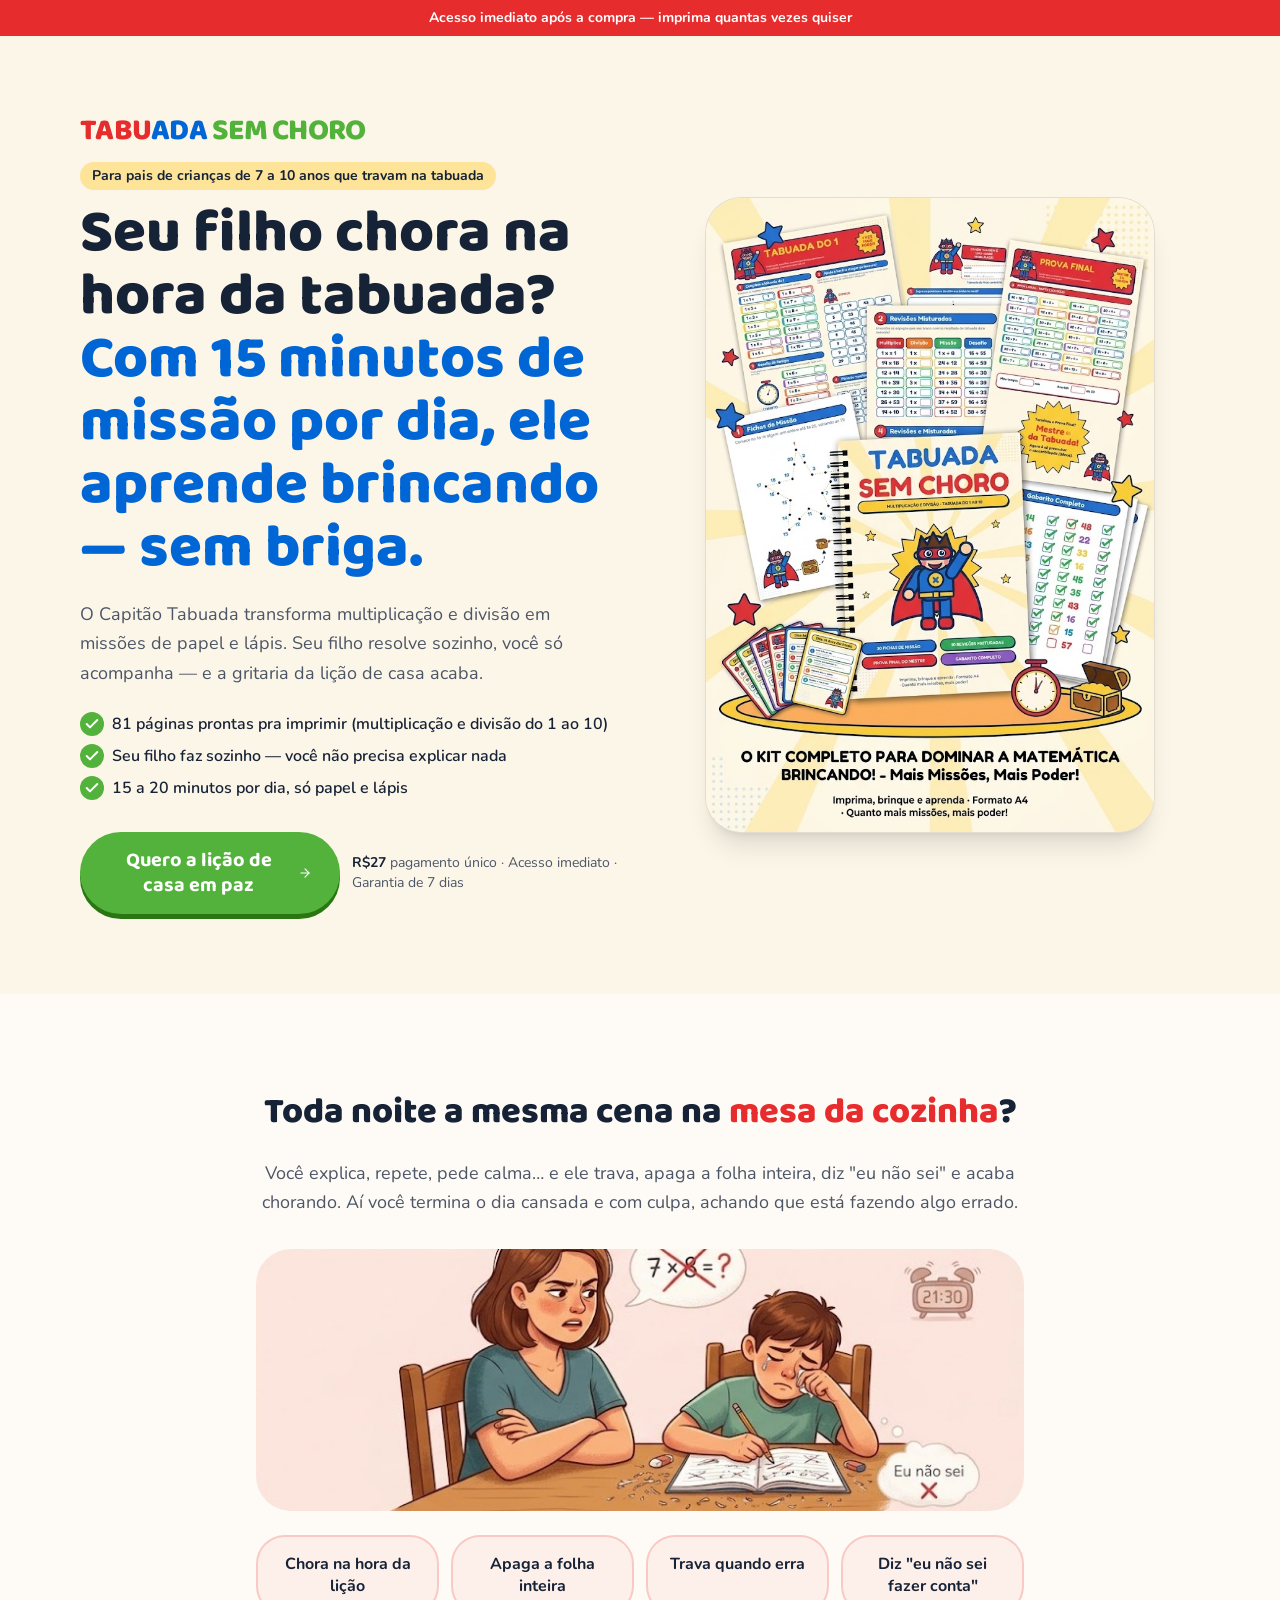
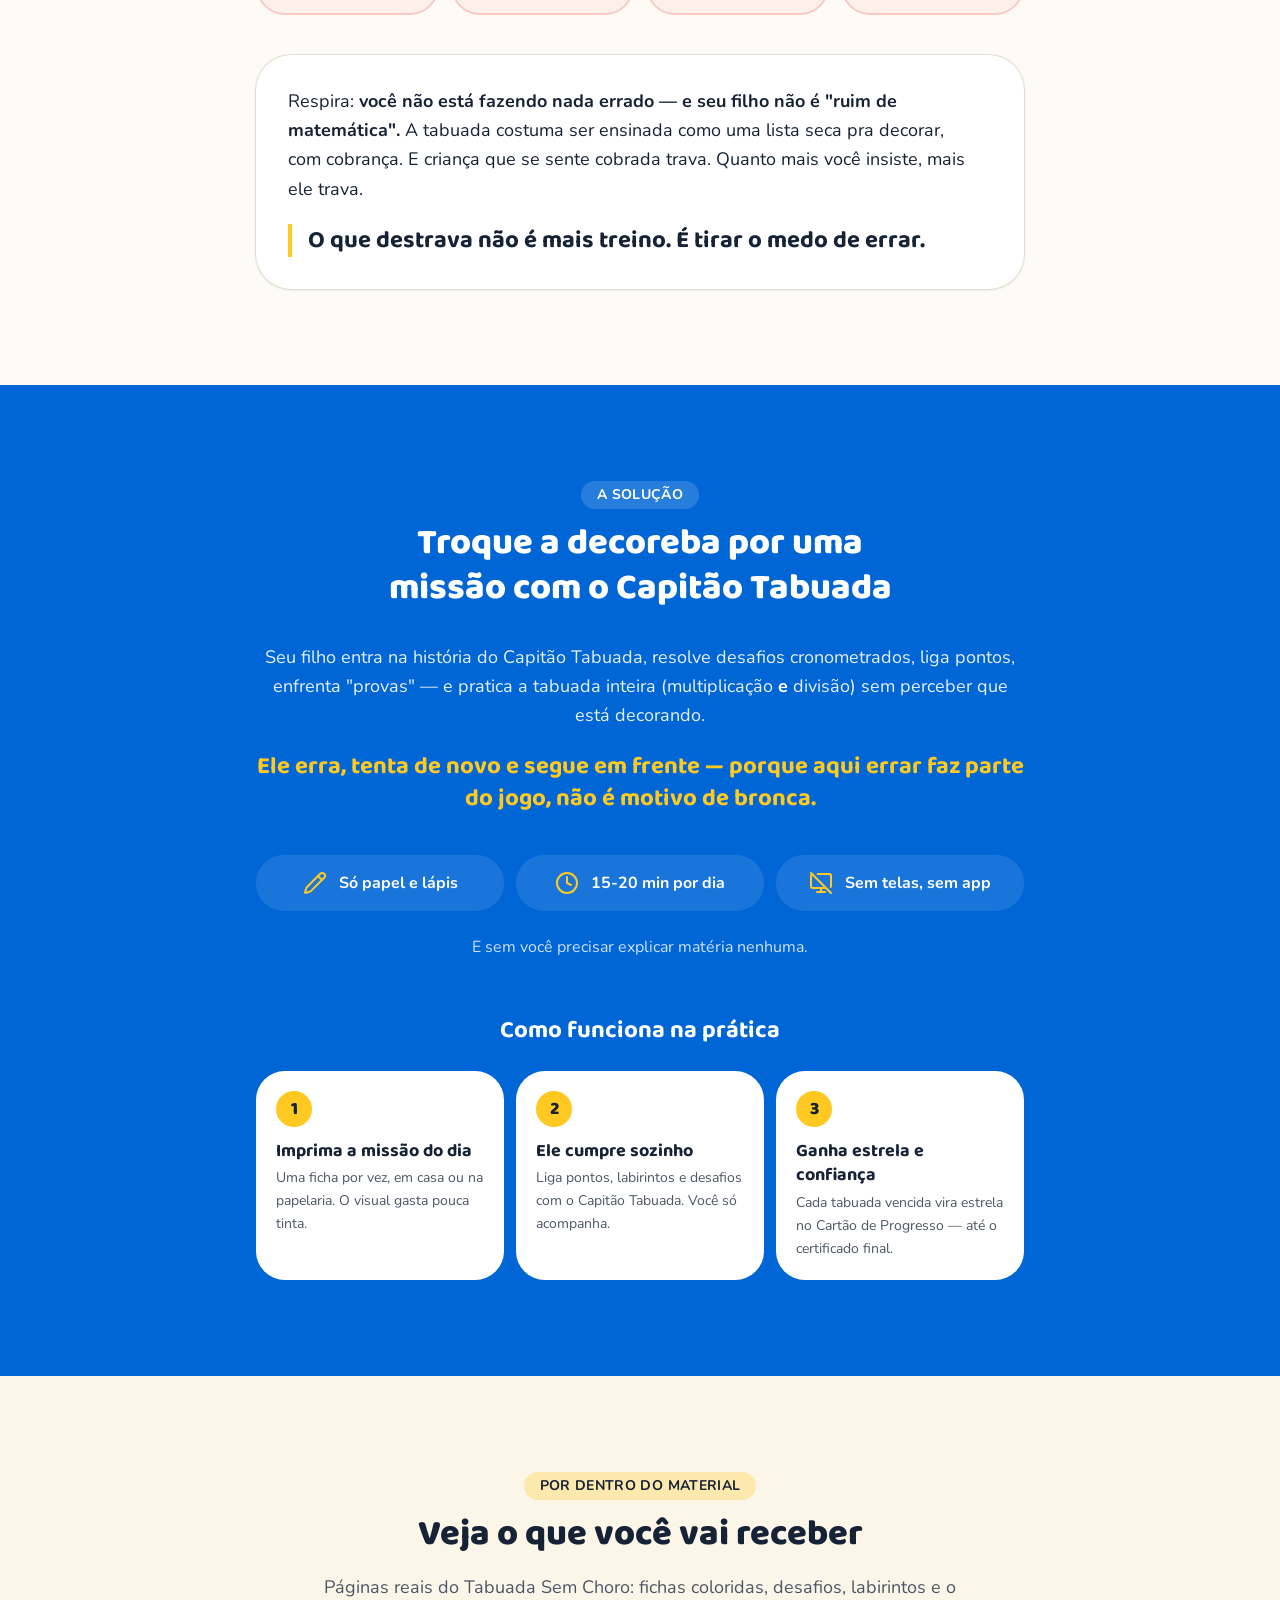
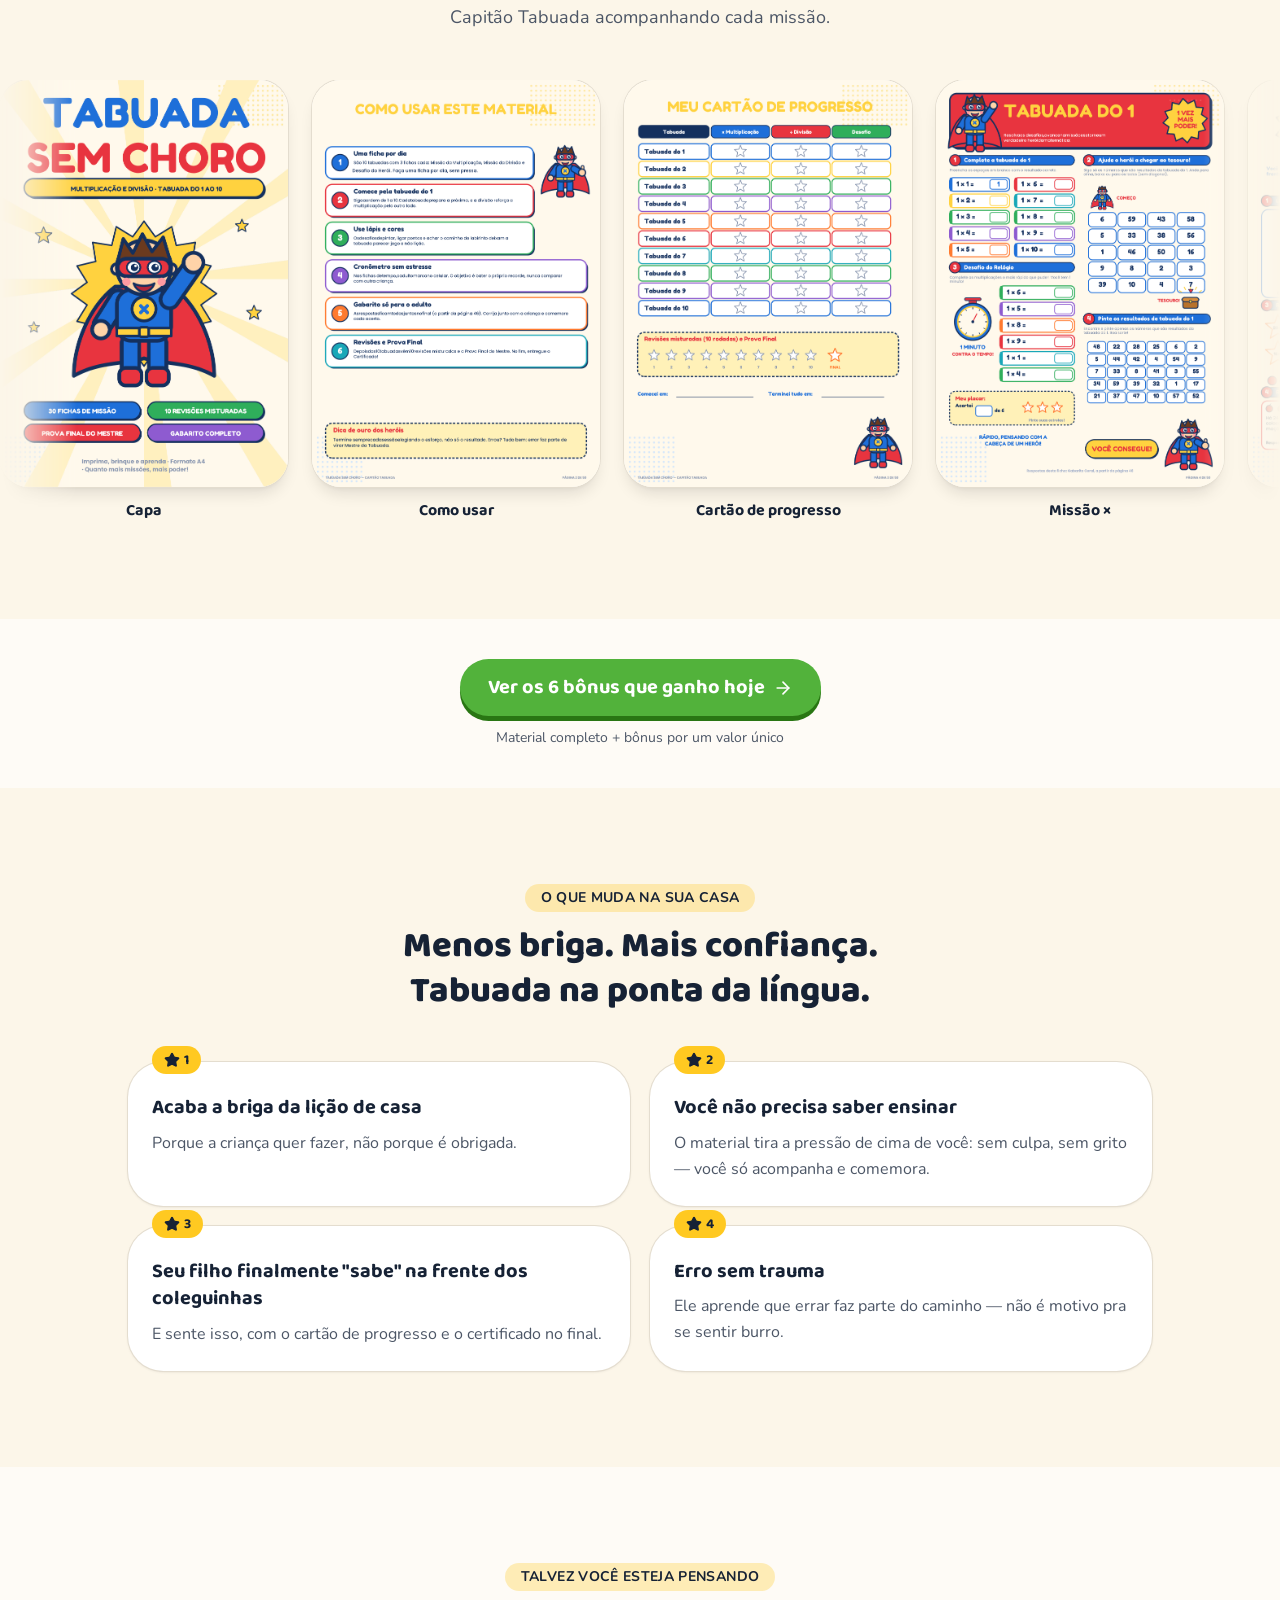
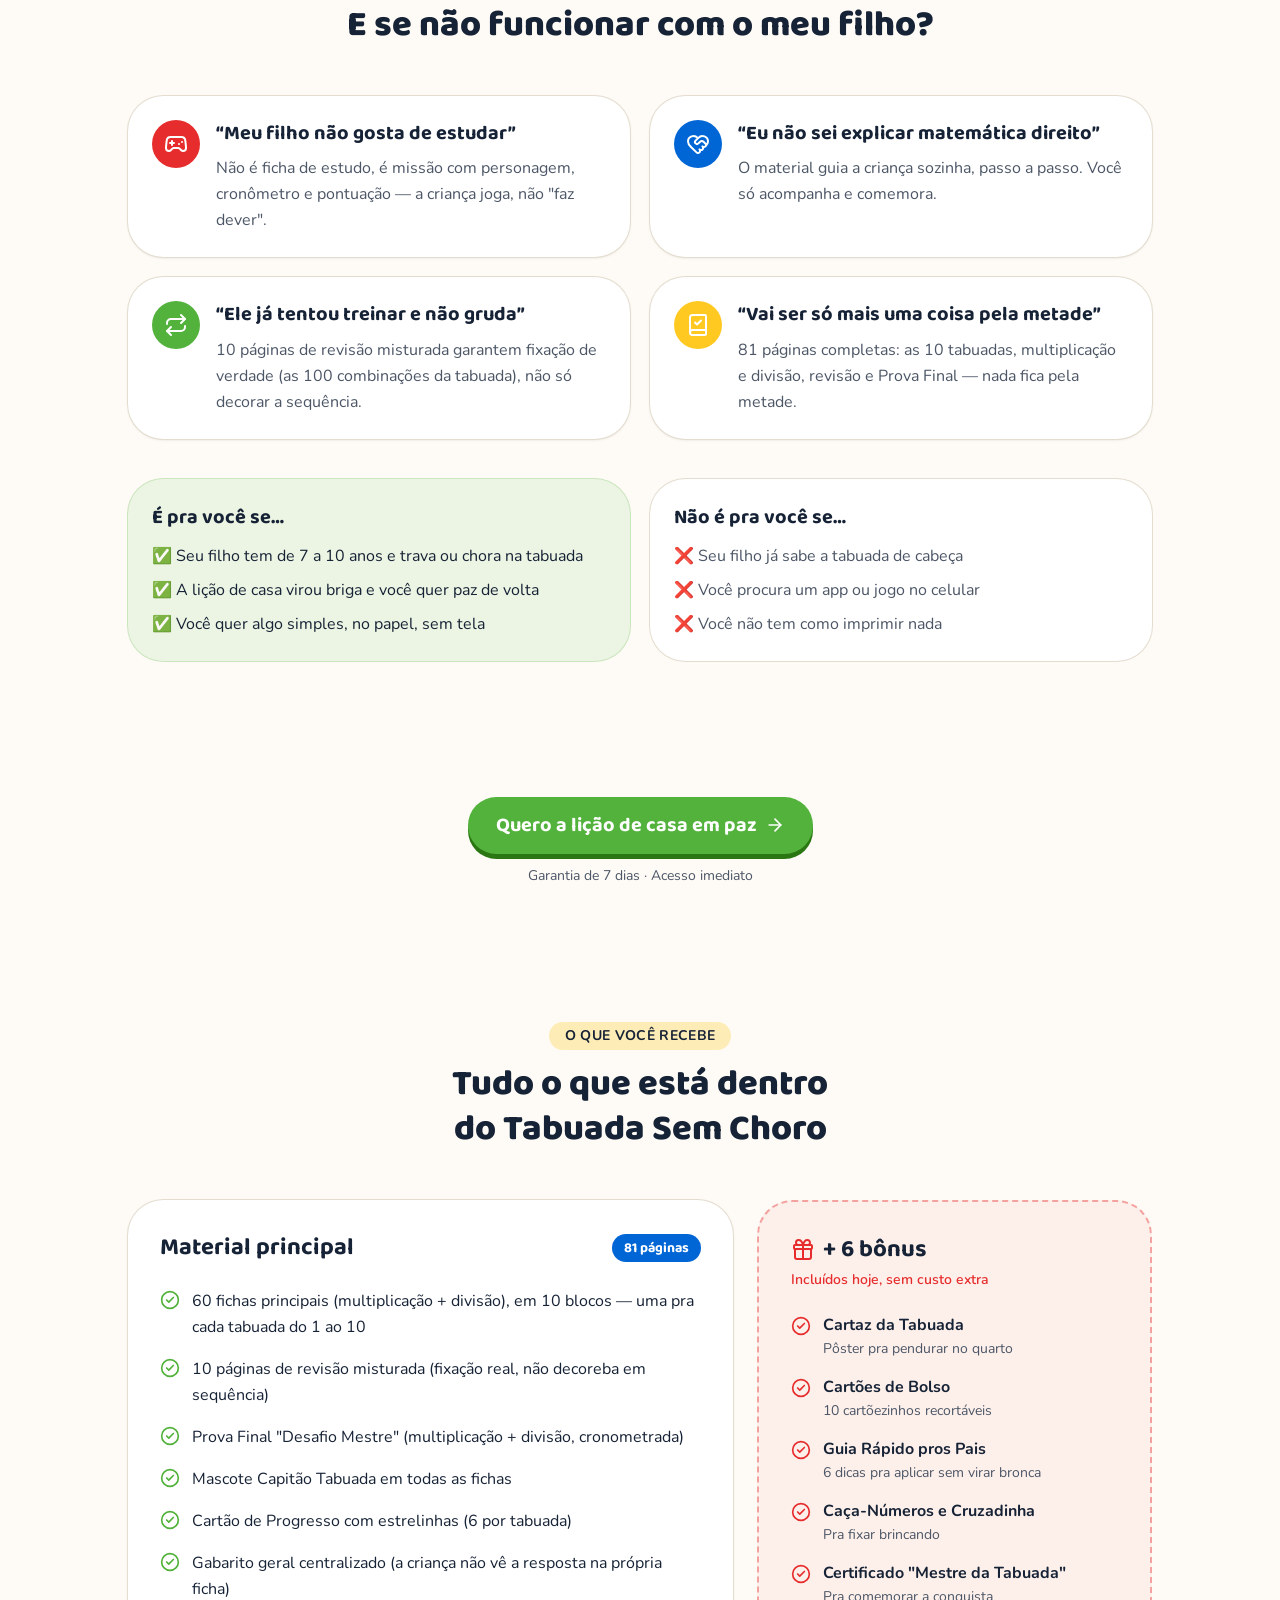
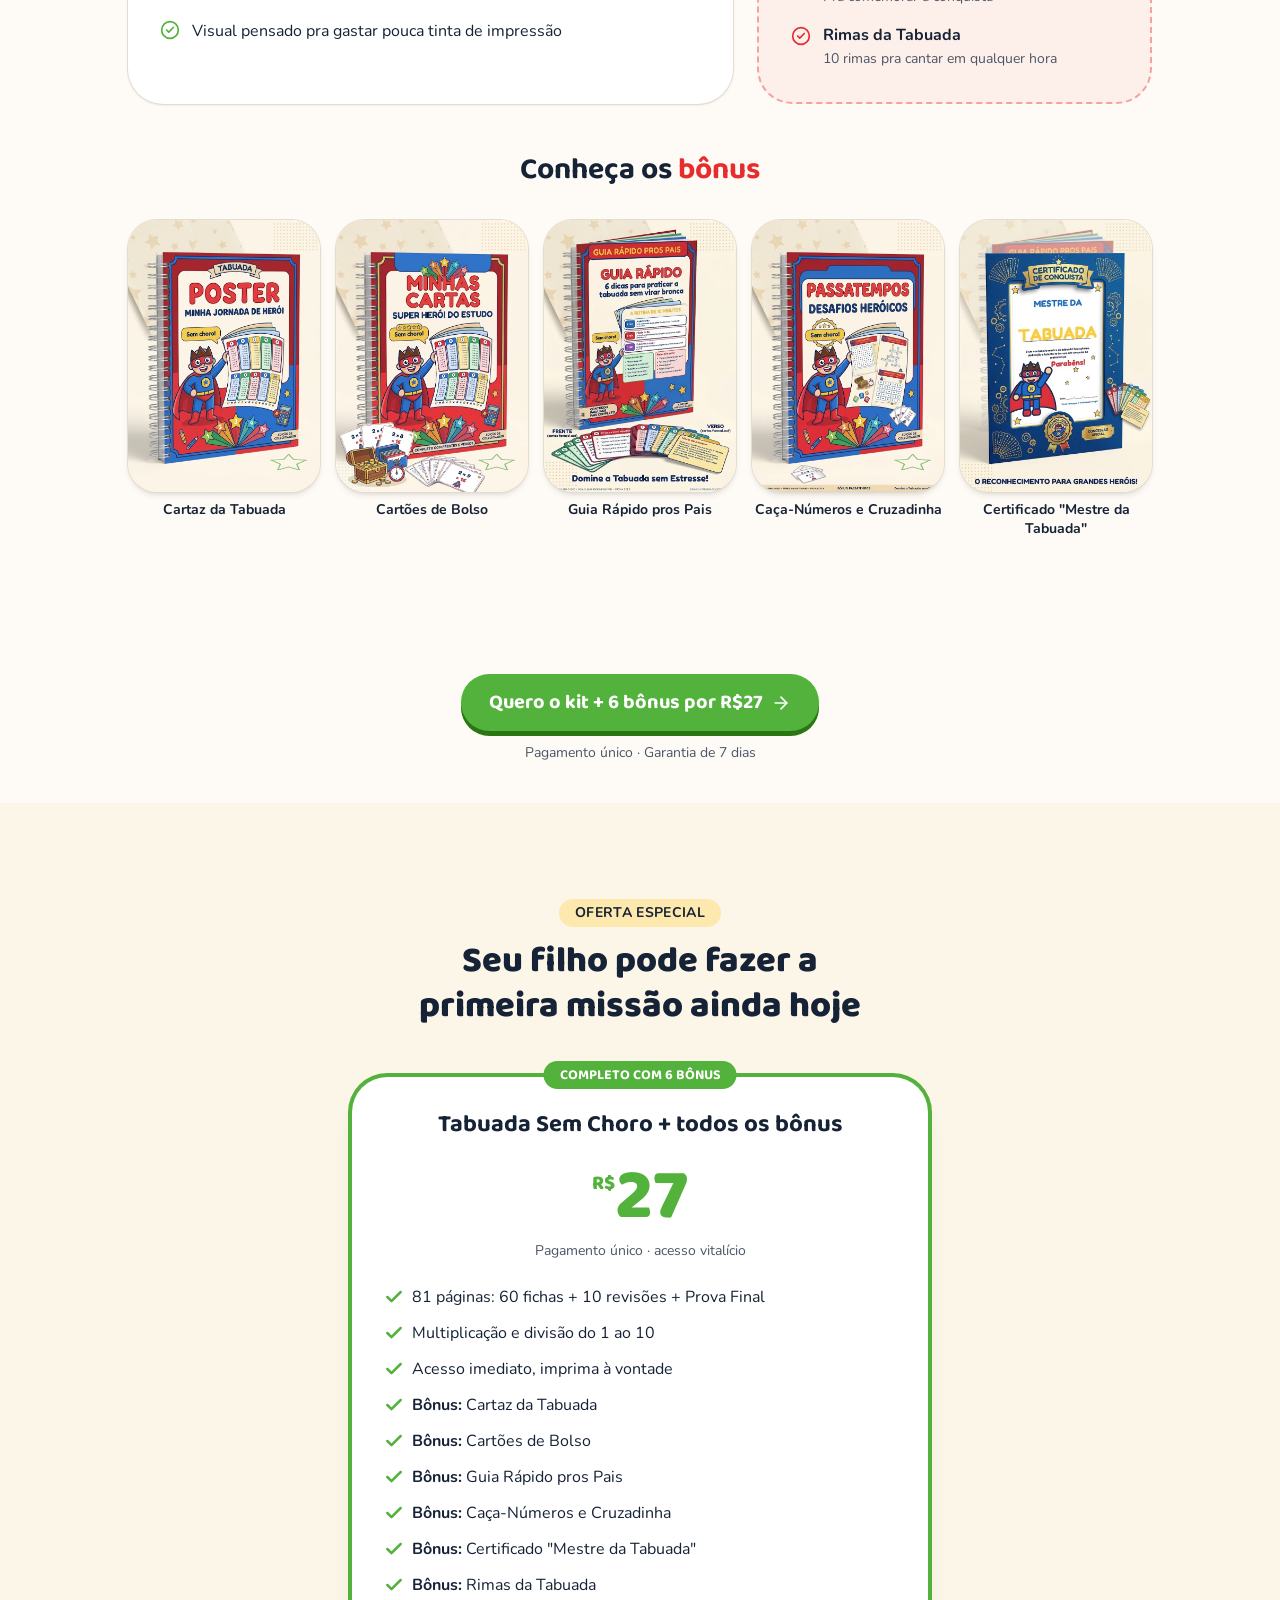
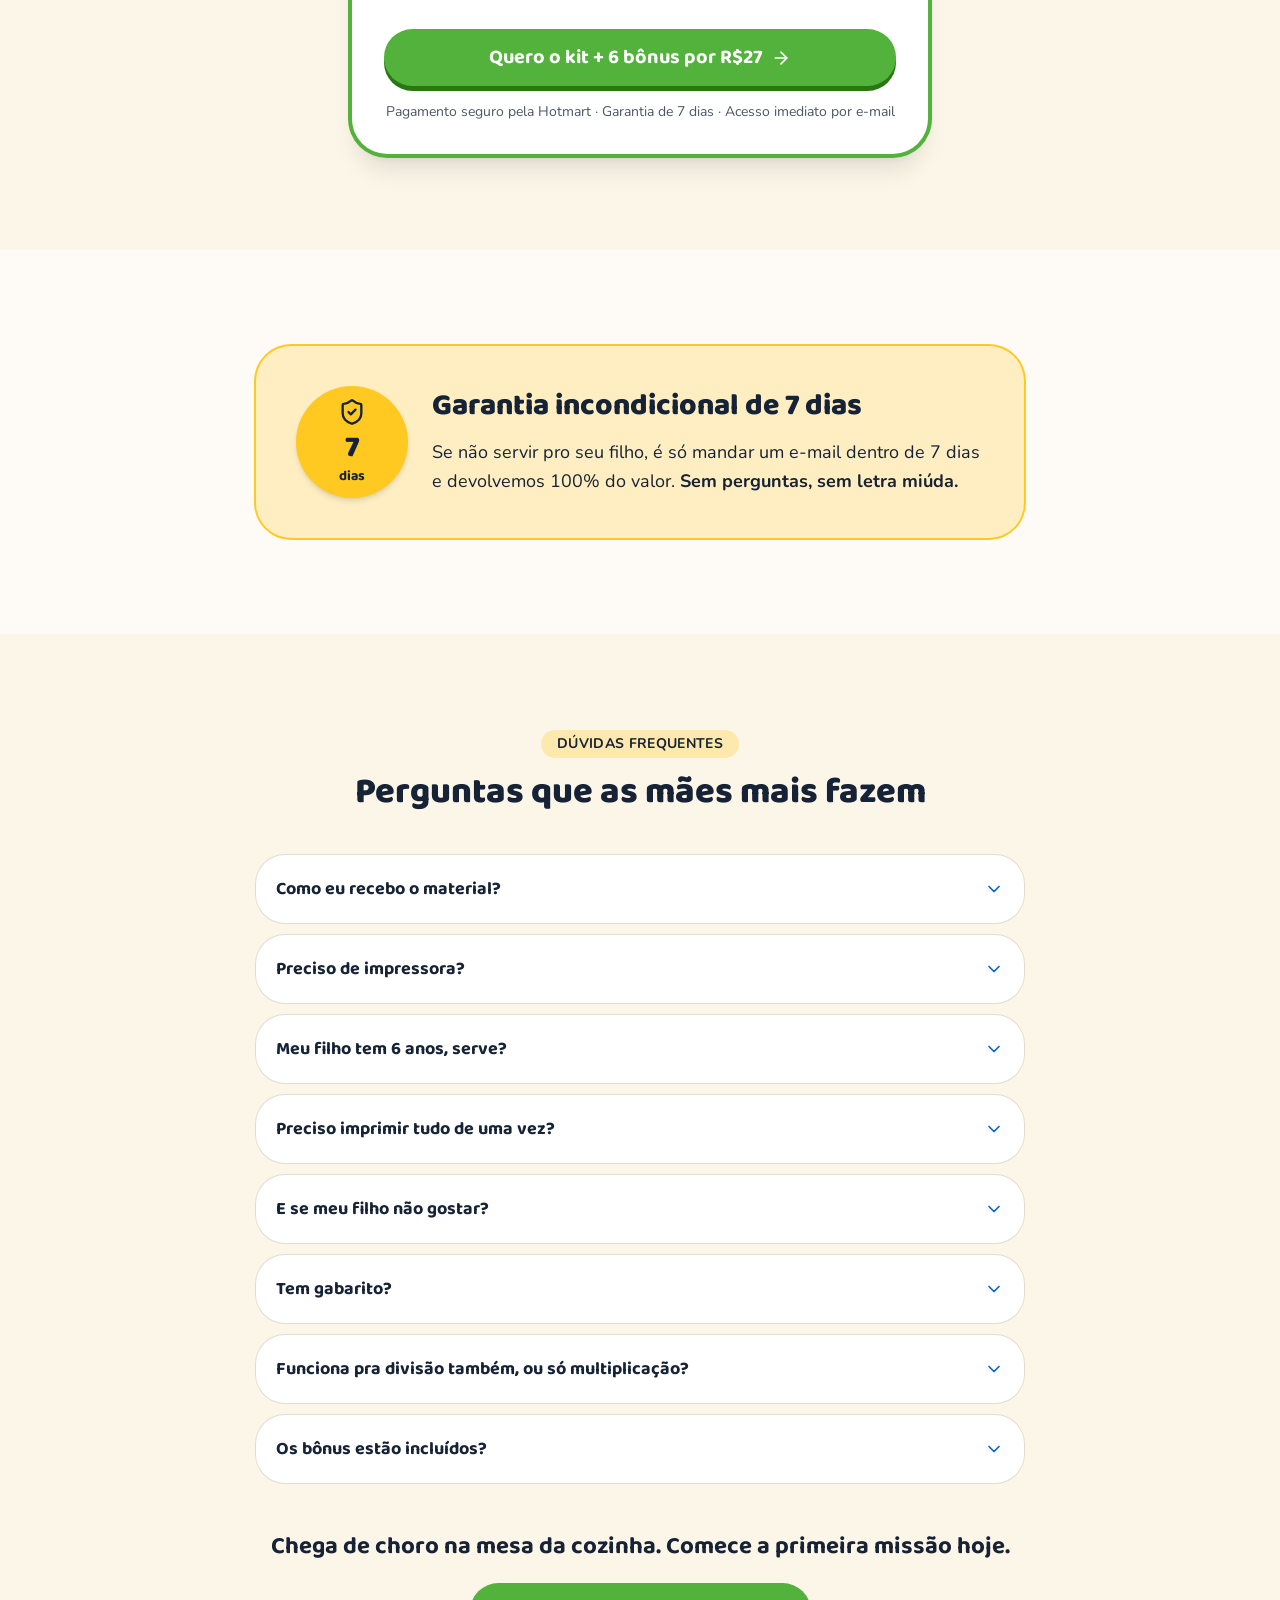
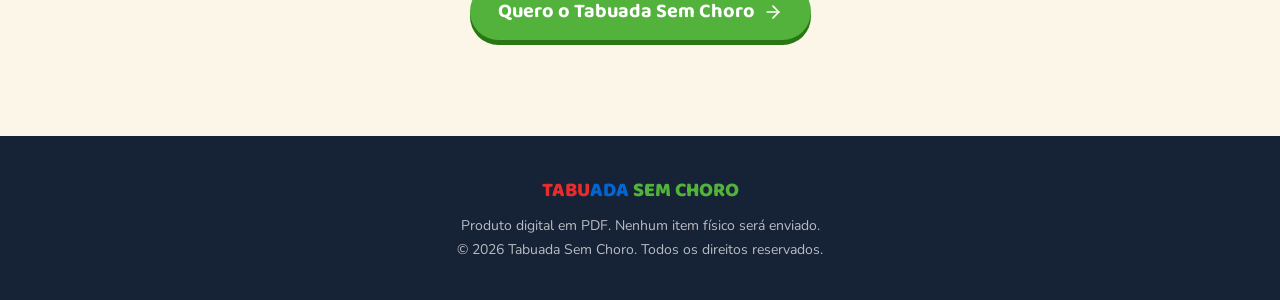
<file: index.html>
<!DOCTYPE html><html lang="pt-BR"><head><meta charSet="utf-8"/><meta name="viewport" content="width=device-width, initial-scale=1"/><link rel="preload" as="image" href="/images/kit-completo.jpg"/><link rel="preload" href="/images/problema-cena.jpg" as="image"/><link rel="stylesheet" href="/_next/static/chunks/0vvbtt8kzqej7.css" data-precedence="next"/><link rel="preload" as="script" fetchPriority="low" href="/_next/static/chunks/31qp8jfkw0x2h.js"/><script src="/_next/static/chunks/18pabp52bbmeb.js" async=""></script><script src="/_next/static/chunks/216iyidhmrh3u.js" async=""></script><script src="/_next/static/chunks/turbopack-3-ry682tkyiqk.js" async=""></script><script src="/_next/static/chunks/0umf92h1sb77c.js" async=""></script><script src="/_next/static/chunks/21-smbb9ty_z-.js" async=""></script><link rel="preload" href="https://fonts.googleapis.com/css2?family=Baloo+2:wght@600;700;800&amp;family=Nunito:wght@400;600;700;800&amp;display=swap" as="style"/><meta name="theme-color" content="#2f6fd6"/><meta name="color-scheme" content="light"/><title>Tabuada Sem Choro — Acabe com o choro na lição de tabuada</title><meta name="description" content="81 páginas ilustradas com o Capitão Tabuada: multiplicação e divisão do 1 ao 10 em formato de missão, para crianças de 7 a 10 anos. Sem choro, sem grito, sem decoreba."/><meta property="og:title" content="Tabuada Sem Choro"/><meta property="og:description" content="Seu filho aprende a tabuada brincando — sem choro, sem grito, sem decoreba."/><meta property="og:locale" content="pt_BR"/><meta property="og:image" content="http://localhost:3000/images/tabuada-mockup.jpeg"/><meta name="twitter:card" content="summary_large_image"/><meta name="twitter:title" content="Tabuada Sem Choro"/><meta name="twitter:description" content="Seu filho aprende a tabuada brincando — sem choro, sem grito, sem decoreba."/><meta name="twitter:image" content="http://localhost:3000/images/tabuada-mockup.jpeg"/><link rel="icon" href="/icon-light-32x32.png" media="(prefers-color-scheme: light)"/><link rel="icon" href="/icon-dark-32x32.png" media="(prefers-color-scheme: dark)"/><link rel="icon" href="/icon.svg" type="image/svg+xml"/><link rel="apple-touch-icon" href="/apple-icon.png"/><link rel="preconnect" href="https://fonts.googleapis.com"/><link rel="preconnect" href="https://fonts.gstatic.com" crossorigin=""/><link href="https://fonts.googleapis.com/css2?family=Baloo+2:wght@600;700;800&amp;family=Nunito:wght@400;600;700;800&amp;display=swap" rel="stylesheet"/><script>!function(f,b,e,v,n,t,s){if(f.fbq)return;n=f.fbq=function(){n.callMethod?n.callMethod.apply(n,arguments):n.queue.push(arguments)};if(!f._fbq)f._fbq=n;n.push=n;n.loaded=!0;n.version='2.0';n.queue=[];t=b.createElement(e);t.async=!0;t.src=v;s=b.getElementsByTagName(e)[0];s.parentNode.insertBefore(t,s)}(window,document,'script','https://connect.facebook.net/en_US/fbevents.js');fbq('init','1109818678482541');fbq('track','PageView');</script><noscript><img height="1" width="1" style="display:none" src="https://www.facebook.com/tr?id=1109818678482541&amp;ev=PageView&amp;noscript=1" alt=""/></noscript><script src="/_next/static/chunks/0cz1d0mv5g_q7.js" noModule=""></script></head><body class="antialiased"><div hidden=""><!--$--><!--/$--></div><main><section class="relative overflow-hidden bg-cream" aria-labelledby="hero-title"><div class="bg-brand-red px-4 py-2 text-center text-sm font-bold text-white">Acesso imediato após a compra — imprima quantas vezes quiser</div><div class="mx-auto grid max-w-6xl items-center gap-10 px-4 py-12 md:grid-cols-2 md:py-20"><div class="order-2 md:order-1"><p class="mb-4 font-display text-2xl font-extrabold leading-none tracking-tight md:text-3xl"><span class="text-brand-red">TABU</span><span class="text-brand-blue">ADA</span> <span class="text-brand-green">SEM CHORO</span></p><p class="mb-3 inline-block rounded-full bg-brand-yellow/40 px-3 py-1 text-sm font-bold">Para pais de crianças de 7 a 10 anos que travam na tabuada</p><h1 id="hero-title" class="text-balance font-display text-4xl font-extrabold leading-[1.05] text-foreground md:text-5xl lg:text-6xl">Seu filho chora na hora da tabuada?<!-- --> <span class="text-brand-blue">Com 15 minutos de missão por dia, ele aprende brincando — sem briga.</span></h1><p class="mt-5 text-pretty text-lg leading-relaxed text-muted-foreground">O Capitão Tabuada transforma multiplicação e divisão em missões de papel e lápis. Seu filho resolve sozinho, você só acompanha — e a gritaria da lição de casa acaba.</p><ul class="mt-6 flex flex-col gap-2"><li class="flex items-center gap-2 font-semibold"><span class="flex size-6 shrink-0 items-center justify-center rounded-full bg-brand-green text-white"><svg xmlns="http://www.w3.org/2000/svg" width="24" height="24" viewBox="0 0 24 24" fill="none" stroke="currentColor" stroke-width="3" stroke-linecap="round" stroke-linejoin="round" class="lucide lucide-check size-4" aria-hidden="true"><path d="M20 6 9 17l-5-5"></path></svg></span>81 páginas prontas pra imprimir (multiplicação e divisão do 1 ao 10)</li><li class="flex items-center gap-2 font-semibold"><span class="flex size-6 shrink-0 items-center justify-center rounded-full bg-brand-green text-white"><svg xmlns="http://www.w3.org/2000/svg" width="24" height="24" viewBox="0 0 24 24" fill="none" stroke="currentColor" stroke-width="3" stroke-linecap="round" stroke-linejoin="round" class="lucide lucide-check size-4" aria-hidden="true"><path d="M20 6 9 17l-5-5"></path></svg></span>Seu filho faz sozinho — você não precisa explicar nada</li><li class="flex items-center gap-2 font-semibold"><span class="flex size-6 shrink-0 items-center justify-center rounded-full bg-brand-green text-white"><svg xmlns="http://www.w3.org/2000/svg" width="24" height="24" viewBox="0 0 24 24" fill="none" stroke="currentColor" stroke-width="3" stroke-linecap="round" stroke-linejoin="round" class="lucide lucide-check size-4" aria-hidden="true"><path d="M20 6 9 17l-5-5"></path></svg></span>15 a 20 minutos por dia, só papel e lápis</li></ul><div class="mt-8 flex flex-col gap-3 sm:flex-row sm:items-center"><a href="https://pay.hotmart.com/U108233030L?checkoutMode=10" class="group inline-flex items-center justify-center gap-2 rounded-full px-7 py-4 text-center font-display text-lg font-bold leading-tight transition-transform focus-visible:outline-none focus-visible:ring-4 focus-visible:ring-ring/40 active:translate-y-0.5 md:text-xl bg-brand-green text-white shadow-[0_5px_0_0_oklch(0.5_0.15_140)] hover:-translate-y-0.5">Quero a lição de casa em paz<svg xmlns="http://www.w3.org/2000/svg" width="24" height="24" viewBox="0 0 24 24" fill="none" stroke="currentColor" stroke-width="2" stroke-linecap="round" stroke-linejoin="round" class="lucide lucide-arrow-right size-5 transition-transform group-hover:translate-x-1" aria-hidden="true"><path d="M5 12h14"></path><path d="m12 5 7 7-7 7"></path></svg></a><p class="text-sm text-muted-foreground"><strong class="text-foreground">R$27</strong> pagamento único · Acesso imediato · Garantia de 7 dias</p></div></div><div class="order-1 md:order-2"><div class="relative mx-auto aspect-[723/1024] w-full max-w-md overflow-hidden rounded-3xl shadow-xl ring-1 ring-border"><img alt="Kit completo Tabuada Sem Choro: caderno com o Capitão Tabuada, fichas de missão, prova final, gabarito e cartões" decoding="async" data-nimg="fill" class="object-cover" style="position:absolute;height:100%;width:100%;left:0;top:0;right:0;bottom:0;color:transparent" src="/images/kit-completo.jpg"/></div></div></div></section><section class="px-4 py-16 md:py-24" aria-labelledby="problem-title"><div class="mx-auto max-w-3xl"><h2 id="problem-title" class="text-balance text-center font-display text-3xl font-extrabold leading-tight md:text-4xl">Toda noite a mesma cena na <span class="text-brand-red">mesa da cozinha</span>?</h2><p class="mt-6 text-pretty text-center text-lg leading-relaxed text-muted-foreground">Você explica, repete, pede calma… e ele trava, apaga a folha inteira, diz &quot;eu não sei&quot; e acaba chorando. Aí você termina o dia cansada e com culpa, achando que está fazendo algo errado.</p><img src="/images/problema-cena.jpg" alt="Mãe de braços cruzados ao lado do filho chorando sobre o caderno de tabuada" class="mt-8 w-full rounded-3xl"/><ul class="mt-6 grid grid-cols-2 gap-3 md:grid-cols-4"><li class="rounded-2xl border-2 border-brand-red/20 bg-brand-red/5 p-4 text-center font-bold leading-snug">Chora na hora da lição</li><li class="rounded-2xl border-2 border-brand-red/20 bg-brand-red/5 p-4 text-center font-bold leading-snug">Apaga a folha inteira</li><li class="rounded-2xl border-2 border-brand-red/20 bg-brand-red/5 p-4 text-center font-bold leading-snug">Trava quando erra</li><li class="rounded-2xl border-2 border-brand-red/20 bg-brand-red/5 p-4 text-center font-bold leading-snug">Diz &quot;eu não sei fazer conta&quot;</li></ul><div class="mt-10 rounded-3xl bg-card p-6 shadow-sm ring-1 ring-border md:p-8"><p class="text-pretty text-lg leading-relaxed">Respira: <strong>você não está fazendo nada errado — e seu filho não é &quot;ruim de matemática&quot;.</strong> A tabuada costuma ser ensinada como uma lista seca pra decorar, com cobrança. E criança que se sente cobrada trava. Quanto mais você insiste, mais ele trava.</p><p class="mt-5 border-l-4 border-brand-yellow pl-4 font-display text-2xl font-bold leading-snug">O que destrava não é mais treino. É tirar o medo de errar.</p></div></div></section><section class="bg-brand-blue px-4 py-16 text-white md:py-24" aria-labelledby="solution-title"><div class="mx-auto max-w-3xl"><div class="mx-auto max-w-2xl text-center"><p class="mb-3 inline-block rounded-full px-4 py-1 text-sm font-bold uppercase tracking-wide bg-white/15 text-white">A solução</p><h2 id="solution-title" class="text-balance font-display text-3xl font-extrabold leading-tight md:text-4xl text-white">Troque a decoreba por uma missão com o Capitão Tabuada</h2></div><div class="mt-8 flex flex-col gap-5 text-pretty text-center text-lg leading-relaxed text-white/90"><p>Seu filho entra na história do Capitão Tabuada, resolve desafios cronometrados, liga pontos, enfrenta &quot;provas&quot; — e pratica a tabuada inteira (multiplicação <strong class="text-white">e</strong> <!-- -->divisão) sem perceber que está decorando.</p><p class="font-display text-xl font-bold text-brand-yellow md:text-2xl">Ele erra, tenta de novo e segue em frente — porque aqui errar faz parte do jogo, não é motivo de bronca.</p></div><ul class="mt-10 grid gap-3 sm:grid-cols-3"><li class="flex items-center justify-center gap-3 rounded-2xl bg-white/10 px-4 py-4 font-bold"><svg xmlns="http://www.w3.org/2000/svg" width="24" height="24" viewBox="0 0 24 24" fill="none" stroke="currentColor" stroke-width="2" stroke-linecap="round" stroke-linejoin="round" class="lucide lucide-pencil size-6 text-brand-yellow" aria-hidden="true"><path d="M21.174 6.812a1 1 0 0 0-3.986-3.987L3.842 16.174a2 2 0 0 0-.5.83l-1.321 4.352a.5.5 0 0 0 .623.622l4.353-1.32a2 2 0 0 0 .83-.497z"></path><path d="m15 5 4 4"></path></svg>Só papel e lápis</li><li class="flex items-center justify-center gap-3 rounded-2xl bg-white/10 px-4 py-4 font-bold"><svg xmlns="http://www.w3.org/2000/svg" width="24" height="24" viewBox="0 0 24 24" fill="none" stroke="currentColor" stroke-width="2" stroke-linecap="round" stroke-linejoin="round" class="lucide lucide-clock size-6 text-brand-yellow" aria-hidden="true"><circle cx="12" cy="12" r="10"></circle><path d="M12 6v6l4 2"></path></svg>15-20 min por dia</li><li class="flex items-center justify-center gap-3 rounded-2xl bg-white/10 px-4 py-4 font-bold"><svg xmlns="http://www.w3.org/2000/svg" width="24" height="24" viewBox="0 0 24 24" fill="none" stroke="currentColor" stroke-width="2" stroke-linecap="round" stroke-linejoin="round" class="lucide lucide-monitor-off size-6 text-brand-yellow" aria-hidden="true"><path d="M12 17v4"></path><path d="M17 17H4a2 2 0 0 1-2-2V5a2 2 0 0 1 1.184-1.826"></path><path d="m2 2 20 20"></path><path d="M8 21h8"></path><path d="M8.656 3H20a2 2 0 0 1 2 2v10a2 2 0 0 1-.293 1.042"></path></svg>Sem telas, sem app</li></ul><p class="mt-6 text-center text-white/80">E sem você precisar explicar matéria nenhuma.</p><h3 class="mt-14 text-center font-display text-2xl font-bold">Como funciona na prática</h3><ol class="mt-6 grid gap-3 sm:grid-cols-3"><li class="rounded-2xl bg-white p-5 text-foreground"><span class="flex size-9 items-center justify-center rounded-full bg-brand-yellow font-display text-lg font-extrabold">1</span><p class="mt-3 font-display text-lg font-bold leading-snug">Imprima a missão do dia</p><p class="mt-1 text-sm leading-relaxed text-muted-foreground">Uma ficha por vez, em casa ou na papelaria. O visual gasta pouca tinta.</p></li><li class="rounded-2xl bg-white p-5 text-foreground"><span class="flex size-9 items-center justify-center rounded-full bg-brand-yellow font-display text-lg font-extrabold">2</span><p class="mt-3 font-display text-lg font-bold leading-snug">Ele cumpre sozinho</p><p class="mt-1 text-sm leading-relaxed text-muted-foreground">Liga pontos, labirintos e desafios com o Capitão Tabuada. Você só acompanha.</p></li><li class="rounded-2xl bg-white p-5 text-foreground"><span class="flex size-9 items-center justify-center rounded-full bg-brand-yellow font-display text-lg font-extrabold">3</span><p class="mt-3 font-display text-lg font-bold leading-snug">Ganha estrela e confiança</p><p class="mt-1 text-sm leading-relaxed text-muted-foreground">Cada tabuada vencida vira estrela no Cartão de Progresso — até o certificado final.</p></li></ol></div></section><section class="overflow-hidden bg-cream py-16 md:py-24" aria-labelledby="preview-title"><div class="mx-auto max-w-5xl px-4"><div class="mx-auto max-w-2xl text-center"><p class="mb-3 inline-block rounded-full px-4 py-1 text-sm font-bold uppercase tracking-wide bg-brand-yellow/30 text-foreground">Por dentro do material</p><h2 id="preview-title" class="text-balance font-display text-3xl font-extrabold leading-tight md:text-4xl text-foreground">Veja o que você vai receber</h2></div><p class="mx-auto mt-4 max-w-2xl text-pretty text-center text-lg leading-relaxed text-muted-foreground">Páginas reais do Tabuada Sem Choro: fichas coloridas, desafios, labirintos e o Capitão Tabuada acompanhando cada missão.</p></div><div class="group relative mt-12 [mask-image:linear-gradient(to_right,transparent,black_6%,black_94%,transparent)]"><ul class="flex w-max animate-marquee gap-6 group-hover:[animation-play-state:paused] motion-reduce:animate-none"><li class="w-56 shrink-0 md:w-72"><figure class="flex flex-col gap-3"><div class="relative aspect-[1414/2000] overflow-hidden rounded-2xl bg-card shadow-lg ring-1 ring-border transition-transform duration-300 hover:-translate-y-1 hover:rotate-1"><img alt="Capa do material Tabuada Sem Choro" loading="lazy" decoding="async" data-nimg="fill" class="object-cover" style="position:absolute;height:100%;width:100%;left:0;top:0;right:0;bottom:0;color:transparent" src="/images/pagina-capa.png"/></div><figcaption class="text-center font-display text-base font-bold text-foreground">Capa</figcaption></figure></li><li class="w-56 shrink-0 md:w-72"><figure class="flex flex-col gap-3"><div class="relative aspect-[1414/2000] overflow-hidden rounded-2xl bg-card shadow-lg ring-1 ring-border transition-transform duration-300 hover:-translate-y-1 hover:rotate-1"><img alt="Página Como usar este material" loading="lazy" decoding="async" data-nimg="fill" class="object-cover" style="position:absolute;height:100%;width:100%;left:0;top:0;right:0;bottom:0;color:transparent" src="/images/pagina-como-usar.png"/></div><figcaption class="text-center font-display text-base font-bold text-foreground">Como usar</figcaption></figure></li><li class="w-56 shrink-0 md:w-72"><figure class="flex flex-col gap-3"><div class="relative aspect-[1414/2000] overflow-hidden rounded-2xl bg-card shadow-lg ring-1 ring-border transition-transform duration-300 hover:-translate-y-1 hover:rotate-1"><img alt="Cartão de progresso com estrelinhas" loading="lazy" decoding="async" data-nimg="fill" class="object-cover" style="position:absolute;height:100%;width:100%;left:0;top:0;right:0;bottom:0;color:transparent" src="/images/pagina-progresso.png"/></div><figcaption class="text-center font-display text-base font-bold text-foreground">Cartão de progresso</figcaption></figure></li><li class="w-56 shrink-0 md:w-72"><figure class="flex flex-col gap-3"><div class="relative aspect-[1414/2000] overflow-hidden rounded-2xl bg-card shadow-lg ring-1 ring-border transition-transform duration-300 hover:-translate-y-1 hover:rotate-1"><img alt="Ficha Missão Multiplicação da tabuada do 1" loading="lazy" decoding="async" data-nimg="fill" class="object-cover" style="position:absolute;height:100%;width:100%;left:0;top:0;right:0;bottom:0;color:transparent" src="/images/pagina-tabuada-1.png"/></div><figcaption class="text-center font-display text-base font-bold text-foreground">Missão ×</figcaption></figure></li><li class="w-56 shrink-0 md:w-72"><figure class="flex flex-col gap-3"><div class="relative aspect-[1414/2000] overflow-hidden rounded-2xl bg-card shadow-lg ring-1 ring-border transition-transform duration-300 hover:-translate-y-1 hover:rotate-1"><img alt="Ficha Missão Divisão com ligue os pontos" loading="lazy" decoding="async" data-nimg="fill" class="object-cover" style="position:absolute;height:100%;width:100%;left:0;top:0;right:0;bottom:0;color:transparent" src="/images/pagina-divisao.png"/></div><figcaption class="text-center font-display text-base font-bold text-foreground">Missão ÷</figcaption></figure></li><li class="w-56 shrink-0 md:w-72"><figure class="flex flex-col gap-3"><div class="relative aspect-[1414/2000] overflow-hidden rounded-2xl bg-card shadow-lg ring-1 ring-border transition-transform duration-300 hover:-translate-y-1 hover:rotate-1"><img alt="Ficha Desafio do Herói da tabuada do 1" loading="lazy" decoding="async" data-nimg="fill" class="object-cover" style="position:absolute;height:100%;width:100%;left:0;top:0;right:0;bottom:0;color:transparent" src="/images/pagina-desafio-1.png"/></div><figcaption class="text-center font-display text-base font-bold text-foreground">Desafio do Herói</figcaption></figure></li><li class="w-56 shrink-0 md:w-72"><figure class="flex flex-col gap-3"><div class="relative aspect-[1414/2000] overflow-hidden rounded-2xl bg-card shadow-lg ring-1 ring-border transition-transform duration-300 hover:-translate-y-1 hover:rotate-1"><img alt="Ficha da tabuada do 5 com problemas do dia a dia" loading="lazy" decoding="async" data-nimg="fill" class="object-cover" style="position:absolute;height:100%;width:100%;left:0;top:0;right:0;bottom:0;color:transparent" src="/images/pagina-tabuada-5.png"/></div><figcaption class="text-center font-display text-base font-bold text-foreground">Tabuada do 5</figcaption></figure></li><li class="w-56 shrink-0 md:w-72"><figure class="flex flex-col gap-3"><div class="relative aspect-[1414/2000] overflow-hidden rounded-2xl bg-card shadow-lg ring-1 ring-border transition-transform duration-300 hover:-translate-y-1 hover:rotate-1"><img alt="Prova Final do Mestre da Tabuada" loading="lazy" decoding="async" data-nimg="fill" class="object-cover" style="position:absolute;height:100%;width:100%;left:0;top:0;right:0;bottom:0;color:transparent" src="/images/pagina-prova-final.png"/></div><figcaption class="text-center font-display text-base font-bold text-foreground">Prova Final</figcaption></figure></li><li class="w-56 shrink-0 md:w-72"><figure class="flex flex-col gap-3"><div class="relative aspect-[1414/2000] overflow-hidden rounded-2xl bg-card shadow-lg ring-1 ring-border transition-transform duration-300 hover:-translate-y-1 hover:rotate-1"><img alt="Gabarito geral para o adulto" loading="lazy" decoding="async" data-nimg="fill" class="object-cover" style="position:absolute;height:100%;width:100%;left:0;top:0;right:0;bottom:0;color:transparent" src="/images/pagina-gabarito.png"/></div><figcaption class="text-center font-display text-base font-bold text-foreground">Gabarito</figcaption></figure></li><li class="w-56 shrink-0 md:w-72"><figure class="flex flex-col gap-3"><div class="relative aspect-[1414/2000] overflow-hidden rounded-2xl bg-card shadow-lg ring-1 ring-border transition-transform duration-300 hover:-translate-y-1 hover:rotate-1"><img alt="Pôster da tabuada do 1 ao 10" loading="lazy" decoding="async" data-nimg="fill" class="object-cover" style="position:absolute;height:100%;width:100%;left:0;top:0;right:0;bottom:0;color:transparent" src="/images/pagina-poster.png"/></div><figcaption class="text-center font-display text-base font-bold text-foreground">Pôster bônus</figcaption></figure></li><li class="w-56 shrink-0 md:w-72" aria-hidden="true"><figure class="flex flex-col gap-3"><div class="relative aspect-[1414/2000] overflow-hidden rounded-2xl bg-card shadow-lg ring-1 ring-border transition-transform duration-300 hover:-translate-y-1 hover:rotate-1"><img alt="Capa do material Tabuada Sem Choro" loading="lazy" decoding="async" data-nimg="fill" class="object-cover" style="position:absolute;height:100%;width:100%;left:0;top:0;right:0;bottom:0;color:transparent" src="/images/pagina-capa.png"/></div><figcaption class="text-center font-display text-base font-bold text-foreground">Capa</figcaption></figure></li><li class="w-56 shrink-0 md:w-72" aria-hidden="true"><figure class="flex flex-col gap-3"><div class="relative aspect-[1414/2000] overflow-hidden rounded-2xl bg-card shadow-lg ring-1 ring-border transition-transform duration-300 hover:-translate-y-1 hover:rotate-1"><img alt="Página Como usar este material" loading="lazy" decoding="async" data-nimg="fill" class="object-cover" style="position:absolute;height:100%;width:100%;left:0;top:0;right:0;bottom:0;color:transparent" src="/images/pagina-como-usar.png"/></div><figcaption class="text-center font-display text-base font-bold text-foreground">Como usar</figcaption></figure></li><li class="w-56 shrink-0 md:w-72" aria-hidden="true"><figure class="flex flex-col gap-3"><div class="relative aspect-[1414/2000] overflow-hidden rounded-2xl bg-card shadow-lg ring-1 ring-border transition-transform duration-300 hover:-translate-y-1 hover:rotate-1"><img alt="Cartão de progresso com estrelinhas" loading="lazy" decoding="async" data-nimg="fill" class="object-cover" style="position:absolute;height:100%;width:100%;left:0;top:0;right:0;bottom:0;color:transparent" src="/images/pagina-progresso.png"/></div><figcaption class="text-center font-display text-base font-bold text-foreground">Cartão de progresso</figcaption></figure></li><li class="w-56 shrink-0 md:w-72" aria-hidden="true"><figure class="flex flex-col gap-3"><div class="relative aspect-[1414/2000] overflow-hidden rounded-2xl bg-card shadow-lg ring-1 ring-border transition-transform duration-300 hover:-translate-y-1 hover:rotate-1"><img alt="Ficha Missão Multiplicação da tabuada do 1" loading="lazy" decoding="async" data-nimg="fill" class="object-cover" style="position:absolute;height:100%;width:100%;left:0;top:0;right:0;bottom:0;color:transparent" src="/images/pagina-tabuada-1.png"/></div><figcaption class="text-center font-display text-base font-bold text-foreground">Missão ×</figcaption></figure></li><li class="w-56 shrink-0 md:w-72" aria-hidden="true"><figure class="flex flex-col gap-3"><div class="relative aspect-[1414/2000] overflow-hidden rounded-2xl bg-card shadow-lg ring-1 ring-border transition-transform duration-300 hover:-translate-y-1 hover:rotate-1"><img alt="Ficha Missão Divisão com ligue os pontos" loading="lazy" decoding="async" data-nimg="fill" class="object-cover" style="position:absolute;height:100%;width:100%;left:0;top:0;right:0;bottom:0;color:transparent" src="/images/pagina-divisao.png"/></div><figcaption class="text-center font-display text-base font-bold text-foreground">Missão ÷</figcaption></figure></li><li class="w-56 shrink-0 md:w-72" aria-hidden="true"><figure class="flex flex-col gap-3"><div class="relative aspect-[1414/2000] overflow-hidden rounded-2xl bg-card shadow-lg ring-1 ring-border transition-transform duration-300 hover:-translate-y-1 hover:rotate-1"><img alt="Ficha Desafio do Herói da tabuada do 1" loading="lazy" decoding="async" data-nimg="fill" class="object-cover" style="position:absolute;height:100%;width:100%;left:0;top:0;right:0;bottom:0;color:transparent" src="/images/pagina-desafio-1.png"/></div><figcaption class="text-center font-display text-base font-bold text-foreground">Desafio do Herói</figcaption></figure></li><li class="w-56 shrink-0 md:w-72" aria-hidden="true"><figure class="flex flex-col gap-3"><div class="relative aspect-[1414/2000] overflow-hidden rounded-2xl bg-card shadow-lg ring-1 ring-border transition-transform duration-300 hover:-translate-y-1 hover:rotate-1"><img alt="Ficha da tabuada do 5 com problemas do dia a dia" loading="lazy" decoding="async" data-nimg="fill" class="object-cover" style="position:absolute;height:100%;width:100%;left:0;top:0;right:0;bottom:0;color:transparent" src="/images/pagina-tabuada-5.png"/></div><figcaption class="text-center font-display text-base font-bold text-foreground">Tabuada do 5</figcaption></figure></li><li class="w-56 shrink-0 md:w-72" aria-hidden="true"><figure class="flex flex-col gap-3"><div class="relative aspect-[1414/2000] overflow-hidden rounded-2xl bg-card shadow-lg ring-1 ring-border transition-transform duration-300 hover:-translate-y-1 hover:rotate-1"><img alt="Prova Final do Mestre da Tabuada" loading="lazy" decoding="async" data-nimg="fill" class="object-cover" style="position:absolute;height:100%;width:100%;left:0;top:0;right:0;bottom:0;color:transparent" src="/images/pagina-prova-final.png"/></div><figcaption class="text-center font-display text-base font-bold text-foreground">Prova Final</figcaption></figure></li><li class="w-56 shrink-0 md:w-72" aria-hidden="true"><figure class="flex flex-col gap-3"><div class="relative aspect-[1414/2000] overflow-hidden rounded-2xl bg-card shadow-lg ring-1 ring-border transition-transform duration-300 hover:-translate-y-1 hover:rotate-1"><img alt="Gabarito geral para o adulto" loading="lazy" decoding="async" data-nimg="fill" class="object-cover" style="position:absolute;height:100%;width:100%;left:0;top:0;right:0;bottom:0;color:transparent" src="/images/pagina-gabarito.png"/></div><figcaption class="text-center font-display text-base font-bold text-foreground">Gabarito</figcaption></figure></li><li class="w-56 shrink-0 md:w-72" aria-hidden="true"><figure class="flex flex-col gap-3"><div class="relative aspect-[1414/2000] overflow-hidden rounded-2xl bg-card shadow-lg ring-1 ring-border transition-transform duration-300 hover:-translate-y-1 hover:rotate-1"><img alt="Pôster da tabuada do 1 ao 10" loading="lazy" decoding="async" data-nimg="fill" class="object-cover" style="position:absolute;height:100%;width:100%;left:0;top:0;right:0;bottom:0;color:transparent" src="/images/pagina-poster.png"/></div><figcaption class="text-center font-display text-base font-bold text-foreground">Pôster bônus</figcaption></figure></li></ul></div></section><div class="px-4 py-10 text-center"><a href="#incluso" class="group inline-flex items-center justify-center gap-2 rounded-full px-7 py-4 text-center font-display text-lg font-bold leading-tight transition-transform focus-visible:outline-none focus-visible:ring-4 focus-visible:ring-ring/40 active:translate-y-0.5 md:text-xl bg-brand-green text-white shadow-[0_5px_0_0_oklch(0.5_0.15_140)] hover:-translate-y-0.5">Ver os 6 bônus que ganho hoje<svg xmlns="http://www.w3.org/2000/svg" width="24" height="24" viewBox="0 0 24 24" fill="none" stroke="currentColor" stroke-width="2" stroke-linecap="round" stroke-linejoin="round" class="lucide lucide-arrow-right size-5 transition-transform group-hover:translate-x-1" aria-hidden="true"><path d="M5 12h14"></path><path d="m12 5 7 7-7 7"></path></svg></a><p class="mt-3 text-sm text-muted-foreground">Material completo + bônus por um valor único</p></div><section class="bg-cream px-4 py-16 md:py-24" aria-labelledby="benefits-title"><div class="mx-auto max-w-5xl"><div class="mx-auto max-w-2xl text-center"><p class="mb-3 inline-block rounded-full px-4 py-1 text-sm font-bold uppercase tracking-wide bg-brand-yellow/30 text-foreground">O que muda na sua casa</p><h2 id="benefits-title" class="text-balance font-display text-3xl font-extrabold leading-tight md:text-4xl text-foreground">Menos briga. Mais confiança. Tabuada na ponta da língua.</h2></div><ol class="mt-12 grid gap-5 sm:grid-cols-2"><li class="relative rounded-3xl bg-card p-6 pt-8 shadow-sm ring-1 ring-border"><span class="absolute -top-4 left-6 flex items-center gap-1 rounded-full bg-brand-yellow px-3 py-1 font-display text-sm font-bold"><svg xmlns="http://www.w3.org/2000/svg" width="24" height="24" viewBox="0 0 24 24" fill="none" stroke="currentColor" stroke-width="2" stroke-linecap="round" stroke-linejoin="round" class="lucide lucide-star size-4 fill-current" aria-hidden="true"><path d="M11.525 2.295a.53.53 0 0 1 .95 0l2.31 4.679a2.123 2.123 0 0 0 1.595 1.16l5.166.756a.53.53 0 0 1 .294.904l-3.736 3.638a2.123 2.123 0 0 0-.611 1.878l.882 5.14a.53.53 0 0 1-.771.56l-4.618-2.428a2.122 2.122 0 0 0-1.973 0L6.396 21.01a.53.53 0 0 1-.77-.56l.881-5.139a2.122 2.122 0 0 0-.611-1.879L2.16 9.795a.53.53 0 0 1 .294-.906l5.165-.755a2.122 2.122 0 0 0 1.597-1.16z"></path></svg>1</span><h3 class="font-display text-xl font-bold leading-snug">Acaba a briga da lição de casa</h3><p class="mt-2 leading-relaxed text-muted-foreground">Porque a criança quer fazer, não porque é obrigada.</p></li><li class="relative rounded-3xl bg-card p-6 pt-8 shadow-sm ring-1 ring-border"><span class="absolute -top-4 left-6 flex items-center gap-1 rounded-full bg-brand-yellow px-3 py-1 font-display text-sm font-bold"><svg xmlns="http://www.w3.org/2000/svg" width="24" height="24" viewBox="0 0 24 24" fill="none" stroke="currentColor" stroke-width="2" stroke-linecap="round" stroke-linejoin="round" class="lucide lucide-star size-4 fill-current" aria-hidden="true"><path d="M11.525 2.295a.53.53 0 0 1 .95 0l2.31 4.679a2.123 2.123 0 0 0 1.595 1.16l5.166.756a.53.53 0 0 1 .294.904l-3.736 3.638a2.123 2.123 0 0 0-.611 1.878l.882 5.14a.53.53 0 0 1-.771.56l-4.618-2.428a2.122 2.122 0 0 0-1.973 0L6.396 21.01a.53.53 0 0 1-.77-.56l.881-5.139a2.122 2.122 0 0 0-.611-1.879L2.16 9.795a.53.53 0 0 1 .294-.906l5.165-.755a2.122 2.122 0 0 0 1.597-1.16z"></path></svg>2</span><h3 class="font-display text-xl font-bold leading-snug">Você não precisa saber ensinar</h3><p class="mt-2 leading-relaxed text-muted-foreground">O material tira a pressão de cima de você: sem culpa, sem grito — você só acompanha e comemora.</p></li><li class="relative rounded-3xl bg-card p-6 pt-8 shadow-sm ring-1 ring-border"><span class="absolute -top-4 left-6 flex items-center gap-1 rounded-full bg-brand-yellow px-3 py-1 font-display text-sm font-bold"><svg xmlns="http://www.w3.org/2000/svg" width="24" height="24" viewBox="0 0 24 24" fill="none" stroke="currentColor" stroke-width="2" stroke-linecap="round" stroke-linejoin="round" class="lucide lucide-star size-4 fill-current" aria-hidden="true"><path d="M11.525 2.295a.53.53 0 0 1 .95 0l2.31 4.679a2.123 2.123 0 0 0 1.595 1.16l5.166.756a.53.53 0 0 1 .294.904l-3.736 3.638a2.123 2.123 0 0 0-.611 1.878l.882 5.14a.53.53 0 0 1-.771.56l-4.618-2.428a2.122 2.122 0 0 0-1.973 0L6.396 21.01a.53.53 0 0 1-.77-.56l.881-5.139a2.122 2.122 0 0 0-.611-1.879L2.16 9.795a.53.53 0 0 1 .294-.906l5.165-.755a2.122 2.122 0 0 0 1.597-1.16z"></path></svg>3</span><h3 class="font-display text-xl font-bold leading-snug">Seu filho finalmente &quot;sabe&quot; na frente dos coleguinhas</h3><p class="mt-2 leading-relaxed text-muted-foreground">E sente isso, com o cartão de progresso e o certificado no final.</p></li><li class="relative rounded-3xl bg-card p-6 pt-8 shadow-sm ring-1 ring-border"><span class="absolute -top-4 left-6 flex items-center gap-1 rounded-full bg-brand-yellow px-3 py-1 font-display text-sm font-bold"><svg xmlns="http://www.w3.org/2000/svg" width="24" height="24" viewBox="0 0 24 24" fill="none" stroke="currentColor" stroke-width="2" stroke-linecap="round" stroke-linejoin="round" class="lucide lucide-star size-4 fill-current" aria-hidden="true"><path d="M11.525 2.295a.53.53 0 0 1 .95 0l2.31 4.679a2.123 2.123 0 0 0 1.595 1.16l5.166.756a.53.53 0 0 1 .294.904l-3.736 3.638a2.123 2.123 0 0 0-.611 1.878l.882 5.14a.53.53 0 0 1-.771.56l-4.618-2.428a2.122 2.122 0 0 0-1.973 0L6.396 21.01a.53.53 0 0 1-.77-.56l.881-5.139a2.122 2.122 0 0 0-.611-1.879L2.16 9.795a.53.53 0 0 1 .294-.906l5.165-.755a2.122 2.122 0 0 0 1.597-1.16z"></path></svg>4</span><h3 class="font-display text-xl font-bold leading-snug">Erro sem trauma</h3><p class="mt-2 leading-relaxed text-muted-foreground">Ele aprende que errar faz parte do caminho — não é motivo pra se sentir burro.</p></li></ol></div></section><section class="px-4 py-16 md:py-24" aria-labelledby="objections-title"><div class="mx-auto max-w-5xl"><div class="mx-auto max-w-2xl text-center"><p class="mb-3 inline-block rounded-full px-4 py-1 text-sm font-bold uppercase tracking-wide bg-brand-yellow/30 text-foreground">Talvez você esteja pensando</p><h2 id="objections-title" class="text-balance font-display text-3xl font-extrabold leading-tight md:text-4xl text-foreground">E se não funcionar com o meu filho?</h2></div><ul class="mt-12 grid gap-5 md:grid-cols-2"><li class="flex gap-4 rounded-3xl bg-card p-6 shadow-sm ring-1 ring-border"><span class="flex size-12 shrink-0 items-center justify-center rounded-2xl bg-brand-red text-white"><svg xmlns="http://www.w3.org/2000/svg" width="24" height="24" viewBox="0 0 24 24" fill="none" stroke="currentColor" stroke-width="2" stroke-linecap="round" stroke-linejoin="round" class="lucide lucide-gamepad-2 size-6" aria-hidden="true"><line x1="6" x2="10" y1="11" y2="11"></line><line x1="8" x2="8" y1="9" y2="13"></line><line x1="15" x2="15.01" y1="12" y2="12"></line><line x1="18" x2="18.01" y1="10" y2="10"></line><path d="M17.32 5H6.68a4 4 0 0 0-3.978 3.59c-.006.052-.01.101-.017.152C2.604 9.416 2 14.456 2 16a3 3 0 0 0 3 3c1 0 1.5-.5 2-1l1.414-1.414A2 2 0 0 1 9.828 16h4.344a2 2 0 0 1 1.414.586L17 18c.5.5 1 1 2 1a3 3 0 0 0 3-3c0-1.545-.604-6.584-.685-7.258-.007-.05-.011-.1-.017-.151A4 4 0 0 0 17.32 5z"></path></svg></span><div><h3 class="font-display text-xl font-bold leading-snug">“<!-- -->Meu filho não gosta de estudar<!-- -->”</h3><p class="mt-2 leading-relaxed text-muted-foreground">Não é ficha de estudo, é missão com personagem, cronômetro e pontuação — a criança joga, não &quot;faz dever&quot;.</p></div></li><li class="flex gap-4 rounded-3xl bg-card p-6 shadow-sm ring-1 ring-border"><span class="flex size-12 shrink-0 items-center justify-center rounded-2xl bg-brand-blue text-white"><svg xmlns="http://www.w3.org/2000/svg" width="24" height="24" viewBox="0 0 24 24" fill="none" stroke="currentColor" stroke-width="2" stroke-linecap="round" stroke-linejoin="round" class="lucide lucide-heart-handshake size-6" aria-hidden="true"><path d="M19.414 14.414C21 12.828 22 11.5 22 9.5a5.5 5.5 0 0 0-9.591-3.676.6.6 0 0 1-.818.001A5.5 5.5 0 0 0 2 9.5c0 2.3 1.5 4 3 5.5l5.535 5.362a2 2 0 0 0 2.879.052 2.12 2.12 0 0 0-.004-3 2.124 2.124 0 1 0 3-3 2.124 2.124 0 0 0 3.004 0 2 2 0 0 0 0-2.828l-1.881-1.882a2.41 2.41 0 0 0-3.409 0l-1.71 1.71a2 2 0 0 1-2.828 0 2 2 0 0 1 0-2.828l2.823-2.762"></path></svg></span><div><h3 class="font-display text-xl font-bold leading-snug">“<!-- -->Eu não sei explicar matemática direito<!-- -->”</h3><p class="mt-2 leading-relaxed text-muted-foreground">O material guia a criança sozinha, passo a passo. Você só acompanha e comemora.</p></div></li><li class="flex gap-4 rounded-3xl bg-card p-6 shadow-sm ring-1 ring-border"><span class="flex size-12 shrink-0 items-center justify-center rounded-2xl bg-brand-green text-white"><svg xmlns="http://www.w3.org/2000/svg" width="24" height="24" viewBox="0 0 24 24" fill="none" stroke="currentColor" stroke-width="2" stroke-linecap="round" stroke-linejoin="round" class="lucide lucide-repeat size-6" aria-hidden="true"><path d="m17 2 4 4-4 4"></path><path d="M3 11v-1a4 4 0 0 1 4-4h14"></path><path d="m7 22-4-4 4-4"></path><path d="M21 13v1a4 4 0 0 1-4 4H3"></path></svg></span><div><h3 class="font-display text-xl font-bold leading-snug">“<!-- -->Ele já tentou treinar e não gruda<!-- -->”</h3><p class="mt-2 leading-relaxed text-muted-foreground">10 páginas de revisão misturada garantem fixação de verdade (as 100 combinações da tabuada), não só decorar a sequência.</p></div></li><li class="flex gap-4 rounded-3xl bg-card p-6 shadow-sm ring-1 ring-border"><span class="flex size-12 shrink-0 items-center justify-center rounded-2xl bg-brand-yellow text-white"><svg xmlns="http://www.w3.org/2000/svg" width="24" height="24" viewBox="0 0 24 24" fill="none" stroke="currentColor" stroke-width="2" stroke-linecap="round" stroke-linejoin="round" class="lucide lucide-book-check size-6" aria-hidden="true"><path d="M4 19.5v-15A2.5 2.5 0 0 1 6.5 2H19a1 1 0 0 1 1 1v18a1 1 0 0 1-1 1H6.5a1 1 0 0 1 0-5H20"></path><path d="m9 9.5 2 2 4-4"></path></svg></span><div><h3 class="font-display text-xl font-bold leading-snug">“<!-- -->Vai ser só mais uma coisa pela metade<!-- -->”</h3><p class="mt-2 leading-relaxed text-muted-foreground">81 páginas completas: as 10 tabuadas, multiplicação e divisão, revisão e Prova Final — nada fica pela metade.</p></div></li></ul><div class="mt-10 grid gap-5 md:grid-cols-2"><div class="rounded-3xl bg-brand-green/10 p-6 ring-1 ring-brand-green/30"><h3 class="font-display text-xl font-bold">É pra você se…</h3><ul class="mt-3 flex flex-col gap-2 leading-relaxed"><li>✅ Seu filho tem de 7 a 10 anos e trava ou chora na tabuada</li><li>✅ A lição de casa virou briga e você quer paz de volta</li><li>✅ Você quer algo simples, no papel, sem tela</li></ul></div><div class="rounded-3xl bg-card p-6 ring-1 ring-border"><h3 class="font-display text-xl font-bold">Não é pra você se…</h3><ul class="mt-3 flex flex-col gap-2 leading-relaxed text-muted-foreground"><li>❌ Seu filho já sabe a tabuada de cabeça</li><li>❌ Você procura um app ou jogo no celular</li><li>❌ Você não tem como imprimir nada</li></ul></div></div></div></section><div class="px-4 py-10 text-center"><a href="#oferta" class="group inline-flex items-center justify-center gap-2 rounded-full px-7 py-4 text-center font-display text-lg font-bold leading-tight transition-transform focus-visible:outline-none focus-visible:ring-4 focus-visible:ring-ring/40 active:translate-y-0.5 md:text-xl bg-brand-green text-white shadow-[0_5px_0_0_oklch(0.5_0.15_140)] hover:-translate-y-0.5">Quero a lição de casa em paz<svg xmlns="http://www.w3.org/2000/svg" width="24" height="24" viewBox="0 0 24 24" fill="none" stroke="currentColor" stroke-width="2" stroke-linecap="round" stroke-linejoin="round" class="lucide lucide-arrow-right size-5 transition-transform group-hover:translate-x-1" aria-hidden="true"><path d="M5 12h14"></path><path d="m12 5 7 7-7 7"></path></svg></a><p class="mt-3 text-sm text-muted-foreground">Garantia de 7 dias · Acesso imediato</p></div><section id="incluso" class="scroll-mt-4 px-4 py-16 md:py-24" aria-labelledby="included-title"><div class="mx-auto max-w-5xl"><div class="mx-auto max-w-2xl text-center"><p class="mb-3 inline-block rounded-full px-4 py-1 text-sm font-bold uppercase tracking-wide bg-brand-yellow/30 text-foreground">O que você recebe</p><h2 id="included-title" class="text-balance font-display text-3xl font-extrabold leading-tight md:text-4xl text-foreground">Tudo o que está dentro do Tabuada Sem Choro</h2></div><div class="mt-12 grid gap-6 lg:grid-cols-5"><div class="rounded-3xl bg-card p-6 shadow-sm ring-1 ring-border md:p-8 lg:col-span-3"><div class="flex items-center justify-between gap-4"><h3 class="font-display text-2xl font-bold">Material principal</h3><span class="rounded-full bg-brand-blue px-3 py-1 font-display text-sm font-bold text-white">81 páginas</span></div><ul class="mt-6 flex flex-col gap-4"><li class="flex gap-3 leading-relaxed"><svg xmlns="http://www.w3.org/2000/svg" width="24" height="24" viewBox="0 0 24 24" fill="none" stroke="currentColor" stroke-width="2" stroke-linecap="round" stroke-linejoin="round" class="lucide lucide-circle-check lucide-check-circle-2 mt-0.5 size-5 shrink-0 text-brand-green" aria-hidden="true"><circle cx="12" cy="12" r="10"></circle><path d="m16 9-5.5 5.5L8 12"></path></svg>60 fichas principais (multiplicação + divisão), em 10 blocos — uma pra cada tabuada do 1 ao 10</li><li class="flex gap-3 leading-relaxed"><svg xmlns="http://www.w3.org/2000/svg" width="24" height="24" viewBox="0 0 24 24" fill="none" stroke="currentColor" stroke-width="2" stroke-linecap="round" stroke-linejoin="round" class="lucide lucide-circle-check lucide-check-circle-2 mt-0.5 size-5 shrink-0 text-brand-green" aria-hidden="true"><circle cx="12" cy="12" r="10"></circle><path d="m16 9-5.5 5.5L8 12"></path></svg>10 páginas de revisão misturada (fixação real, não decoreba em sequência)</li><li class="flex gap-3 leading-relaxed"><svg xmlns="http://www.w3.org/2000/svg" width="24" height="24" viewBox="0 0 24 24" fill="none" stroke="currentColor" stroke-width="2" stroke-linecap="round" stroke-linejoin="round" class="lucide lucide-circle-check lucide-check-circle-2 mt-0.5 size-5 shrink-0 text-brand-green" aria-hidden="true"><circle cx="12" cy="12" r="10"></circle><path d="m16 9-5.5 5.5L8 12"></path></svg>Prova Final &quot;Desafio Mestre&quot; (multiplicação + divisão, cronometrada)</li><li class="flex gap-3 leading-relaxed"><svg xmlns="http://www.w3.org/2000/svg" width="24" height="24" viewBox="0 0 24 24" fill="none" stroke="currentColor" stroke-width="2" stroke-linecap="round" stroke-linejoin="round" class="lucide lucide-circle-check lucide-check-circle-2 mt-0.5 size-5 shrink-0 text-brand-green" aria-hidden="true"><circle cx="12" cy="12" r="10"></circle><path d="m16 9-5.5 5.5L8 12"></path></svg>Mascote Capitão Tabuada em todas as fichas</li><li class="flex gap-3 leading-relaxed"><svg xmlns="http://www.w3.org/2000/svg" width="24" height="24" viewBox="0 0 24 24" fill="none" stroke="currentColor" stroke-width="2" stroke-linecap="round" stroke-linejoin="round" class="lucide lucide-circle-check lucide-check-circle-2 mt-0.5 size-5 shrink-0 text-brand-green" aria-hidden="true"><circle cx="12" cy="12" r="10"></circle><path d="m16 9-5.5 5.5L8 12"></path></svg>Cartão de Progresso com estrelinhas (6 por tabuada)</li><li class="flex gap-3 leading-relaxed"><svg xmlns="http://www.w3.org/2000/svg" width="24" height="24" viewBox="0 0 24 24" fill="none" stroke="currentColor" stroke-width="2" stroke-linecap="round" stroke-linejoin="round" class="lucide lucide-circle-check lucide-check-circle-2 mt-0.5 size-5 shrink-0 text-brand-green" aria-hidden="true"><circle cx="12" cy="12" r="10"></circle><path d="m16 9-5.5 5.5L8 12"></path></svg>Gabarito geral centralizado (a criança não vê a resposta na própria ficha)</li><li class="flex gap-3 leading-relaxed"><svg xmlns="http://www.w3.org/2000/svg" width="24" height="24" viewBox="0 0 24 24" fill="none" stroke="currentColor" stroke-width="2" stroke-linecap="round" stroke-linejoin="round" class="lucide lucide-circle-check lucide-check-circle-2 mt-0.5 size-5 shrink-0 text-brand-green" aria-hidden="true"><circle cx="12" cy="12" r="10"></circle><path d="m16 9-5.5 5.5L8 12"></path></svg>Visual pensado pra gastar pouca tinta de impressão</li></ul></div><div class="rounded-3xl border-2 border-dashed border-brand-red/40 bg-brand-red/5 p-6 md:p-8 lg:col-span-2"><div class="flex items-center gap-2"><svg xmlns="http://www.w3.org/2000/svg" width="24" height="24" viewBox="0 0 24 24" fill="none" stroke="currentColor" stroke-width="2" stroke-linecap="round" stroke-linejoin="round" class="lucide lucide-gift size-6 text-brand-red" aria-hidden="true"><path d="M12 7v14"></path><path d="M20 11v8a2 2 0 0 1-2 2H6a2 2 0 0 1-2-2v-8"></path><path d="M7.5 7a1 1 0 0 1 0-5A4.8 8 0 0 1 12 7a4.8 8 0 0 1 4.5-5 1 1 0 0 1 0 5"></path><rect x="3" y="7" width="18" height="4" rx="1"></rect></svg><h3 class="font-display text-2xl font-bold">+ 6 bônus</h3></div><p class="mt-1 text-sm font-semibold text-brand-red">Incluídos hoje, sem custo extra</p><ul class="mt-6 flex flex-col gap-4"><li class="flex gap-3"><svg xmlns="http://www.w3.org/2000/svg" width="24" height="24" viewBox="0 0 24 24" fill="none" stroke="currentColor" stroke-width="2" stroke-linecap="round" stroke-linejoin="round" class="lucide lucide-circle-check lucide-check-circle-2 mt-0.5 size-5 shrink-0 text-brand-red" aria-hidden="true"><circle cx="12" cy="12" r="10"></circle><path d="m16 9-5.5 5.5L8 12"></path></svg><span><strong class="block leading-snug">Cartaz da Tabuada</strong><span class="text-sm text-muted-foreground">Pôster pra pendurar no quarto</span></span></li><li class="flex gap-3"><svg xmlns="http://www.w3.org/2000/svg" width="24" height="24" viewBox="0 0 24 24" fill="none" stroke="currentColor" stroke-width="2" stroke-linecap="round" stroke-linejoin="round" class="lucide lucide-circle-check lucide-check-circle-2 mt-0.5 size-5 shrink-0 text-brand-red" aria-hidden="true"><circle cx="12" cy="12" r="10"></circle><path d="m16 9-5.5 5.5L8 12"></path></svg><span><strong class="block leading-snug">Cartões de Bolso</strong><span class="text-sm text-muted-foreground">10 cartõezinhos recortáveis</span></span></li><li class="flex gap-3"><svg xmlns="http://www.w3.org/2000/svg" width="24" height="24" viewBox="0 0 24 24" fill="none" stroke="currentColor" stroke-width="2" stroke-linecap="round" stroke-linejoin="round" class="lucide lucide-circle-check lucide-check-circle-2 mt-0.5 size-5 shrink-0 text-brand-red" aria-hidden="true"><circle cx="12" cy="12" r="10"></circle><path d="m16 9-5.5 5.5L8 12"></path></svg><span><strong class="block leading-snug">Guia Rápido pros Pais</strong><span class="text-sm text-muted-foreground">6 dicas pra aplicar sem virar bronca</span></span></li><li class="flex gap-3"><svg xmlns="http://www.w3.org/2000/svg" width="24" height="24" viewBox="0 0 24 24" fill="none" stroke="currentColor" stroke-width="2" stroke-linecap="round" stroke-linejoin="round" class="lucide lucide-circle-check lucide-check-circle-2 mt-0.5 size-5 shrink-0 text-brand-red" aria-hidden="true"><circle cx="12" cy="12" r="10"></circle><path d="m16 9-5.5 5.5L8 12"></path></svg><span><strong class="block leading-snug">Caça-Números e Cruzadinha</strong><span class="text-sm text-muted-foreground">Pra fixar brincando</span></span></li><li class="flex gap-3"><svg xmlns="http://www.w3.org/2000/svg" width="24" height="24" viewBox="0 0 24 24" fill="none" stroke="currentColor" stroke-width="2" stroke-linecap="round" stroke-linejoin="round" class="lucide lucide-circle-check lucide-check-circle-2 mt-0.5 size-5 shrink-0 text-brand-red" aria-hidden="true"><circle cx="12" cy="12" r="10"></circle><path d="m16 9-5.5 5.5L8 12"></path></svg><span><strong class="block leading-snug">Certificado &quot;Mestre da Tabuada&quot;</strong><span class="text-sm text-muted-foreground">Pra comemorar a conquista</span></span></li><li class="flex gap-3"><svg xmlns="http://www.w3.org/2000/svg" width="24" height="24" viewBox="0 0 24 24" fill="none" stroke="currentColor" stroke-width="2" stroke-linecap="round" stroke-linejoin="round" class="lucide lucide-circle-check lucide-check-circle-2 mt-0.5 size-5 shrink-0 text-brand-red" aria-hidden="true"><circle cx="12" cy="12" r="10"></circle><path d="m16 9-5.5 5.5L8 12"></path></svg><span><strong class="block leading-snug">Rimas da Tabuada</strong><span class="text-sm text-muted-foreground">10 rimas pra cantar em qualquer hora</span></span></li></ul></div></div><div class="mt-12"><h3 class="text-center font-display text-2xl font-bold md:text-3xl">Conheça os <span class="text-brand-red">bônus</span></h3><ul class="mt-8 grid grid-cols-2 gap-4 md:grid-cols-3 lg:grid-cols-5"><li class="flex flex-col gap-2"><div class="relative aspect-[723/1024] overflow-hidden rounded-2xl shadow-md ring-1 ring-border"><img alt="Bônus: Cartaz da Tabuada" loading="lazy" decoding="async" data-nimg="fill" class="object-cover" style="position:absolute;height:100%;width:100%;left:0;top:0;right:0;bottom:0;color:transparent" src="/images/bonus-poster.jpg"/></div><p class="text-center text-sm font-bold leading-snug">Cartaz da Tabuada</p></li><li class="flex flex-col gap-2"><div class="relative aspect-[723/1024] overflow-hidden rounded-2xl shadow-md ring-1 ring-border"><img alt="Bônus: Cartões de Bolso" loading="lazy" decoding="async" data-nimg="fill" class="object-cover" style="position:absolute;height:100%;width:100%;left:0;top:0;right:0;bottom:0;color:transparent" src="/images/bonus-cartas.jpg"/></div><p class="text-center text-sm font-bold leading-snug">Cartões de Bolso</p></li><li class="flex flex-col gap-2"><div class="relative aspect-[723/1024] overflow-hidden rounded-2xl shadow-md ring-1 ring-border"><img alt="Bônus: Guia Rápido pros Pais" loading="lazy" decoding="async" data-nimg="fill" class="object-cover" style="position:absolute;height:100%;width:100%;left:0;top:0;right:0;bottom:0;color:transparent" src="/images/bonus-guia-pais.jpg"/></div><p class="text-center text-sm font-bold leading-snug">Guia Rápido pros Pais</p></li><li class="flex flex-col gap-2"><div class="relative aspect-[723/1024] overflow-hidden rounded-2xl shadow-md ring-1 ring-border"><img alt="Bônus: Caça-Números e Cruzadinha" loading="lazy" decoding="async" data-nimg="fill" class="object-cover" style="position:absolute;height:100%;width:100%;left:0;top:0;right:0;bottom:0;color:transparent" src="/images/bonus-passatempos.jpg"/></div><p class="text-center text-sm font-bold leading-snug">Caça-Números e Cruzadinha</p></li><li class="flex flex-col gap-2"><div class="relative aspect-[723/1024] overflow-hidden rounded-2xl shadow-md ring-1 ring-border"><img alt="Bônus: Certificado &quot;Mestre da Tabuada&quot;" loading="lazy" decoding="async" data-nimg="fill" class="object-cover" style="position:absolute;height:100%;width:100%;left:0;top:0;right:0;bottom:0;color:transparent" src="/images/bonus-certificado.jpg"/></div><p class="text-center text-sm font-bold leading-snug">Certificado &quot;Mestre da Tabuada&quot;</p></li></ul></div></div></section><div class="px-4 py-10 text-center"><a href="#oferta" class="group inline-flex items-center justify-center gap-2 rounded-full px-7 py-4 text-center font-display text-lg font-bold leading-tight transition-transform focus-visible:outline-none focus-visible:ring-4 focus-visible:ring-ring/40 active:translate-y-0.5 md:text-xl bg-brand-green text-white shadow-[0_5px_0_0_oklch(0.5_0.15_140)] hover:-translate-y-0.5">Quero o kit + 6 bônus por R$27<svg xmlns="http://www.w3.org/2000/svg" width="24" height="24" viewBox="0 0 24 24" fill="none" stroke="currentColor" stroke-width="2" stroke-linecap="round" stroke-linejoin="round" class="lucide lucide-arrow-right size-5 transition-transform group-hover:translate-x-1" aria-hidden="true"><path d="M5 12h14"></path><path d="m12 5 7 7-7 7"></path></svg></a><p class="mt-3 text-sm text-muted-foreground">Pagamento único · Garantia de 7 dias</p></div><section id="oferta" class="scroll-mt-4 bg-cream px-4 py-16 md:py-24" aria-labelledby="offer-title"><div class="mx-auto max-w-xl"><div class="mx-auto max-w-2xl text-center"><p class="mb-3 inline-block rounded-full px-4 py-1 text-sm font-bold uppercase tracking-wide bg-brand-yellow/30 text-foreground">Oferta especial</p><h2 id="offer-title" class="text-balance font-display text-3xl font-extrabold leading-tight md:text-4xl text-foreground">Seu filho pode fazer a primeira missão ainda hoje</h2></div><article class="relative mt-12 flex flex-col rounded-3xl bg-card p-6 shadow-xl ring-4 ring-brand-green md:p-8"><span class="absolute -top-4 left-1/2 -translate-x-1/2 whitespace-nowrap rounded-full bg-brand-green px-4 py-1 font-display text-sm font-bold uppercase text-white">Completo com 6 bônus</span><h3 class="text-center font-display text-2xl font-bold">Tabuada Sem Choro + todos os bônus</h3><div class="mt-5 flex flex-col items-center"><p class="flex items-start font-display font-extrabold leading-none text-brand-green"><span class="mt-2 text-xl">R$</span><span class="text-7xl">27</span></p><p class="mt-2 text-sm text-muted-foreground">Pagamento único · acesso vitalício</p></div><ul class="mt-6 flex flex-col gap-3"><li class="flex gap-2"><svg xmlns="http://www.w3.org/2000/svg" width="24" height="24" viewBox="0 0 24 24" fill="none" stroke="currentColor" stroke-width="3" stroke-linecap="round" stroke-linejoin="round" class="lucide lucide-check mt-0.5 size-5 shrink-0 text-brand-green" aria-hidden="true"><path d="M20 6 9 17l-5-5"></path></svg>81 páginas: 60 fichas + 10 revisões + Prova Final</li><li class="flex gap-2"><svg xmlns="http://www.w3.org/2000/svg" width="24" height="24" viewBox="0 0 24 24" fill="none" stroke="currentColor" stroke-width="3" stroke-linecap="round" stroke-linejoin="round" class="lucide lucide-check mt-0.5 size-5 shrink-0 text-brand-green" aria-hidden="true"><path d="M20 6 9 17l-5-5"></path></svg>Multiplicação e divisão do 1 ao 10</li><li class="flex gap-2"><svg xmlns="http://www.w3.org/2000/svg" width="24" height="24" viewBox="0 0 24 24" fill="none" stroke="currentColor" stroke-width="3" stroke-linecap="round" stroke-linejoin="round" class="lucide lucide-check mt-0.5 size-5 shrink-0 text-brand-green" aria-hidden="true"><path d="M20 6 9 17l-5-5"></path></svg>Acesso imediato, imprima à vontade</li><li class="flex gap-2"><svg xmlns="http://www.w3.org/2000/svg" width="24" height="24" viewBox="0 0 24 24" fill="none" stroke="currentColor" stroke-width="3" stroke-linecap="round" stroke-linejoin="round" class="lucide lucide-check mt-0.5 size-5 shrink-0 text-brand-green" aria-hidden="true"><path d="M20 6 9 17l-5-5"></path></svg><span><strong>Bônus:</strong> <!-- -->Cartaz da Tabuada</span></li><li class="flex gap-2"><svg xmlns="http://www.w3.org/2000/svg" width="24" height="24" viewBox="0 0 24 24" fill="none" stroke="currentColor" stroke-width="3" stroke-linecap="round" stroke-linejoin="round" class="lucide lucide-check mt-0.5 size-5 shrink-0 text-brand-green" aria-hidden="true"><path d="M20 6 9 17l-5-5"></path></svg><span><strong>Bônus:</strong> <!-- -->Cartões de Bolso</span></li><li class="flex gap-2"><svg xmlns="http://www.w3.org/2000/svg" width="24" height="24" viewBox="0 0 24 24" fill="none" stroke="currentColor" stroke-width="3" stroke-linecap="round" stroke-linejoin="round" class="lucide lucide-check mt-0.5 size-5 shrink-0 text-brand-green" aria-hidden="true"><path d="M20 6 9 17l-5-5"></path></svg><span><strong>Bônus:</strong> <!-- -->Guia Rápido pros Pais</span></li><li class="flex gap-2"><svg xmlns="http://www.w3.org/2000/svg" width="24" height="24" viewBox="0 0 24 24" fill="none" stroke="currentColor" stroke-width="3" stroke-linecap="round" stroke-linejoin="round" class="lucide lucide-check mt-0.5 size-5 shrink-0 text-brand-green" aria-hidden="true"><path d="M20 6 9 17l-5-5"></path></svg><span><strong>Bônus:</strong> <!-- -->Caça-Números e Cruzadinha</span></li><li class="flex gap-2"><svg xmlns="http://www.w3.org/2000/svg" width="24" height="24" viewBox="0 0 24 24" fill="none" stroke="currentColor" stroke-width="3" stroke-linecap="round" stroke-linejoin="round" class="lucide lucide-check mt-0.5 size-5 shrink-0 text-brand-green" aria-hidden="true"><path d="M20 6 9 17l-5-5"></path></svg><span><strong>Bônus:</strong> <!-- -->Certificado &quot;Mestre da Tabuada&quot;</span></li><li class="flex gap-2"><svg xmlns="http://www.w3.org/2000/svg" width="24" height="24" viewBox="0 0 24 24" fill="none" stroke="currentColor" stroke-width="3" stroke-linecap="round" stroke-linejoin="round" class="lucide lucide-check mt-0.5 size-5 shrink-0 text-brand-green" aria-hidden="true"><path d="M20 6 9 17l-5-5"></path></svg><span><strong>Bônus:</strong> <!-- -->Rimas da Tabuada</span></li></ul><a href="https://pay.hotmart.com/U108233030L?checkoutMode=10" class="group inline-flex items-center justify-center gap-2 rounded-full px-7 py-4 text-center font-display text-lg font-bold leading-tight transition-transform focus-visible:outline-none focus-visible:ring-4 focus-visible:ring-ring/40 active:translate-y-0.5 md:text-xl bg-brand-green text-white shadow-[0_5px_0_0_oklch(0.5_0.15_140)] hover:-translate-y-0.5 mt-8 w-full animate-cta-blink motion-reduce:animate-none">Quero o kit + 6 bônus por R$27<svg xmlns="http://www.w3.org/2000/svg" width="24" height="24" viewBox="0 0 24 24" fill="none" stroke="currentColor" stroke-width="2" stroke-linecap="round" stroke-linejoin="round" class="lucide lucide-arrow-right size-5 transition-transform group-hover:translate-x-1" aria-hidden="true"><path d="M5 12h14"></path><path d="m12 5 7 7-7 7"></path></svg></a><p class="mt-4 text-center text-sm text-muted-foreground">Pagamento seguro pela Hotmart · Garantia de 7 dias · Acesso imediato por e-mail</p></article></div></section><section class="px-4 py-16 md:py-24" aria-labelledby="guarantee-title"><div class="mx-auto flex max-w-3xl flex-col items-center gap-6 rounded-3xl bg-brand-yellow/25 p-8 text-center ring-2 ring-brand-yellow md:flex-row md:p-10 md:text-left"><div class="flex size-28 shrink-0 flex-col items-center justify-center rounded-full bg-brand-yellow font-display leading-none shadow-md"><svg xmlns="http://www.w3.org/2000/svg" width="24" height="24" viewBox="0 0 24 24" fill="none" stroke="currentColor" stroke-width="2" stroke-linecap="round" stroke-linejoin="round" class="lucide lucide-shield-check mb-1 size-7" aria-hidden="true"><path d="M20 13c0 5-3.5 7.5-7.66 8.95a1 1 0 0 1-.67-.01C7.5 20.5 4 18 4 13V6a1 1 0 0 1 1-1c2 0 4.5-1.2 6.24-2.72a1.17 1.17 0 0 1 1.52 0C14.51 3.81 17 5 19 5a1 1 0 0 1 1 1z"></path><path d="m9 12 2 2 4-4"></path></svg><span class="text-3xl font-extrabold">7</span><span class="text-sm font-bold">dias</span></div><div><h2 id="guarantee-title" class="font-display text-3xl font-extrabold leading-tight">Garantia incondicional de 7 dias</h2><p class="mt-3 text-pretty text-lg leading-relaxed">Se não servir pro seu filho, é só mandar um e-mail dentro de 7 dias e devolvemos 100% do valor.<!-- --> <strong>Sem perguntas, sem letra miúda.</strong></p></div></div></section><section class="bg-cream px-4 py-16 md:py-24" aria-labelledby="faq-title"><div class="mx-auto max-w-3xl"><div class="mx-auto max-w-2xl text-center"><p class="mb-3 inline-block rounded-full px-4 py-1 text-sm font-bold uppercase tracking-wide bg-brand-yellow/30 text-foreground">Dúvidas frequentes</p><h2 id="faq-title" class="text-balance font-display text-3xl font-extrabold leading-tight md:text-4xl text-foreground">Perguntas que as mães mais fazem</h2></div><div class="mt-10 flex flex-col gap-3"><details class="group rounded-2xl bg-card ring-1 ring-border open:ring-2 open:ring-brand-blue"><summary class="flex cursor-pointer list-none items-center justify-between gap-4 p-5 font-display text-lg font-bold [&amp;::-webkit-details-marker]:hidden">Como eu recebo o material?<svg xmlns="http://www.w3.org/2000/svg" width="24" height="24" viewBox="0 0 24 24" fill="none" stroke="currentColor" stroke-width="2" stroke-linecap="round" stroke-linejoin="round" class="lucide lucide-chevron-down size-5 shrink-0 text-brand-blue transition-transform group-open:rotate-180" aria-hidden="true"><path d="m6 9 6 6 6-6"></path></svg></summary><p class="px-5 pb-5 leading-relaxed text-muted-foreground">Assim que o pagamento é confirmado, você recebe o acesso por e-mail e baixa os PDFs na hora. Dá pra começar hoje.</p></details><details class="group rounded-2xl bg-card ring-1 ring-border open:ring-2 open:ring-brand-blue"><summary class="flex cursor-pointer list-none items-center justify-between gap-4 p-5 font-display text-lg font-bold [&amp;::-webkit-details-marker]:hidden">Preciso de impressora?<svg xmlns="http://www.w3.org/2000/svg" width="24" height="24" viewBox="0 0 24 24" fill="none" stroke="currentColor" stroke-width="2" stroke-linecap="round" stroke-linejoin="round" class="lucide lucide-chevron-down size-5 shrink-0 text-brand-blue transition-transform group-open:rotate-180" aria-hidden="true"><path d="m6 9 6 6 6-6"></path></svg></summary><p class="px-5 pb-5 leading-relaxed text-muted-foreground">Ideal que sim, mas você também pode levar o PDF numa papelaria ou gráfica rápida. O visual foi pensado pra gastar pouca tinta.</p></details><details class="group rounded-2xl bg-card ring-1 ring-border open:ring-2 open:ring-brand-blue"><summary class="flex cursor-pointer list-none items-center justify-between gap-4 p-5 font-display text-lg font-bold [&amp;::-webkit-details-marker]:hidden">Meu filho tem 6 anos, serve?<svg xmlns="http://www.w3.org/2000/svg" width="24" height="24" viewBox="0 0 24 24" fill="none" stroke="currentColor" stroke-width="2" stroke-linecap="round" stroke-linejoin="round" class="lucide lucide-chevron-down size-5 shrink-0 text-brand-blue transition-transform group-open:rotate-180" aria-hidden="true"><path d="m6 9 6 6 6-6"></path></svg></summary><p class="px-5 pb-5 leading-relaxed text-muted-foreground">O material é pensado pra 7 a 10 anos, fase em que a tabuada costuma travar. Pra 6 anos pode ser cedo — depende se a criança já lida bem com contas simples.</p></details><details class="group rounded-2xl bg-card ring-1 ring-border open:ring-2 open:ring-brand-blue"><summary class="flex cursor-pointer list-none items-center justify-between gap-4 p-5 font-display text-lg font-bold [&amp;::-webkit-details-marker]:hidden">Preciso imprimir tudo de uma vez?<svg xmlns="http://www.w3.org/2000/svg" width="24" height="24" viewBox="0 0 24 24" fill="none" stroke="currentColor" stroke-width="2" stroke-linecap="round" stroke-linejoin="round" class="lucide lucide-chevron-down size-5 shrink-0 text-brand-blue transition-transform group-open:rotate-180" aria-hidden="true"><path d="m6 9 6 6 6-6"></path></svg></summary><p class="px-5 pb-5 leading-relaxed text-muted-foreground">Não. É PDF, você imprime bloco por bloco, na hora que for usar.</p></details><details class="group rounded-2xl bg-card ring-1 ring-border open:ring-2 open:ring-brand-blue"><summary class="flex cursor-pointer list-none items-center justify-between gap-4 p-5 font-display text-lg font-bold [&amp;::-webkit-details-marker]:hidden">E se meu filho não gostar?<svg xmlns="http://www.w3.org/2000/svg" width="24" height="24" viewBox="0 0 24 24" fill="none" stroke="currentColor" stroke-width="2" stroke-linecap="round" stroke-linejoin="round" class="lucide lucide-chevron-down size-5 shrink-0 text-brand-blue transition-transform group-open:rotate-180" aria-hidden="true"><path d="m6 9 6 6 6-6"></path></svg></summary><p class="px-5 pb-5 leading-relaxed text-muted-foreground">Você tem 7 dias de garantia incondicional. Não gostou, não serviu, manda um e-mail e devolvemos o valor todo — sem complicação.</p></details><details class="group rounded-2xl bg-card ring-1 ring-border open:ring-2 open:ring-brand-blue"><summary class="flex cursor-pointer list-none items-center justify-between gap-4 p-5 font-display text-lg font-bold [&amp;::-webkit-details-marker]:hidden">Tem gabarito?<svg xmlns="http://www.w3.org/2000/svg" width="24" height="24" viewBox="0 0 24 24" fill="none" stroke="currentColor" stroke-width="2" stroke-linecap="round" stroke-linejoin="round" class="lucide lucide-chevron-down size-5 shrink-0 text-brand-blue transition-transform group-open:rotate-180" aria-hidden="true"><path d="m6 9 6 6 6-6"></path></svg></summary><p class="px-5 pb-5 leading-relaxed text-muted-foreground">Sim, mas separado das fichas — fica num bloco geral no final, pra criança não ver a resposta antes de tentar.</p></details><details class="group rounded-2xl bg-card ring-1 ring-border open:ring-2 open:ring-brand-blue"><summary class="flex cursor-pointer list-none items-center justify-between gap-4 p-5 font-display text-lg font-bold [&amp;::-webkit-details-marker]:hidden">Funciona pra divisão também, ou só multiplicação?<svg xmlns="http://www.w3.org/2000/svg" width="24" height="24" viewBox="0 0 24 24" fill="none" stroke="currentColor" stroke-width="2" stroke-linecap="round" stroke-linejoin="round" class="lucide lucide-chevron-down size-5 shrink-0 text-brand-blue transition-transform group-open:rotate-180" aria-hidden="true"><path d="m6 9 6 6 6-6"></path></svg></summary><p class="px-5 pb-5 leading-relaxed text-muted-foreground">Os dois. Metade das fichas de cada bloco é multiplicação, metade é divisão — e a Prova Final cobra as duas.</p></details><details class="group rounded-2xl bg-card ring-1 ring-border open:ring-2 open:ring-brand-blue"><summary class="flex cursor-pointer list-none items-center justify-between gap-4 p-5 font-display text-lg font-bold [&amp;::-webkit-details-marker]:hidden">Os bônus estão incluídos?<svg xmlns="http://www.w3.org/2000/svg" width="24" height="24" viewBox="0 0 24 24" fill="none" stroke="currentColor" stroke-width="2" stroke-linecap="round" stroke-linejoin="round" class="lucide lucide-chevron-down size-5 shrink-0 text-brand-blue transition-transform group-open:rotate-180" aria-hidden="true"><path d="m6 9 6 6 6-6"></path></svg></summary><p class="px-5 pb-5 leading-relaxed text-muted-foreground">Os 6 bônus já estão inclusos no valor único de R$27, junto com as 81 páginas do material principal. Não existe versão separada.</p></details></div><div class="mt-12 text-center"><p class="mb-5 text-balance font-display text-2xl font-bold">Chega de choro na mesa da cozinha. Comece a primeira missão hoje.</p><a href="https://pay.hotmart.com/U108233030L?checkoutMode=10" class="group inline-flex items-center justify-center gap-2 rounded-full px-7 py-4 text-center font-display text-lg font-bold leading-tight transition-transform focus-visible:outline-none focus-visible:ring-4 focus-visible:ring-ring/40 active:translate-y-0.5 md:text-xl bg-brand-green text-white shadow-[0_5px_0_0_oklch(0.5_0.15_140)] hover:-translate-y-0.5">Quero o Tabuada Sem Choro<svg xmlns="http://www.w3.org/2000/svg" width="24" height="24" viewBox="0 0 24 24" fill="none" stroke="currentColor" stroke-width="2" stroke-linecap="round" stroke-linejoin="round" class="lucide lucide-arrow-right size-5 transition-transform group-hover:translate-x-1" aria-hidden="true"><path d="M5 12h14"></path><path d="m12 5 7 7-7 7"></path></svg></a></div></div></section><footer class="bg-foreground px-4 pb-24 pt-10 text-center md:pb-10 text-sm text-white/70"><p class="font-display text-xl font-extrabold"><span class="text-brand-red">TABU</span><span class="text-brand-blue">ADA</span> <span class="text-brand-green">SEM CHORO</span></p><p class="mt-3">Produto digital em PDF. Nenhum item físico será enviado.</p><p class="mt-1">© <!-- -->2026<!-- --> Tabuada Sem Choro. Todos os direitos reservados.</p></footer><div class="fixed inset-x-0 bottom-0 z-50 border-t border-border bg-white/95 p-3 shadow-[0_-4px_16px_rgba(0,0,0,0.08)] backdrop-blur md:hidden"><a href="https://pay.hotmart.com/U108233030L?checkoutMode=10" class="group inline-flex items-center justify-center gap-2 rounded-full px-7 py-4 text-center font-display text-lg font-bold leading-tight transition-transform focus-visible:outline-none focus-visible:ring-4 focus-visible:ring-ring/40 active:translate-y-0.5 md:text-xl bg-brand-green text-white shadow-[0_5px_0_0_oklch(0.5_0.15_140)] hover:-translate-y-0.5 w-full !py-3 !text-base">Quero a lição em paz · R$27<svg xmlns="http://www.w3.org/2000/svg" width="24" height="24" viewBox="0 0 24 24" fill="none" stroke="currentColor" stroke-width="2" stroke-linecap="round" stroke-linejoin="round" class="lucide lucide-arrow-right size-5 transition-transform group-hover:translate-x-1" aria-hidden="true"><path d="M5 12h14"></path><path d="m12 5 7 7-7 7"></path></svg></a></div></main><!--$--><!--/$--><script id="_R_">(globalThis["TURBOPACK"] || (globalThis["TURBOPACK"] = [])).push({"otherChunks":["static/chunks/31qp8jfkw0x2h.js","static/chunks/18pabp52bbmeb.js","static/chunks/216iyidhmrh3u.js"],"runtimeModuleIds":[94553]});</script><script src="/_next/static/chunks/31qp8jfkw0x2h.js" async=""></script><script>(self.__next_f=self.__next_f||[]).push([0])</script><script>self.__next_f.push([1,"1:\"$Sreact.fragment\"\n3:\"/_next/static/chunks/0umf92h1sb77c.js\"\n4:I[39756,[\"$3\"],\"default\"]\n5:I[37457,[\"$3\"],\"default\"]\n1a:\"ViewportBoundary\"\n1b:I[97367,[\"$3\"],\"$1a\"]\n1d:\"MetadataBoundary\"\n1e:I[97367,[\"$3\"],\"$1d\"]\n1f:\"$Sreact.suspense\"\n21:I[68027,[\"$3\"],\"default\",1]\n:HL[\"/_next/static/chunks/0vvbtt8kzqej7.css\",\"style\"]\n:HL[\"https://fonts.googleapis.com/css2?family=Baloo+2:wght@600;700;800\u0026family=Nunito:wght@400;600;700;800\u0026display=swap\",\"style\"]\n2:[\"$\",\"img\",null,{\"height\":\"1\",\"width\":\"1\",\"style\":{\"display\":\"none\"},\"src\":\"https://www.facebook.com/tr?id=1109818678482541\u0026ev=PageView\u0026noscript=1\",\"alt\":\"\"}]\n6:[[\"children\",{\"s\":\"__PAGE__\",\"h\":512,\"d\":{\"r\":[\"$\",\"$1\",\"c\",{\"children\":[[\"$\",\"main\",null,{\"children\":[[\"$\",\"section\",null,{\"className\":\"relative overflow-hidden bg-cream\",\"aria-labelledby\":\"hero-title\",\"children\":[[\"$\",\"div\",null,{\"className\":\"bg-brand-red px-4 py-2 text-center text-sm font-bold text-white\",\"children\":\"Acesso imediato após a compra — imprima quantas vezes quiser\"}],[\"$\",\"div\",null,{\"className\":\"mx-auto grid max-w-6xl items-center gap-10 px-4 py-12 md:grid-cols-2 md:py-20\",\"children\":[[\"$\",\"div\",null,{\"className\":\"order-2 md:order-1\",\"children\":[[\"$\",\"p\",null,{\"className\":\"mb-4 font-display text-2xl font-extrabold leading-none tracking-tight md:text-3xl\",\"children\":[[\"$\",\"span\",null,{\"className\":\"text-brand-red\",\"children\":\"TABU\"}],[\"$\",\"span\",null,{\"className\":\"text-brand-blue\",\"children\":\"ADA\"}],\" \",[\"$\",\"span\",null,{\"className\":\"text-brand-green\",\"children\":\"SEM CHORO\"}]]}],[\"$\",\"p\",null,{\"className\":\"mb-3 inline-block rounded-full bg-brand-yellow/40 px-3 py-1 text-sm font-bold\",\"children\":\"Para pais de crianças de 7 a 10 anos que travam na tabuada\"}],[\"$\",\"h1\",null,{\"id\":\"hero-title\",\"className\":\"text-balance font-display text-4xl font-extrabold leading-[1.05] text-foreground md:text-5xl lg:text-6xl\",\"children\":[\"Seu filho chora na hora da tabuada?\",\" \",[\"$\",\"span\",null,{\"className\":\"text-brand-blue\",\"children\":\"Com 15 minutos de missão por dia, ele aprende brincando — sem briga.\"}]]}],[\"$\",\"p\",null,{\"className\":\"mt-5 text-pretty text-lg leading-relaxed text-muted-foreground\",\"children\":\"O Capitão Tabuada transforma multiplicação e divisão em missões de papel e lápis. Seu filho resolve sozinho, você só acompanha — e a gritaria da lição de casa acaba.\"}],\"$L7\",\"$L8\"]}],\"$L9\"]}]]}],\"$La\",\"$Lb\",\"$Lc\",\"$Ld\",\"$Le\",\"$Lf\",\"$L10\",\"$L11\",\"$L12\",\"$L13\",\"$L14\",\"$L15\",\"$L16\",\"$L17\"]}],[\"$L18\"],\"$L19\"]}],\"p\":false,\"v\":null}}]]\n0:{\"P\":null,\"c\":[\"\",\"\"],\"q\":\"\",\"i\":false,\"t\":{\"t\":{\"s\":\"\",\"h\":528,\"d\":{\"r\":[\"$\",\"$1\",\"c\",{\"children\":[[[\"$\",\"link\",\"0\",{\"rel\":\"stylesheet\",\"href\":\"/_next/static/chunks/0vvbtt8kzqej7.css\",\"precedence\":\"next\",\"crossOrigin\":\"$undefined\",\"nonce\":\"$undefined\"}],[\"$\",\"script\",\"script-0\",{\"src\":\"/_next/static/chunks/0umf92h1sb77c.js\",\"async\":true,\"nonce\":\"$undefined\"}]],[\"$\",\"html\",null,{\"lang\":\"pt-BR\",\"children\":[[\"$\",\"head\",null,{\"children\":[[\"$\",\"link\",null,{\"rel\":\"preconnect\",\"href\":\"https://fonts.googleapis.com\"}],[\"$\",\"link\",null,{\"rel\":\"preconnect\",\"href\":\"https://fonts.gstatic.com\",\"crossOrigin\":\"\"}],[\"$\",\"link\",null,{\"href\":\"https://fonts.googleapis.com/css2?family=Baloo+2:wght@600;700;800\u0026family=Nunito:wght@400;600;700;800\u0026display=swap\",\"rel\":\"stylesheet\"}],[\"$\",\"script\",null,{\"dangerouslySetInnerHTML\":{\"__html\":\"!function(f,b,e,v,n,t,s){if(f.fbq)return;n=f.fbq=function(){n.callMethod?n.callMethod.apply(n,arguments):n.queue.push(arguments)};if(!f._fbq)f._fbq=n;n.push=n;n.loaded=!0;n.version='2.0';n.queue=[];t=b.createElement(e);t.async=!0;t.src=v;s=b.getElementsByTagName(e)[0];s.parentNode.insertBefore(t,s)}(window,document,'script','https://connect.facebook.net/en_US/fbevents.js');fbq('init','1109818678482541');fbq('track','PageView');\"}}],[\"$\",\"noscript\",null,{\"children\":\"$2\"}]]}],[\"$\",\"body\",null,{\"className\":\"antialiased\",\"children\":[\"$\",\"$L4\",null,{\"parallelRouterKey\":\"children\",\"error\":\"$undefined\",\"errorStyles\":\"$undefined\",\"errorScripts\":\"$undefined\",\"template\":[\"$\",\"$L5\",null,{}],\"templateStyles\":\"$undefined\",\"templateScripts\":\"$undefined\",\"notFound\":[[[\"$\",\"title\",null,{\"children\":\"404: This page could not be found.\"}],[\"$\",\"div\",null,{\"style\":{\"fontFamily\":\"system-ui,\\\"Segoe UI\\\",Roboto,Helvetica,Arial,sans-serif,\\\"Apple Color Emoji\\\",\\\"Segoe UI Emoji\\\"\",\"height\":\"100vh\",\"textAlign\":\"center\",\"display\":\"flex\",\"flexDirection\":\"column\",\"alignItems\":\"center\",\"justifyContent\":\"center\"},\"children\":[\"$\",\"div\",null,{\"children\":[[\"$\",\"style\",null,{\"dangerouslySetInnerHTML\":{\"__html\":\"body{color:#000;background:#fff;margin:0}.next-error-h1{border-right:1px solid rgba(0,0,0,.3)}@media (prefers-color-scheme:dark){body{color:#fff;background:#000}.next-error-h1{border-right:1px solid rgba(255,255,255,.3)}}\"}}],[\"$\",\"h1\",null,{\"className\":\"next-error-h1\",\"style\":{\"display\":\"inline-block\",\"margin\":\"0 20px 0 0\",\"padding\":\"0 23px 0 0\",\"fontSize\":24,\"fontWeight\":500,\"verticalAlign\":\"top\",\"lineHeight\":\"49px\"},\"children\":404}],[\"$\",\"div\",null,{\"style\":{\"display\":\"inline-block\"},\"children\":[\"$\",\"h2\",null,{\"style\":{\"fontSize\":14,\"fontWeight\":400,\"lineHeight\":\"49px\",\"margin\":0},\"children\":\"This page could not be found.\"}]}]]}]}]],[]],\"forbidden\":\"$undefined\",\"unauthorized\":\"$undefined\"}]}]]}]]}],\"p\":false,\"v\":null},\"c\":\"$Q6\"},\"h\":{\"r\":[\"$\",\"$1\",\"h\",{\"children\":[null,[\"$\",\"$L1b\",null,{\"children\":\"$L1c\"}],[\"$\",\"$L1e\",null,{\"children\":[[\"$\",\"div\",null,{\"hidden\":true,\"children\":[\"$\",\"$1f\",null,{\"name\":\"Next.Metadata\",\"children\":\"$L20\"}]}],null]}],null]}],\"p\":false,\"v\":null}},\"m\":\"$undefined\",\"G\":[\"$21\",[[\"$\",\"link\",\"0\",{\"rel\":\"stylesheet\",\"href\":\"/_next/static/chunks/0vvbtt8kzqej7.css\",\"precedence\":\"next\",\"crossOrigin\":\"$undefined\",\"nonce\":\"$undefined\"}]]],\"S\":true,\"r\":\"$undefined\",\"s\":\"$undefined\",\"a\":\"$undefined\",\"l\":\"$undefined\",\"p\":\"$undefined\",\"d\":\"$undefined\",\"b\":\"hvyR8wEaqDqVhTrgMoLfV\"}\n22:\"/_next/static/chunks/21-smbb9ty_z-.js\"\n23:I[5014,[\"$3\",\"$22\"],\"default\"]\n24:I[25474,[\"$3\",\"$22\"],\"CtaButton\"]\n25:I[5500,[\"$3\",\"$22\"],\"Image\"]\n47:I[97367,[\"$3\"],\"OutletBoundary\"]\n:HL[\"/images/problema-cena.jpg\",\"image\"]\n7:[\"$\",\"ul\",null,{\"className\":\"mt-6 flex flex-col gap-2\",\"children\":[[\"$\",\"li\",\"81 páginas prontas pra imprimir (multiplicação e divisão do 1 ao 10)\",{\"className\":\"flex items-center gap-2 font-semibold\",\"children\":[[\"$\",\"span\",null,{\"className\":\"flex size-6 shrink-0 items-center justify-center rounded-full bg-brand-green text-white\",\"children\":[\"$\",\"$L23\",null,{\"ref\":\"$undefined\",\"icon\":{\"name\":\"check\",\"size\":24,\"node\":[[\"path\",{\"d\":\"M20 6 9 17l-5-5\",\"key\":\"1gmf2c\"}]]},\"className\":\"size-4\",\"strokeWidth\":3,\"aria-hidden\":\"true\"}]}],\"81 páginas prontas pra imprimir (multiplicação e divisão do 1 ao 10)\"]}],[\"$\",\"li\",\"Seu filho faz sozinho — você não precisa explicar nada\",{\"className\":\"flex items-center gap-2 font-semibold\",\"children\":[[\"$\",\"span\",null,{\"className\":\"flex size-6 shrink-0 items-center justify-center rounded-full bg-brand-green text-white\",\"children\":[\"$\",\"$L23\",null,{\"ref\":\"$undefined\",\"icon\":\"$7:props:children:0:props:children:0:props:children:props:icon\",\"className\":\"size-4\",\"strokeWidth\":3,\"aria-hidden\":\"true\"}]}],\"Seu filho faz sozinho — você não precisa explicar nada\"]}],[\"$\",\"li\",\"15 a 20 minutos por dia, só papel e lápis\",{\"className\":\"flex items-center gap-2 font-semibold\",\"children\":[[\"$\",\"span\",null,{\"className\":\"flex size-6 shrink-0 items-center justify-center rounded-full bg-brand-green text-white\",\"children\":[\"$\",\"$L23\",null,{\"ref\":\"$undefined\",\"icon\":\"$7:props:children:0:props:children:0:props:children:props:icon\",\"className\":\"size-4\",\"strokeWidth\":3,\"aria-hidden\":\"true\"}]}],\"15 a 20 minutos por dia, só papel e lápis\"]}]]}]\n8:[\"$\",\"div\",null,{\"className\":\"mt-8 flex flex-col gap-3 sm:flex-row sm:items-center\",\"children\":[[\"$\",\"$L24\",null,{\"href\":\"https://pay.hotmart.com/U108233030L?checkoutMode=10\",\"children\":\"Quero a lição de casa em paz\"}],[\"$\",\"p\",null,{\"className\":\"text-sm text-muted-foreground\",\"children\":[[\"$\",\"strong\",null,{\"className\":\"text-foreground\",\"children\":\"R$27\"}],\" pagamento único · Acesso imediato · Garantia de 7 dias\"]}]]}]\n9:[\"$\",\"div\",null,{\"className\":\"order-1 md:order-2\",\"children\":[\"$\",\"div\",null,{\"className\":\"relative mx-auto aspect-[723/1024] w-full max-w-md overflow-hidden rounded-3xl shadow-xl ring-1 ring-border\",\"children\":[\"$\",\"$L25\",null,{\"src\":\"/images/kit-completo.jpg\",\"alt\":\"Kit completo Tabuada Sem Choro: caderno com o Capitão Tabuada, fichas de missão, prova final, gabarito e cartões\",\"fill\":true,\"priority\":true,\"sizes\":\"(min-width: 768px) 448px, 100vw\",\"className\":\"object-cover\"}]}]}]\na:[\"$\",\"section\",null,{\"className\":\"px-4 py-16 md:py-24\",\"aria-labelledby\":\"problem-title\",\"children\":[\"$\",\"div\",null,{\"className\":\"mx-auto max-w-3xl\",\"children\":[[\"$\",\"h2\",null,{\"id\":\"problem-title\",\"className\":\"text-balance text-center font-display text-3xl font-extrabold leading-tight md:text-4xl\",\"children\":[\"Toda noite a mesma cena na \",[\"$\",\"span\",null,{\"className\":\"text-brand-red\",\"children\":\"mesa da cozinha\"}],\"?\"]}],[\"$\",\"p\",null,{\"className\":\"mt-6 text-pretty text-center text-lg leading-relaxed text-muted-foreground\",\"children\":\"Você explica, repete, pede calma… e ele trava, apaga a folha inteira, diz \\\"eu não sei\\\" e acaba chorando. Aí você termina o dia cansada e com culpa, achando que está fazendo algo errado.\"}],[\"$\",\"img\",null,{\"src\":\"/images/problema-cena.jpg\",\"alt\":\"Mãe de braços cruzados ao lado do filho chorando sobre o caderno de tabuada\",\"className\":\"mt-8 w-full rounded-3xl\"}],[\"$\",\"ul\",null,{\"className\":\"mt-6 grid grid-cols-2 gap-3 md:grid-cols-4\",\"children\":[[\"$\",\"li\",\"Chora na hora da lição\",{\"className\":\"rounded-2xl border-2 border-brand-red/20 bg-brand-red/5 p-4 text-center font-bold leading-snug\",\"children\":\"Chora na hora da lição\"}],[\"$\",\"li\",\"Apaga a folha inteira\",{\"className\":\"rounded-2xl border-2 border-brand-red/20 bg-brand-red/5 p-4 text-center font-bold leading-snug\",\"children\":\"Apaga a folha inteira\"}],[\"$\",\"li\",\"Trava quando erra\",{\"className\":\"rounded-2xl border-2 border-brand-red/20 bg-brand-red/5 p-4 text-center font-bold leading-snug\",\"children\":\"Trava quando erra\"}],[\"$\",\"li\",\"Diz \\\"eu não sei fazer conta\\\"\",{\"className\":\"rounded-2xl border-2 border-brand-red/20 bg-brand-red/5 p-4 text-center font-bold leading-snug\",\"children\":\"Diz \\\"eu não sei fazer conta\\\"\"}]]}],[\"$\",\"div\",null,{\"className\":\"mt-10 rounded-3xl bg-card p-6 shadow-sm ring-1 ring-border md:p-8\",\"children\":[[\"$\",\"p\",null,{\"className\":\"text-pretty text-lg leading-relaxed\",\"children\":[\"Respira: \",[\"$\",\"strong\",null,{\"children\":\"você não está fazendo nada errado — e seu filho não é \\\"ruim de matemática\\\".\"}],\" A tabuada costuma ser ensinada como uma lista seca pra decorar, com cobrança. E criança que se sente cobrada trava. Quanto mais você insiste, mais ele trava.\"]}],[\"$\",\"p\",null,{\"className\":\"mt-5 border-l-4 border-brand-yellow pl-4 font-display text-2xl font-bold leading-snug\",\"children\":\"O que destrava não é mais treino. É tirar o medo de errar.\"}]]}]]}]}]\nb:[\"$\",\"section\",null,{\"className\":\"bg-brand-blue px-4 py-16 text-white md:py-24\",\"aria-labelledby\":\"solution-title\",\"children\":[\"$\",\"div\",null,{\"className\":\"mx-auto max-w-3xl\",\"children\":[[\"$\",\"div\",null,{\"className\":\"mx-auto max-w-2xl text-center\",\"children\":[[\"$\",\"p\",null,{\"className\":\"mb-3 inline-block rounded-full px-4 py-1 text-sm font-bold uppercase tracking-wide bg-white/15 text-white\",\"children\":\"A solução\"}],[\"$\",\"h2\",null,{\"id\":\"solution-title\",\"className\":\"text-balance font-display text-3xl font-extrabold leading-tight md:text-4xl text-white\",\"children\":\"Troque a decoreba por uma missão com o Capitão Tabuada\"}]]}],[\"$\",\"div\",null,{\"className\":\"mt-8 flex flex-col gap-5 text-pretty text-center text-lg leading-relaxed text-white/90\",\"children\":[[\"$\",\"p\",null,{\"children\":[\"Seu filho entra na história do Capitão Tabuada, resolve desafios cronometrados, liga pontos, enfrenta \\\"provas\\\" — e pratica a tabuada inteira (multiplicação \",[\"$\",\"strong\",null,{\"className\":\"text-white\",\"children\":\"e\"}],\" \",\"divisão) sem perceber que está decorando.\"]}],[\"$\",\"p\",null,{\"className\":\"font-display text-xl font-bold text-brand-yellow md:text-2xl\",\"children\":\"Ele erra, tenta de novo e segue em frente — porque aqui errar faz parte do jogo, não é motivo de bronca.\"}]]}],[\"$\",\"ul\",null,{\"className\":\"mt-10 grid gap-3 sm:grid-cols-3\",\"children\":[[\"$\",\"li\",\"Só papel e lápis\",{\"className\":\"flex items-center justify-center gap-3 rounded-2xl bg-white/10 px-4 py-4 font-bold\",\"children\":[[\"$\",\"$L23\",null,{\"ref\":\"$undefined\",\"icon\":{\"name\":\"pencil\",\"size\":24,\"node\":[[\"path\",{\"d\":\"M21.174 6.812a1 1 0 0 0-3.986-3.987L3.842 16.174a2 2 0 0 0-.5.83l-1.321 4.352a.5.5 0 0 0 .623.622l4.353-1.32a2 2 0 0 0 .83-.497z\",\"key\":\"1a8usu\"}],[\"path\",{\"d\":\"m15 5 4 4\",\"key\":\"1mk7zo\"}]]},\"className\":\"size-6 text-brand-yellow\",\"aria-hidden\":\"true\"}],\"Só papel e lápis\"]}],[\"$\",\"li\",\"15-20 min por dia\",{\"className\":\"flex items-center justify-center gap-3 rounded-2xl bg-white/10 px-4 py-4 font-bold\",\"children\":[[\"$\",\"$L23\",null,{\"ref\":\"$undefined\",\"icon\":{\"name\":\"clock\",\"size\":24,\"node\":[[\"circle\",{\"cx\":\"12\",\"cy\":\"12\",\"r\":\"10\",\"key\":\"1mglay\"}],[\"path\",{\"d\":\"M12 6v6l4 2\",\"key\":\"mmk7yg\"}]]},\"className\":\"size-6 text-brand-yellow\",\"aria-hidden\":\"true\"}],\"15-20 min por dia\"]}],[\"$\",\"li\",\"Sem telas, sem app\",{\"className\":\"flex items-center justify-center gap-3 rounded-2xl bg-white/10 px-4 py-4 font-bold\",\"children\":[[\"$\",\"$L23\",null,{\"ref\":\"$undefined\",\"icon\":{\"name\":\"monitor-off\",\"size\":24,\"node\":[[\"path\",{\"d\":\"M12 17v4\",\"key\":\"1riwvh\"}],[\"path\",{\"d\":\"M17 17H4a2 2 0 0 1-2-2V5a2 2 0 0 1 1.184-1.826\",\"key\":\"cv7jms\"}],[\"path\",{\"d\":\"m2 2 20 20\",\"key\":\"1ooewy\"}],[\"path\",{\"d\":\"M8 21h8\",\"key\":\"1ev6f3\"}],[\"path\",{\"d\":\"M8.656 3H20a2 2 0 0 1 2 2v10a2 2 0 0 1-.293 1.042\",\"key\":\"z8ni2w\"}]]},\"className\":\"size-6 text-brand-yellow\",\"aria-hidden\":\"true\"}],\"Sem telas, sem app\"]}]]}],[\"$\",\"p\",null,{\"className\":\"mt-6 text-center text-white/80\",\"children\":\"E sem você precisar explicar matéria nenhuma.\"}],[\"$\",\"h3\",null,{\"className\":\"mt-14 text-center font-display text-2xl font-bold\",\"children\":\"Como funciona na prática\"}],[\"$\",\"ol\",null,{\"className\":\"mt-6 grid gap-3 sm:grid-cols-3\",\"children\":[[\"$\",\"li\",\"Imprima a missão do dia\",{\"className\":\"rounded-2xl bg-white p-5 text-foreground\",\"children\":[[\"$\",\"span\",null,{\"className\":\"flex size-9 items-center justify-center rounded-full bg-brand-yellow font-display text-lg font-extrabold\",\"children\":1}],[\"$\",\"p\",null,{\"className\":\"mt-3 font-display text-lg font-bold leading-snug\",\"children\":\"Imprima a missão do dia\"}],[\"$\",\"p\",null,{\"className\":\"mt-1 text-sm leading-relaxed text-muted-foreground\",\"children\":\"Uma ficha por vez, em casa ou na papelaria. O visual gasta pouca tinta.\"}]]}],[\"$\",\"li\",\"Ele cumpre sozinho\",{\"className\":\"rounded-2xl bg-white p-5 text-foreground\",\"children\":[[\"$\",\"span\",null,{\"className\":\"flex size-9 items-center justify-center rounded-full bg-brand-yellow font-display text-lg font-extrabold\",\"children\":2}],[\"$\",\"p\",null,{\"className\":\"mt-3 font-display text-lg font-bold leading-snug\",\"children\":\"Ele cumpre sozinho\"}],\"$L26\"]}],\"$L27\"]}]]}]}]\nc:[\"$\",\"section\",null,{\"className\":\"overflow-hidden bg-cream py-16 md:py-24\",\"aria-labelledby\":\"preview-title\",\"children\":[[\"$\",\"div\",null,{\"className\":\"mx-auto max-w-5xl px-4\",\"children\":[[\"$\",\"div\",null,{\"className\":\"mx-auto max-w-2xl text-center\",\"children\":[[\"$\",\"p\",null,{\"className\":\"mb-3 inline-block rounded-full px-4 py-1 text-sm font-bold uppercase tracking-wide bg-brand-yellow/30 text-foreground\",\"children\":\"Por dentro do material\"}],[\"$\",\"h2\",null,{\"id\":\"preview-title\",\"className\":\"text-balance font-display text-3xl font-extrabold leading-tight md:text-4xl text-foreground\",\"children\":\"Veja o que você vai receber\"}]]}],[\"$\",\"p\",null,{\"className\":\"mx-auto mt-4 max-w-2xl text-pretty text-center text-lg leading-relaxed text-muted-foreground\",\"children\":\"Páginas reais do Tabuada Sem Choro: fichas coloridas, desafios, labirintos e o Capitão Tabuada acompanhando cada missão.\"}]]}],[\"$\",\"div\",null,{\"className\":\"group relative mt-12 [mask-image:linear-gradient(to_right,transparent,black_6%,black_94%,transparent)]\",\"children\":[\"$\",\"ul\",null,{\"className\":\"flex w-max animate-marquee gap-6 group-hover:[animation-play-state:paused] motion-reduce:animate-none\",\"children\":[[\"$\",\"li\",\"/images/pagina-capa.png-0\",{\"className\":\"w-56 shrink-0 md:w-72\",\"aria-hidden\":\"$undefined\",\"children\":[\"$\",\"figure\",null,{\"className\":\"flex flex-col gap-3\",\"children\":[[\"$\",\"div\",null,{\"className\":\"relative aspect-[1414/2000] overflow-hidden rounded-2xl bg-card shadow-lg ring-1 ring-border transition-transform duration-300 hover:-translate-y-1 hover:rotate-1\",\"children\":[\"$\",\"$L25\",null,{\"src\":\"/images/pagina-capa.png\",\"alt\":\"Capa do material Tabuada Sem Choro\",\"fill\":true,\"sizes\":\"(min-width: 768px) 288px, 224px\",\"className\":\"object-cover\"}]}],[\"$\",\"figcaption\",null,{\"className\":\"text-center font-display text-base font-bold text-foreground\",\"children\":\"Capa\"}]]}]}],[\"$\",\"li\",\"/images/pagina-como-usar.png-1\",{\"className\":\"w-56 shrink-0 md:w-72\",\"aria-hidden\":\"$undefined\",\"children\":[\"$\",\"figure\",null,{\"className\":\"flex flex-col gap-3\",\"children\":[[\"$\",\"div\",null,{\"className\":\"relative aspect-[1414/2000] overflow-hidden rounded-2xl bg-card shadow-lg ring-1 ring-border transition-transform duration-300 hover:-translate-y-1 hover:rotate-1\",\"children\":[\"$\",\"$L25\",null,{\"src\":\"/images/pagina-como-usar.png\",\"alt\":\"Página Como usar este material\",\"fill\":true,\"sizes\":\"(min-width: 768px) 288px, 224px\",\"className\":\"object-cover\"}]}],[\"$\",\"figcaption\",null,{\"className\":\"text-center font-display text-base font-bold text-foreground\",\"children\":\"Como usar\"}]]}]}],[\"$\",\"li\",\"/images/pagina-progresso.png-2\",{\"className\":\"w-56 shrink-0 md:w-72\",\"aria-hidden\":\"$undefined\",\"children\":[\"$\",\"figure\",null,{\"className\":\"flex flex-col gap-3\",\"children\":[[\"$\",\"div\",null,{\"className\":\"relative aspect-[1414/2000] overflow-hidden rounded-2xl bg-card shadow-lg ring-1 ring-border transition-transform duration-300 hover:-translate-y-1 hover:rotate-1\",\"children\":[\"$\",\"$L25\",null,{\"src\":\"/images/pagina-progresso.png\",\"alt\":\"Cartão de progresso com estrelinhas\",\"fill\":true,\"sizes\":\"(min-width: 768px) 288px, 224px\",\"className\":\"object-cover\"}]}],[\"$\",\"figcaption\",null,{\"className\":\"text-center font-display text-base font-bold text-foreground\",\"children\":\"Cartão de progresso\"}]]}]}],[\"$\",\"li\",\"/images/pagina-tabuada-1.png-3\",{\"className\":\"w-56 shrink-0 md:w-72\",\"aria-hidden\":\"$undefined\",\"children\":[\"$\",\"figure\",null,{\"className\":\"flex flex-col gap-3\",\"children\":[[\"$\",\"div\",null,{\"className\":\"relative aspect-[1414/2000] overflow-hidden rounded-2xl bg-card shadow-lg ring-1 ring-border transition-transform duration-300 hover:-translate-y-1 hover:rotate-1\",\"children\":[\"$\",\"$L25\",null,{\"src\":\"/images/pagina-tabuada-1.png\",\"alt\":\"Ficha Missão Multiplicação da tabuada do 1\",\"fill\":true,\"sizes\":\"(min-width: 768px) 288px, 224px\",\"className\":\"object-cover\"}]}],[\"$\",\"figcaption\",null,{\"className\":\"text-center font-display text-base font-bold text-foreground\",\"children\":\"Missão ×\"}]]}]}],\"$L28\",\"$L29\",\"$L2a\",\"$L2b\",\"$L2c\",\"$L2d\",\"$L2e\",\"$L2f\",\"$L30\",\"$L31\",\"$L32\",\"$L33\",\"$L34\",\"$L35\",\"$L36\",\"$L37\"]}]}]]}]\nd:[\"$\",\"div\",null,{\"className\":\"px-4 py-10 text-center\",\"children\":[[\"$\",\"$L24\",null,{\"href\":\"#incluso\",\"children\":\"Ver os 6 bônus que ganho hoje\"}],[\"$\",\"p\",null,{\"className\":\"mt-3 text-sm text-muted-foreground\",\"children\":\"Material completo + bônus por um valor único\"}]]}]\ne:[\"$\",\"section\",null,{\"className\":\"bg-cream px-4 py-16 md:py-24\",\"aria-labelledby\":\"benefits-title\",\"children\":[\"$\",\"div\",null,{\"className\":\"mx-auto max-w-5xl\",\"children\":[[\"$\",\"div\",null,{\"className\":\"mx-auto max-w-2xl text-center\",\"children\":[[\"$\",\"p\",null,{\"className\":\"mb-3 inline-block rounded-full px-4 py-1 text-sm font-bold uppercase tracking-wide bg-brand-yellow/30 text-foreground\",\"children\":\"O que muda na sua casa\"}],[\"$\",\"h2\",null,{\"id\":\"benefits-title\",\"className\":\"text-balance font-display text-3xl font-extrabold leading-tight md:text-4xl text-foreground\",\"children\":\"Menos briga. Mais confiança. Tabuada na ponta da língua.\"}]]}],[\"$\",\"ol\",null,{\"className\":\"mt-12 grid gap-5 sm:grid-cols-2\",\"children\":[[\"$\",\"li\",\"Acaba a briga da lição de casa\",{\"className\":\"relative rounded-3xl bg-card p-6 pt-8 shadow-sm ring-1 ring-border\",\"children\":[[\"$\",\"span\",null,{\"className\":\"absolute -top-4 left-6 flex items-center gap-1 rounded-full bg-brand-yellow px-3 py-1 font-display text-sm font-bold\",\"children\":[[\"$\",\"$L23\",null,{\"ref\":\"$undefined\",\"icon\":{\"name\":\"star\",\"size\":24,\"node\":[[\"path\",{\"d\":\"M11.525 2.295a.53.53 0 0 1 .95 0l2.31 4.679a2.123 2.123 0 0 0 1.595 1.16l5.166.756a.53.53 0 0 1 .294.904l-3.736 3.638a2.123 2.123 0 0 0-.611 1.878l.882 5.14a.53.53 0 0 1-.771.56l-4.618-2.428a2.122 2.122 0 0 0-1.973 0L6.396 21.01a.53.53 0 0 1-.77-.56l.881-5.139a2.122 2.122 0 0 0-.611-1.879L2.16 9.795a.53.53 0 0 1 .294-.906l5.165-.755a2.122 2.122 0 0 0 1.597-1.16z\",\"key\":\"r04s7s\"}]]},\"className\":\"size-4 fill-current\",\"aria-hidden\":\"true\"}],1]}],[\"$\",\"h3\",null,{\"className\":\"font-display text-xl font-bold leading-snug\",\"children\":\"Acaba a briga da lição de casa\"}],[\"$\",\"p\",null,{\"className\":\"mt-2 leading-relaxed text-muted-foreground\",\"children\":\"Porque a criança quer fazer, não porque é obrigada.\"}]]}],[\"$\",\"li\",\"Você não precisa saber ensinar\",{\"className\":\"relative rounded-3xl bg-card p-6 pt-8 shadow-sm ring-1 ring-border\",\"children\":[[\"$\",\"span\",null,{\"className\":\"absolute -top-4 left-6 flex items-center gap-1 rounded-full bg-brand-yellow px-3 py-1 font-display text-sm font-bold\",\"children\":[[\"$\",\"$L23\",null,{\"ref\":\"$undefined\",\"icon\":\"$e:props:children:props:children:1:props:children:0:props:children:0:props:children:0:props:icon\",\"className\":\"size-4 fill-current\",\"aria-hidden\":\"true\"}],2]}],[\"$\",\"h3\",null,{\"className\":\"font-display text-xl font-bold leading-snug\",\"children\":\"Você não precisa saber ensinar\"}],[\"$\",\"p\",null,{\"className\":\"mt-2 leading-relaxed text-muted-foreground\",\"children\":\"O material tira a pressão de cima de você: sem culpa, sem grito — você só acompanha e comemora.\"}]]}],[\"$\",\"li\",\"Seu filho finalmente \\\"sabe\\\" na frente dos coleguinhas\",{\"className\":\"relative rounded-3xl bg-card p-6 pt-8 shadow-sm ring-1 ring-border\",\"children\":[[\"$\",\"span\",null,{\"className\":\"absolute -top-4 left-6 flex items-center gap-1 rounded-full bg-brand-yellow px-3 py-1 font-display text-sm font-bold\",\"children\":[[\"$\",\"$L23\",null,{\"ref\":\"$undefined\",\"icon\":\"$e:props:children:props:children:1:props:children:0:props:children:0:props:children:0:props:icon\",\"className\":\"size-4 fill-current\",\"aria-hidden\":\"true\"}],3]}],[\"$\",\"h3\",null,{\"className\":\"font-display text-xl font-bold leading-snug\",\"children\":\"Seu filho finalmente \\\"sabe\\\" na frente dos coleguinhas\"}],[\"$\",\"p\",null,{\"className\":\"mt-2 leading-relaxed text-muted-foreground\",\"children\":\"E sente isso, com o cartão de progresso e o certificado no final.\"}]]}],[\"$\",\"li\",\"Erro sem trauma\",{\"className\":\"relative rounded-3xl bg-card p-6 pt-8 shadow-sm ring-1 ring-border\",\"children\":[[\"$\",\"span\",null,{\"className\":\"absolute -top-4 left-6 flex items-center gap-1 rounded-full bg-brand-yellow px-3 py-1 font-display text-sm font-bold\",\"children\":[[\"$\",\"$L23\",null,{\"ref\":\"$undefined\",\"icon\":\"$e:props:children:props:children:1:props:children:0:props:children:0:props:children:0:props:icon\",\"className\":\"size-4 fill-current\",\"aria-hidden\":\"true\"}],4]}],[\"$\",\"h3\",null,{\"className\":\"font-display text-xl font-bold leading-snug\",\"children\":\"Erro sem trauma\"}],[\"$\",\"p\",null,{\"className\":\"mt-2 leading-relaxed text-muted-foreground\",\"children\":\"Ele aprende que errar faz parte do caminho — não é motivo pra se sentir burro.\"}]]}]]}]]}]}]\nf:[\"$\",\"section\",null,{\"className\":\"px-4 py-16 md:py-24\",\"aria-labelledby\":\"objections-title\",\"children\":[\"$\",\"div\",null,{\"className\":\"mx-auto max-w-5xl\",\"children\":[[\"$\",\"div\",null,{\"className\":\"mx-auto max-w-2xl text-center\",\"children\":[[\"$\",\"p\",null,{\"className\":\"mb-3 inline-block rounded-full px-4 py-1 text-sm font-bold uppercase tracking-wide bg-brand-yellow/30 text-foreground\",\"children\":\"Talvez você esteja pensando\"}],[\"$\",\"h2\",null,{\"id\":\"objections-title\",\"className\":\"text-balance font-display text-3xl font-extrabold leading-tight md:text-4xl text-foreground\",\"children\":\"E se não funcionar com o meu filho?\"}]]}],[\"$\",\"ul\",null,{\"className\":\"mt-12 grid gap-5 md:grid-cols-2\",\"children\":[[\"$\",\"li\",\"Meu filho não gosta de estudar\",{\"className\":\"flex gap-4 rounded-3xl bg-card p-6 shadow-sm ring-1 ring-border\",\"children\":[[\"$\",\"span\",null,{\"className\":\"flex size-12 shrink-0 items-center justify-center rounded-2xl bg-brand-red text-white\",\"children\":[\"$\",\"$L23\",null,{\"ref\":\"$undefined\",\"icon\":{\"name\":\"gamepad-2\",\"size\":24,\"node\":[[\"line\",{\"x1\":\"6\",\"x2\":\"10\",\"y1\":\"11\",\"y2\":\"11\",\"key\":\"1gktln\"}],[\"line\",{\"x1\":\"8\",\"x2\":\"8\",\"y1\":\"9\",\"y2\":\"13\",\"key\":\"qnk9ow\"}],[\"line\",{\"x1\":\"15\",\"x2\":\"15.01\",\"y1\":\"12\",\"y2\":\"12\",\"key\":\"krot7o\"}],[\"line\",{\"x1\":\"18\",\"x2\":\"18.01\",\"y1\":\"10\",\"y2\":\"10\",\"key\":\"1lcuu1\"}],[\"path\",{\"d\":\"M17.32 5H6.68a4 4 0 0 0-3.978 3.59c-.006.052-.01.101-.017.152C2.604 9.416 2 14.456 2 16a3 3 0 0 0 3 3c1 0 1.5-.5 2-1l1.414-1.414A2 2 0 0 1 9.828 16h4.344a2 2 0 0 1 1.414.586L17 18c.5.5 1 1 2 1a3 3 0 0 0 3-3c0-1.545-.604-6.584-.685-7.258-.007-.05-.011-.1-.017-.151A4 4 0 0 0 17.32 5z\",\"key\":\"mfqc10\"}]]},\"className\":\"size-6\",\"aria-hidden\":\"true\"}]}],[\"$\",\"div\",null,{\"children\":[[\"$\",\"h3\",null,{\"className\":\"font-display text-xl font-bold leading-snug\",\"children\":[\"“\",\"Meu filho não gosta de estudar\",\"”\"]}],[\"$\",\"p\",null,{\"className\":\"mt-2 leading-relaxed text-muted-foreground\",\"children\":\"Não é ficha de estudo, é missão com personagem, cronômetro e pontuação — a criança joga, não \\\"faz dever\\\".\"}]]}]]}],[\"$\",\"li\",\"Eu não sei explicar matemática direito\",{\"className\":\"flex gap-4 rounded-3xl bg-card p-6 shadow-sm ring-1 ring-border\",\"children\":[[\"$\",\"span\",null,{\"className\":\"flex size-12 shrink-0 items-center justify-center rounded-2xl bg-brand-blue text-white\",\"children\":[\"$\",\"$L23\",null,{\"ref\":\"$undefined\",\"icon\":{\"name\":\"heart-handshake\",\"size\":24,\"node\":[[\"path\",{\"d\":\"M19.414 14.414C21 12.828 22 11.5 22 9.5a5.5 5.5 0 0 0-9.591-3.676.6.6 0 0 1-.818.001A5.5 5.5 0 0 0 2 9.5c0 2.3 1.5 4 3 5.5l5.535 5.362a2 2 0 0 0 2.879.052 2.12 2.12 0 0 0-.004-3 2.124 2.124 0 1 0 3-3 2.124 2.124 0 0 0 3.004 0 2 2 0 0 0 0-2.828l-1.881-1.882a2.41 2.41 0 0 0-3.409 0l-1.71 1.71a2 2 0 0 1-2.828 0 2 2 0 0 1 0-2.828l2.823-2.762\",\"key\":\"17lmqv\"}]]},\"className\":\"size-6\",\"aria-hidden\":\"true\"}]}],[\"$\",\"div\",null,{\"children\":[[\"$\",\"h3\",null,{\"className\":\"font-display text-xl font-bold leading-snug\",\"children\":[\"“\",\"Eu não sei explicar matemática direito\",\"”\"]}],[\"$\",\"p\",null,{\"className\":\"mt-2 leading-relaxed text-muted-foreground\",\"children\":\"O material guia a criança sozinha, passo a passo. Você só acompanha e comemora.\"}]]}]]}],[\"$\",\"li\",\"Ele já tentou treinar e não gruda\",{\"className\":\"flex gap-4 rounded-3xl bg-card p-6 shadow-sm ring-1 ring-border\",\"children\":[[\"$\",\"span\",null,{\"className\":\"flex size-12 shrink-0 items-center justify-center rounded-2xl bg-brand-green text-white\",\"children\":[\"$\",\"$L23\",null,{\"ref\":\"$undefined\",\"icon\":{\"name\":\"repeat\",\"size\":24,\"node\":[[\"path\",{\"d\":\"m17 2 4 4-4 4\",\"key\":\"nntrym\"}],[\"path\",{\"d\":\"M3 11v-1a4 4 0 0 1 4-4h14\",\"key\":\"84bu3i\"}],[\"path\",{\"d\":\"m7 22-4-4 4-4\",\"key\":\"1wqhfi\"}],[\"path\",{\"d\":\"M21 13v1a4 4 0 0 1-4 4H3\",\"key\":\"1rx37r\"}]]},\"className\":\"size-6\",\"aria-hidden\":\"true\"}]}],[\"$\",\"div\",null,{\"children\":[[\"$\",\"h3\",null,{\"className\":\"font-display text-xl font-bold leading-snug\",\"children\":[\"“\",\"Ele já tentou treinar e não gruda\",\"”\"]}],[\"$\",\"p\",null,{\"className\":\"mt-2 leading-relaxed text-muted-foreground\",\"children\":\"10 páginas de revisão misturada garantem fixação de verdade (as 100 combinações da tabuada), não só decorar a sequência.\"}]]}]]}],\"$L38\"]}],\"$L39\"]}]}]\n10:[\"$\",\"div\",null,{\"className\":\"px-4 py-10 text-center\",\"children\":[[\"$\",\"$L24\",null,{\"href\":\"#oferta\",\"children\":\"Quero a lição de casa em paz\"}],[\"$\",\"p\",null,{\"className\":\"mt-3 text-sm text-muted-foreground\",\"children\":\"Garantia de 7 dias · Acesso imediato\"}]]}]\n11:[\"$\",\"section\",null,{\"id\":\"incluso\",\"className\":\"scroll-mt-4 px-4 py-16 md:py-24\",\"aria-labelledby\":\"included-title\",\"children\":[\"$\",\"div\",null,{\"className\":\"mx-auto max-w-5xl\",\"children\":[[\"$\",\"div\",null,{\"className\":\"mx-auto max-w-2xl text-center\",\"children\":[[\"$\",\"p\",null,{\"className\":\"mb-3 inline-block rounded-full px-4 py-1 text-sm font-bold uppercase tracking-wide bg-brand-yellow/30 text-foreground\",\"children\":\"O que você recebe\"}],[\"$\",\"h2\",null,{\"id\":\"included-title\",\"className\":\"text-balance font-display text-3xl font-extrabold leading-tight md:text-4xl text-foreground\",\"children\":\"Tudo o que está dentro do Tabuada Sem Choro\"}]]}],[\"$\",\"div\",null,{\"className\":\"mt-12 grid gap-6 lg:grid-cols-5\",\"children\":[[\"$\",\"div\",null,{\"className\":\"rounded-3xl bg-card p-6 shadow-sm ring-1 ring-border md:p-8 lg:col-span-3\",\"children\":[[\"$\",\"div\",null,{\"className\":\"flex items-center justify-between gap-4\",\"children\":[[\"$\",\"h3\",null,{\"className\":\"font-display text-2xl font-bold\",\"children\":\"Material principal\"}],[\"$\",\"span\",null,{\"className\":\"rounded-full bg-brand-blue px-3 py-1 font-display text-sm font-bold text-white\",\"children\":\"81 páginas\"}]]}],[\"$\",\"ul\",null,{\"className\":\"mt-6 flex flex-col gap-4\",\"children\":[[\"$\",\"li\",\"60 fichas principais (multiplicação + divisão), em 10 blocos — uma pra cada tabuada do 1 ao 10\",{\"className\":\"flex gap-3 leading-relaxed\",\"children\":[[\"$\",\"$L23\",null,{\"ref\":\"$undefined\",\"icon\":{\"name\":\"circle-check\",\"size\":24,\"node\":[[\"circle\",{\"cx\":\"12\",\"cy\":\"12\",\"r\":\"10\",\"key\":\"1mglay\"}],[\"path\",{\"d\":\"m16 9-5.5 5.5L8 12\",\"key\":\"xofnsj\"}]],\"aliases\":[\"check-circle-2\"]},\"className\":\"mt-0.5 size-5 shrink-0 text-brand-green\",\"aria-hidden\":\"true\"}],\"60 fichas principais (multiplicação + divisão), em 10 blocos — uma pra cada tabuada do 1 ao 10\"]}],[\"$\",\"li\",\"10 páginas de revisão misturada (fixação real, não decoreba em sequência)\",{\"className\":\"flex gap-3 leading-relaxed\",\"children\":[[\"$\",\"$L23\",null,{\"ref\":\"$undefined\",\"icon\":\"$11:props:children:props:children:1:props:children:0:props:children:1:props:children:0:props:children:0:props:icon\",\"className\":\"mt-0.5 size-5 shrink-0 text-brand-green\",\"aria-hidden\":\"true\"}],\"10 páginas de revisão misturada (fixação real, não decoreba em sequência)\"]}],[\"$\",\"li\",\"Prova Final \\\"Desafio Mestre\\\" (multiplicação + divisão, cronometrada)\",{\"className\":\"flex gap-3 leading-relaxed\",\"children\":[[\"$\",\"$L23\",null,{\"ref\":\"$undefined\",\"icon\":\"$11:props:children:props:children:1:props:children:0:props:children:1:props:children:0:props:children:0:props:icon\",\"className\":\"mt-0.5 size-5 shrink-0 text-brand-green\",\"aria-hidden\":\"true\"}],\"Prova Final \\\"Desafio Mestre\\\" (multiplicação + divisão, cronometrada)\"]}],[\"$\",\"li\",\"Mascote Capitão Tabuada em todas as fichas\",{\"className\":\"flex gap-3 leading-relaxed\",\"children\":[[\"$\",\"$L23\",null,{\"ref\":\"$undefined\",\"icon\":\"$11:props:children:props:children:1:props:children:0:props:children:1:props:children:0:props:children:0:props:icon\",\"className\":\"mt-0.5 size-5 shrink-0 text-brand-green\",\"aria-hidden\":\"true\"}],\"Mascote Capitão Tabuada em todas as fichas\"]}],[\"$\",\"li\",\"Cartão de Progresso com estrelinhas (6 por tabuada)\",{\"className\":\"flex gap-3 leading-relaxed\",\"children\":[[\"$\",\"$L23\",null,{\"ref\":\"$undefined\",\"icon\":\"$11:props:children:props:children:1:props:children:0:props:children:1:props:children:0:props:children:0:props:icon\",\"className\":\"mt-0.5 size-5 shrink-0 text-brand-green\",\"aria-hidden\":\"true\"}],\"Cartão de Progresso com estrelinhas (6 por tabuada)\"]}],[\"$\",\"li\",\"Gabarito geral centralizado (a criança não vê a resposta na própria ficha)\",{\"className\":\"flex gap-3 leading-relaxed\",\"children\":[[\"$\",\"$L23\",null,{\"ref\":\"$undefined\",\"icon\":\"$11:props:children:props:children:1:props:children:0:props:children:1:props:children:0:props:children:0:props:icon\",\"className\":\"mt-0.5 size-5 shrink-0 text-brand-green\",\"aria-hidden\":\"true\"}],\"Gabarito geral centralizado (a criança não vê a resposta na própria ficha)\"]}],[\"$\",\"li\",\"Visual pensado pra gastar pouca tinta de impressão\",{\"className\":\"flex gap-3 leading-relaxed\",\"children\":[[\"$\",\"$L23\",null,{\"ref\":\"$undefined\",\"icon\":\"$11:props:children:props:children:1:props:children:0:props:children:1:props:children:0:props:children:0:props:icon\",\"className\":\"mt-0.5 size-5 shrink-0 text-brand-green\",\"aria-hidden\":\"true\"}],\"Visual pensado pra gastar pouca tinta de impressão\"]}]]}]]}],[\"$\",\"div\",null,{\"className\":\"rounded-3xl border-2 border-dashed border-brand-red/40 bg-brand-red/5 p-6 md:p-8 lg:col-span-2\",\"children\":[[\"$\",\"div\",null,{\"className\":\"flex items-center gap-2\",\"children\":[[\"$\",\"$L23\",null,{\"ref\":\"$undefined\",\"icon\":{\"name\":\"gift\",\"size\":24,\"node\":[[\"path\",{\"d\":\"M12 7v14\",\"key\":\"1akyts\"}],[\"path\",{\"d\":\"M20 11v8a2 2 0 0 1-2 2H6a2 2 0 0 1-2-2v-8\",\"key\":\"1sqzm4\"}],[\"path\",{\"d\":\"M7.5 7a1 1 0 0 1 0-5A4.8 8 0 0 1 12 7a4.8 8 0 0 1 4.5-5 1 1 0 0 1 0 5\",\"key\":\"kc0143\"}],[\"rect\",{\"x\":\"3\",\"y\":\"7\",\"width\":\"18\",\"height\":\"4\",\"rx\":\"1\",\"key\":\"1hberx\"}]]},\"className\":\"size-6 text-brand-red\",\"aria-hidden\":\"true\"}],\"$L3a\"]}],\"$L3b\",\"$L3c\"]}]]}],\"$L3d\"]}]}]\n12:[\"$\",\"div\",null,{\"className\":\"px-4 py-10 text-center\",\"children\":[[\"$\",\"$L24\",null,{\"href\":\"#oferta\",\"children\":\"Quero o kit + 6 bônus por R$27\"}],[\"$\",\"p\",null,{\"className\":\"mt-3 text-sm text-muted-foreground\",\"children\":\"Pagamento único · Garantia de 7 dias\"}]]}]\n13:[\"$\",\"section\",null,{\"id\":\"oferta\",\"className\":\"scroll-mt-4 bg-cream px-4 py-16 md:py-24\",\"aria-labelledby\":\"offer-title\",\"children\":[\"$\",\"div\",null,{\"className\":\"mx-auto max-w-xl\",\"children\":[[\"$\",\"div\",null,{\"className\":\"mx-auto max-w-2xl text-center\",\"children\":[[\"$\",\"p\",null,{\"className\":\"mb-3 inline-block rounded-full px-4 py-1 text-sm font-bold uppercase tracking-wide bg-brand-yellow/30 text-foreground\",\"children\":\"Oferta especial\"}],[\"$\",\"h2\",null,{\"id\":\"offer-title\",\"className\":\"text-balance font-display text-3xl font-extrabold leading-tight md:text-4xl text-foreground\",\"children\":\"Seu filho pode fazer a primeira missão ainda hoje\"}]]}],[\"$\",\"article\",null,{\"className\":\"relative mt-12 flex flex-col rounded-3xl bg-card p-6 shadow-xl ring-4 ring-brand-green md:p-8\",\"children\":[[\"$\",\"span\",null,{\"className\":\"absolute -top-4 left-1/2 -translate-x-1/2 whitespace-nowrap rounded-full bg-brand-green px-4 py-1 font-display text-sm font-bold uppercase text-white\",\"children\":\"Completo com 6 bônus\"}],[\"$\",\"h3\",null,{\"className\":\"text-center font-display text-2xl font-bold\",\"children\":\"Tabuada Sem Choro + todos os bônus\"}],[\"$\",\"div\",null,{\"className\":\"mt-5 flex flex-col items-center\",\"children\":[[\"$\",\"p\",null,{\"className\":\"flex items-start font-display font-extrabold leading-none text-brand-green\",\"children\":[[\"$\",\"span\",null,{\"className\":\"mt-2 text-xl\",\"children\":\"R$\"}],[\"$\",\"span\",null,{\"className\":\"text-7xl\",\"children\":\"27\"}]]}],[\"$\",\"p\",null,{\"className\":\"mt-2 text-sm text-muted-foreground\",\"children\":\"Pagamento único · acesso vitalício\"}]]}],[\"$\",\"ul\",null,{\"className\":\"mt-6 flex flex-col gap-3\",\"children\":[[[\"$\",\"li\",\"81 páginas: 60 fichas + 10 revisões + Prova Final\",{\"className\":\"flex gap-2\",\"children\":[[\"$\",\"$L23\",null,{\"ref\":\"$undefined\",\"icon\":\"$7:props:children:0:props:children:0:props:children:props:icon\",\"className\":\"mt-0.5 size-5 shrink-0 text-brand-green\",\"strokeWidth\":3,\"aria-hidden\":\"true\"}],\"81 páginas: 60 fichas + 10 revisões + Prova Final\"]}],[\"$\",\"li\",\"Multiplicação e divisão do 1 ao 10\",{\"className\":\"flex gap-2\",\"children\":[[\"$\",\"$L23\",null,{\"ref\":\"$undefined\",\"icon\":\"$7:props:children:0:props:children:0:props:children:props:icon\",\"className\":\"mt-0.5 size-5 shrink-0 text-brand-green\",\"strokeWidth\":3,\"aria-hidden\":\"true\"}],\"Multiplicação e divisão do 1 ao 10\"]}],[\"$\",\"li\",\"Acesso imediato, imprima à vontade\",{\"className\":\"flex gap-2\",\"children\":[[\"$\",\"$L23\",null,{\"ref\":\"$undefined\",\"icon\":\"$7:props:children:0:props:children:0:props:children:props:icon\",\"className\":\"mt-0.5 size-5 shrink-0 text-brand-green\",\"strokeWidth\":3,\"aria-hidden\":\"true\"}],\"Acesso imediato, imprima à vontade\"]}]],[[\"$\",\"li\",\"Cartaz da Tabuada\",{\"className\":\"flex gap-2\",\"children\":[[\"$\",\"$L23\",null,{\"ref\":\"$undefined\",\"icon\":\"$7:props:children:0:props:children:0:props:children:props:icon\",\"className\":\"mt-0.5 size-5 shrink-0 text-brand-green\",\"strokeWidth\":3,\"aria-hidden\":\"true\"}],[\"$\",\"span\",null,{\"children\":[[\"$\",\"strong\",null,{\"children\":\"Bônus:\"}],\" \",\"Cartaz da Tabuada\"]}]]}],[\"$\",\"li\",\"Cartões de Bolso\",{\"className\":\"flex gap-2\",\"children\":[[\"$\",\"$L23\",null,{\"ref\":\"$undefined\",\"icon\":\"$7:props:children:0:props:children:0:props:children:props:icon\",\"className\":\"mt-0.5 size-5 shrink-0 text-brand-green\",\"strokeWidth\":3,\"aria-hidden\":\"true\"}],[\"$\",\"span\",null,{\"children\":[[\"$\",\"strong\",null,{\"children\":\"Bônus:\"}],\" \",\"Cartões de Bolso\"]}]]}],[\"$\",\"li\",\"Guia Rápido pros Pais\",{\"className\":\"flex gap-2\",\"children\":[[\"$\",\"$L23\",null,{\"ref\":\"$undefined\",\"icon\":\"$7:props:children:0:props:children:0:props:children:props:icon\",\"className\":\"mt-0.5 size-5 shrink-0 text-brand-green\",\"strokeWidth\":3,\"aria-hidden\":\"true\"}],[\"$\",\"span\",null,{\"children\":[[\"$\",\"strong\",null,{\"children\":\"Bônus:\"}],\" \",\"Guia Rápido pros Pais\"]}]]}],[\"$\",\"li\",\"Caça-Números e Cruzadinha\",{\"className\":\"flex gap-2\",\"children\":[[\"$\",\"$L23\",null,{\"ref\":\"$undefined\",\"icon\":\"$7:props:children:0:props:children:0:props:children:props:icon\",\"className\":\"mt-0.5 size-5 shrink-0 text-brand-green\",\"strokeWidth\":3,\"aria-hidden\":\"true\"}],[\"$\",\"span\",null,{\"children\":[[\"$\",\"strong\",null,{\"children\":\"Bônus:\"}],\" \",\"Caça-Números e Cruzadinha\"]}]]}],[\"$\",\"li\",\"Certificado \\\"Mestre da Tabuada\\\"\",{\"className\":\"flex gap-2\",\"children\":[[\"$\",\"$L23\",null,{\"ref\":\"$undefined\",\"icon\":\"$7:props:children:0:props:children:0:props:children:props:icon\",\"className\":\"mt-0.5 size-5 shrink-0 text-brand-green\",\"strokeWidth\":3,\"aria-hidden\":\"true\"}],[\"$\",\"span\",null,{\"children\":[[\"$\",\"strong\",null,{\"children\":\"Bônus:\"}],\" \",\"Certificado \\\"Mestre da Tabuada\\\"\"]}]]}],[\"$\",\"li\",\"Rimas da Tabuada\",{\"className\":\"flex gap-2\",\"children\":[[\"$\",\"$L23\",null,{\"ref\":\"$undefined\",\"icon\":\"$7:props:children:0:props:children:0:props:children:props:icon\",\"className\":\"mt-0.5 size-5 shrink-0 text-brand-green\",\"strokeWidth\":3,\"aria-hidden\":\"true\"}],\"$L3e\"]}]]]}],\"$L3f\",\"$L40\"]}]]}]}]\n14:[\"$\",\"section\",null,{\"className\":\"px-4 py-16 md:py-24\",\"aria-labelledby\":\"guarantee-title\",\"children\":[\"$\",\"div\",null,{\"className\":\"mx-auto flex max-w-3xl flex-col items-center gap-6 rounded-3xl bg-brand-yellow/25 p-8 text-center ring-2 ring-brand-yellow md:flex-row md:p-10 md:text-left\",\"children\":[[\"$\",\"div\",null,{\"className\":\"flex size-28 shrink-0 flex-col items-center justify-center rounded-full bg-brand-yellow font-display leading-none shadow-md\",\"children\":[[\"$\",\"$L23\",null,{\"ref\":\"$undefined\",\"icon\":{\"name\":\"shield-check\",\"size\":24,\"node\":[[\"path\",{\"d\":\"M20 13c0 5-3.5 7.5-7.66 8.95a1 1 0 0 1-.67-.01C7.5 20.5 4 18 4 13V6a1 1 0 0 1 1-1c2 0 4.5-1.2 6.24-2.72a1.17 1.17 0 0 1 1.52 0C14.51 3.81 17 5 19 5a1 1 0 0 1 1 1z\",\"key\":\"oel41y\"}],[\"path\",{\"d\":\"m9 12 2 2 4-4\",\"key\":\"dzmm74\"}]]},\"className\":\"mb-1 size-7\",\"aria-hidden\":\"true\"}],[\"$\",\"span\",null,{\"className\":\"text-3xl font-extrabold\",\"children\":\"7\"}],[\"$\",\"span\",null,{\"className\":\"text-sm font-bold\",\"children\":\"dias\"}]]}],[\"$\",\"div\",null,{\"children\":[[\"$\",\"h2\",null,{\"id\":\"guarantee-title\",\"className\":\"font-display text-3xl font-extrabold leading-tight\",\"children\":\"Garantia incondicional de 7 dias\"}],[\"$\",\"p\",null,{\"className\":\"mt-3 text-pretty text-lg leading-relaxed\",\"children\":[\"Se não servir pro seu filho, é só mandar um e-mail dentro de 7 dias e devolvemos 100% do valor.\",\" \",[\"$\",\"strong\",null,{\"children\":\"Sem perguntas, sem letra miúda.\"}]]}]]}]]}]}]\n15:[\"$\",\"section\",null,{\"className\":\"bg-cream px-4 py-16 md:py-24\",\"aria-labelledby\":\"faq-title\",\"children\":[\"$\",\"div\",null,{\"className\":\"mx-auto max-w-3xl\",\"children\":[[\"$\",\"div\",null,{\"className\":\"mx-auto max-w-2xl text-center\",\"children\":[[\"$\",\"p\",null,{\"className\":\"mb-3 inline-block rounded-full px-4 py-1 text-sm font-bold uppercase tracking-wide bg-brand-yellow/30 text-foreground\",\"children\":\"Dúvidas frequentes\"}],[\"$\",\"h2\",null,{\"id\":\"faq-title\",\"className\":\"text-balance font-display text-3xl font-extrabold leading-tight md:text-4xl text-foreground\",\"children\":\"Perguntas que as mães mais fazem\"}]]}],[\"$\",\"div\",null,{\"className\":\"mt-10 flex flex-col gap-3\",\"children\":[[\"$\",\"details\",\"Como eu recebo o material?\",{\"className\":\"group rounded-2xl bg-card ring-1 ring-border open:ring-2 open:ring-brand-blue\",\"children\":[[\"$\",\"summary\",null,{\"className\":\"flex cursor-pointer list-none items-center justify-between gap-4 p-5 font-display text-lg font-bold [\u0026::-webkit-details-marker]:hidden\",\"children\":[\"Como eu recebo o material?\",[\"$\",\"$L23\",null,{\"ref\":\"$undefined\",\"icon\":{\"name\":\"chevron-down\",\"size\":24,\"node\":[[\"path\",{\"d\":\"m6 9 6 6 6-6\",\"key\":\"qrunsl\"}]]},\"className\":\"size-5 shrink-0 text-brand-blue transition-transform group-open:rotate-180\",\"aria-hidden\":\"true\"}]]}],[\"$\",\"p\",null,{\"className\":\"px-5 pb-5 leading-relaxed text-muted-foreground\",\"children\":\"Assim que o pagamento é confirmado, você recebe o acesso por e-mail e baixa os PDFs na hora. Dá pra começar hoje.\"}]]}],[\"$\",\"details\",\"Preciso de impressora?\",{\"className\":\"group rounded-2xl bg-card ring-1 ring-border open:ring-2 open:ring-brand-blue\",\"children\":[[\"$\",\"summary\",null,{\"className\":\"flex cursor-pointer list-none items-center justify-between gap-4 p-5 font-display text-lg font-bold [\u0026::-webkit-details-marker]:hidden\",\"children\":[\"Preciso de impressora?\",[\"$\",\"$L23\",null,{\"ref\":\"$undefined\",\"icon\":\"$15:props:children:props:children:1:props:children:0:props:children:0:props:children:1:props:icon\",\"className\":\"size-5 shrink-0 text-brand-blue transition-transform group-open:rotate-180\",\"aria-hidden\":\"true\"}]]}],[\"$\",\"p\",null,{\"className\":\"px-5 pb-5 leading-relaxed text-muted-foreground\",\"children\":\"Ideal que sim, mas você também pode levar o PDF numa papelaria ou gráfica rápida. O visual foi pensado pra gastar pouca tinta.\"}]]}],[\"$\",\"details\",\"Meu filho tem 6 anos, serve?\",{\"className\":\"group rounded-2xl bg-card ring-1 ring-border open:ring-2 open:ring-brand-blue\",\"children\":[[\"$\",\"summary\",null,{\"className\":\"flex cursor-pointer list-none items-center justify-between gap-4 p-5 font-display text-lg font-bold [\u0026::-webkit-details-marker]:hidden\",\"children\":[\"Meu filho tem 6 anos, serve?\",[\"$\",\"$L23\",null,{\"ref\":\"$undefined\",\"icon\":\"$15:props:children:props:children:1:props:children:0:props:children:0:props:children:1:props:icon\",\"className\":\"size-5 shrink-0 text-brand-blue transition-transform group-open:rotate-180\",\"aria-hidden\":\"true\"}]]}],[\"$\",\"p\",null,{\"className\":\"px-5 pb-5 leading-relaxed text-muted-foreground\",\"children\":\"O material é pensado pra 7 a 10 anos, fase em que a tabuada costuma travar. Pra 6 anos pode ser cedo — depende se a criança já lida bem com contas simples.\"}]]}],[\"$\",\"details\",\"Preciso imprimir tudo de uma vez?\",{\"className\":\"group rounded-2xl bg-card ring-1 ring-border open:ring-2 open:ring-brand-blue\",\"children\":[[\"$\",\"summary\",null,{\"className\":\"flex cursor-pointer list-none items-center justify-between gap-4 p-5 font-display text-lg font-bold [\u0026::-webkit-details-marker]:hidden\",\"children\":[\"Preciso imprimir tudo de uma vez?\",[\"$\",\"$L23\",null,{\"ref\":\"$undefined\",\"icon\":\"$15:props:children:props:children:1:props:children:0:props:children:0:props:children:1:props:icon\",\"className\":\"size-5 shrink-0 text-brand-blue transition-transform group-open:rotate-180\",\"aria-hidden\":\"true\"}]]}],[\"$\",\"p\",null,{\"className\":\"px-5 pb-5 leading-relaxed text-muted-foreground\",\"children\":\"Não. É PDF, você imprime bloco por bloco, na hora que for usar.\"}]]}],[\"$\",\"details\",\"E se meu filho não gostar?\",{\"className\":\"group rounded-2xl bg-card ring-1 ring-border open:ring-2 open:ring-brand-blue\",\"children\":[\"$L41\",\"$L42\"]}],\"$L43\",\"$L44\",\"$L45\"]}],\"$L46\"]}]}]\n16:[\"$\",\"footer\",null,{\"className\":\"bg-foreground px-4 pb-24 pt-10 text-center md:pb-10 text-sm text-white/70\",\"children\":[[\"$\",\"p\",null,{\"className\":\"font-display text-xl font-extrabold\",\"children\":[[\"$\",\"span\",null,{\"className\":\"text-brand-red\",\"children\":\"TABU\"}],[\"$\",\"span\",null,{\"className\":\"text-brand-blue\",\"children\":\"ADA\"}],\" \",[\"$\",\"span\",null,{\"className\":\"text-brand-green\",\"children\":\"SEM CHORO\"}]]}],[\"$\",\"p\",null,{\"className\":\"mt-3\",\"children\":\"Produto digital em PDF. Nenhum item físico será enviado.\"}],[\"$\",\"p\",null,{\"className\":\"mt-1\",\"children\":[\"© \",2026,\" Tabuada Sem Choro. Todos os direitos reservados.\"]}]]}]\n17:[\"$\",\"div\",null,{\"className\":\"fixed inset-x-0 bottom-0 z-50 border-t border-border bg-white/95 p-3 shadow-[0_-4px_16px_rgba(0,0,0,0.08)] backdrop-blur md:hidden\",\"children\":[\"$\",\"$L24\",null,{\"href\":\"https://pay.hotmart.com/U108233030L?checkoutMode=10\",\"className\":\"w-full !py-3 !text-base\",\"children\":\"Quero a lição em paz · R$27\"}]}]\n18:[\"$\",\"script\",\"script-0\",{\"src\":\"/_next/static/chunks/21-smbb9ty_z-.js\",\"async\":true,\"nonce\":\"$undefined\"}]\n19:[\"$\",\"$L47\",null,{\"children\":[\"$\",\"$1f\",null,{\"name\":\"Next.MetadataOutlet\",\"children\":\"$@48\"}]}]\n26:[\"$\",\"p\",null,{\"className\":\"mt-1 text-sm leading-relaxed text-muted-foreground\",\"children\":\"Liga pontos, labirintos e desafios com o Capitão Tabuada. Você só acompanha.\"}]\n27:[\"$\",\"li\",\"Ganha estrela e confiança\",{\"className\":\"rounded-2xl bg-white p-5 text-foreground\",\"children\":[[\"$\",\"span\",null,{\"className\":\"flex size-9 items-center justify-center rounded-full bg-brand-yellow font-display text-lg font-extrabold\",\"children\":3}],[\"$\",\"p\",null,{\"className\":\"mt-3 font-display text-lg font-bold leading-snug\",\"children\":\"Ganha estrela e confiança\"}],[\"$\",\"p\",null,{\"className\":\"mt-1 text-sm leading-relaxed text-muted-foreground\",\"children\":\"Cada tabuada vencida vira estrela no Cartão de Progresso — até o certificado final.\"}]]}]\n28:[\"$\",\"li\",\"/images/pagina-divisao.png-4\",{\"className\":\"w-56 shrink-0 md:w-72\",\"aria-hidden\":\"$undefined\",\"children\":[\"$\",\"figure\",null,{\"className\":\"flex flex-col gap-3\",\"children\":[[\"$\",\"div\",null,{\"className\":\"relative aspect-[1414/2000] overflow-hidden rounded-2xl bg-card shadow-lg ring-1 ring-border transition-transform duration-300 hover:-translate-y-1 hover:rotate-1\",\"children\":[\"$\",\"$L25\",null,{\"src\":\"/images/pagina-divisao.png\",\"alt\":\"Ficha Missão Divisão com ligue os pontos\",\"fill\":true,\"sizes\":\"(min-width: 768px) 288px, 224px\",\"className\":\"object-cover\"}]}],[\"$\",\"figcaption\",null,{\"className\":\"text-center font-display text-base font-bold text-foreground\",\"children\":\"Missão ÷\"}]]}]}]\n29:[\"$\",\"li\",\"/images/pagina-desafio-1.png-5\",{\"className\":\"w-56 shrink-0 md:w-72\",\"aria-hidden\":\"$undefined\",\"children\":[\"$\",\"figure\",null,{\"className\":\"flex flex-col gap-3\",\"children\":[[\"$\",\"div\",null,{\"className\":\"relative aspect-[1414/2000] overflow-hidden rounded-2xl bg-card shadow-lg ring-1 ring-border transition-transform duration-300 hover:-translate-y-1 hover:rotate-1\",\"children\":[\"$\",\"$L25\",null,{\"src\":\"/images/pagina-desafio-1.png\",\"alt\":\"Ficha Desafio do Herói da tabuada do 1\",\"fill\":true,\"sizes\":\"(min-width: 768px) 288px, 224px\",\"className\":\"object-cover\"}]}],[\"$\",\"figcaption\",null,{\"className\":\"text-center font-display text-base font-bold text-foreground\",\"children\":\"Desafio do Herói\"}]]}]}]\n2a:[\"$\",\"li\",\"/images/pagina-tabuada-5.png-6\",{\"className\":\"w-56 shrink-0 md:w-72\",\"aria-hidden\":\"$undefined\",\"children\":[\"$\",\"figure\",null,{\"className\":\"flex flex-col gap-3\",\"children\":[[\"$\",\"div\",null,{\"className\":\"relative aspect-[1414/2000] overflow-hidden rounded-2xl bg-card shadow-lg ring-1 ring-border transition-transform duration-300 hover:-translate-y-1 hover:rotate-1\",\"children\":[\"$\",\"$L25\",null,{\"src\":\"/images/pagina-tabuada-5.png\",\"alt\":\"Ficha da tabuada do 5 com problemas do dia a dia\",\"fill\":true,\"sizes\":\"(min-width: 768px) 288px, 224px\",\"className\":\"object-cover\"}]}],[\"$\",\"figcaption\",null,{\"className\":\"text-center font-display text-base font-bold text-foreground\",\"children\":\"Tabuada do 5\"}]]}]}]\n2b:[\"$\",\"li\",\"/images/pagina-prova-final.png-7\",{\"className\":\"w-56 shrink-0 md:w-72\",\"aria-hidden\":\"$undefined\",\"children\":[\"$\",\"figure\",null,{\"className\":\"flex flex-col gap-3\",\"children\":[[\"$\",\"div\",null,{\"className\":\"relative aspect-[1414/2000] overflow-hidden rounded-2xl bg-card shadow-lg ring-1 ring-border transition-transform duration-300 hover:-translate-y-1 hover:rotate-1\",\"children\":[\"$\",\"$L25\",null,{\"src\":\"/images/pagina-prova-final.png\",\"alt\":\"Prova Final do Mestre da Tabuada\",\"fill\":true,\"sizes\":\"(min-width: 768px) 288px, 224px\",\"className\":\"object-cover\"}]}],[\"$\",\"figcaption\",null,{\"className\":\"text-center font-display text-base font-bold text-foreground\",\"children\":\"Prova Final\"}]]}]}]\n2c:[\"$\",\"li\",\"/images/pagina-gabarito.png-8\",{\"className\":\"w-56 shrink-0 md:w-72\",\"aria-hidden\":\"$undefined\",\"children\":[\"$\",\"figure\",null,{\"className\":\"flex flex-col gap-3\",\"children\":[[\"$\",\"div\",null,{\"className\":\"relative aspect-[1414/2000] overflow-hidden rounded-2xl bg-card shadow-lg ring-1 ring-border transition-transform duration-300 hover:-translate-y-1 hover:rotate-1\",\"children\":[\"$\",\"$L25\",null,{\"src\":\"/images/pagina-gabarito.png\",\"alt\":\"Gabarito geral para o adulto\",\"fill\":true,\"sizes\":\"(min-width: 768px) 288px, 224px\",\"className\":\"object-cover\"}]}],[\"$\",\"figcaption\",null,{\"className\":\"text-center font-display text-base font-bold text-foreground\",\"children\":\"Gabarito\"}]]}]}]\n2d:[\"$\",\"li\",\"/images/pagina-poster.png-9\",{\"className\":\"w-56 shrink-0 md:w-72\",\"aria-hidden\":\"$undefined\",\"children\":[\"$\",\"figure\",null,{\"className\":\"flex flex-col gap-3\",\"children\":[[\"$\",\"div\",null,{\"className\":\"relative aspect-[1414/2000] overflow-hidden rounded-2xl bg-card shadow-lg ring-1 ring-border transition-transform duration-300 hover:-translate-y-1 hover:rotate-1\",\"children\":[\"$\",\"$L25\",null,{\"src\":\"/images/pagina-poster.png\",\"alt\":\"Pôster da tabuada do 1 ao 10\",\"fill\":true,\"sizes\":\"(min-width: 768px) 288px, 224px\",\"className\":\"object-cover\"}]}],[\"$\",\"figcaption\",null,{\"className\":\"text-center font-display text-base font-bold text-foreground\",\"children\":\"Pôster bônus\"}]]}]}]\n2e:[\"$\",\"li\",\"/images/pagina-capa.png-10\",{\"className\":\"w-56 shrink-0 md:w-72\",\"aria-hidden\":true,\"children\":[\"$\",\"figure\",null,{\"className\":\"flex flex-col gap-3\",\"children\":[[\"$\",\"div\",null,{\"className\":\"relative aspect-[1414/2000] overflow-hidden rounded-2xl bg-card shadow-lg ring-1 ring-border transition-transform duration-300 hover:-translate-y-1 hover:rotate-1\",\"children\":[\"$\",\"$L25\",null,{\"src\":\"/images/pagina-capa.png\",\"alt\":\"Capa do material Tabuada Sem Choro\",\"fill\":true,\"sizes\":\"(min-width: 768px) 288px, 224px\",\"className\":\"object-cover\"}]}],[\"$\",\"figcaption\",null,{\"className\":\"text-center font-display text-base font-bold text-foreground\",\"children\":\"Capa\"}]]}]}]\n2f:[\"$\",\"li\",\"/images/pagina-como-usar.png-11\",{\"className\":\"w-56 shrink-0 md:w-72\",\"aria-hidden\":true,\"children\":[\"$\",\"figure\",null,{\"className\":\"flex flex-col gap-3\",\"children\":[[\"$\",\"div\",null,{\"className\":\"relative aspect-[1414/2000] overflow-hidden rounded-2xl bg-card shadow-lg ring-1 ring-border transition-transform duration-300 hover:-translate-y-1 hover:rotate-1\",\"children\":[\"$\",\"$L25\",null,{\"src\":\"/images/pagina-como-usar.png\",\"alt\":\"Página Como usar este material\",\"fill\":true,\"sizes\":\"(min-width: 768px) 288px, 224px\",\"className\":\"object-cover\"}]}],[\"$\",\"figcaption\",null,{\"className\":\"text-center font-display text-base font-bold text-foreground\",\"children\":\"Como usar\"}]]}]}]\n30:[\"$\",\"li\",\"/images/pagina-progresso.png-12\",{\"className\":\"w-56 shrink-0 md:w-72\",\"aria-hidden\":true,\"children\":[\"$\",\"figure\",null,{\"className\":\"flex flex-col gap-3\",\"children\":[[\"$\",\"div\",null,{\"className\":\"relative aspect-[1414/2000] overflow-hidden rounded-2xl bg-card shadow-lg ring-1 ring-border transition-transform duration-300 hover:-translate-y-1 hover:rotate-1\",\"children\":[\"$\",\"$L25\",null,{\"src\":\"/images/pagina-progresso.png\",\"alt\":\"Cartão de progresso com estrelinhas\",\"fill\":true,\"sizes\":\"(min-width: 768px) 288px, 224px\",\"className\":\"object-cover\"}]}],[\"$\",\"figcaption\",null,{\"className\":\"text-center font-display text-base font-bold text-foreground\",\"children\":\"Cartão de progresso\"}]]}]}]\n31:[\"$\",\"li\",\"/images/pagina-tabuada-1.png-13\",{\"className\":\"w-56 shrink-0 md:w-72\",\"aria-hidden\":true,\"children\":[\"$\",\"figure\",null,{\"className\":\"flex flex-col gap-3\",\"children\":[[\"$\",\"div\",null,{\"className\":\"relative aspect-[1414/2000] overflow-hidden rounded-2xl bg-card shadow-lg ring-1 ring-border transition-transform duration-300 hover:-translate-y-1 hover:rotate-1\",\"children\":[\"$\",\"$L25\",null,{\"src\":\"/images/pagina-tabuada-1.png\",\"alt\":\"Ficha Missão Multiplicação da tabuada do 1\",\"fill\":true,\"sizes\":\"(min-width: 768px) 288px, 224px\",\"className\":\"object-cover\"}]}],[\"$\",\"figcaption\",null,{\"className\":\"text-center font-display text-base font-bold text-foreground\",\"children\":\"Missão ×\"}]]}]}]\n32:[\"$\",\"li\",\"/images/pagina-divisao.png-14\",{\"className\":\"w-56 shrink-0 md:w-72\",\"aria-hidden\":true,\"children\":[\"$\",\"figure\",null,{\"className\":\"flex flex-col gap-3\",\"children\":[[\"$\",\"div\",null,{\"className\":\"relative aspect-[1414/2000] overflow-hidden rounded-2xl bg-card shadow-lg ring-1 ring-border transition-transform duration-300 hover:-translate-y-1 hover:rotate-1\",\"children\":[\"$\",\"$L25\",null,{\"src\":\"/images/pagina-divisao.png\",\"alt\":\"Ficha Missão Divisão com ligue os pontos\",\"fill\":true,\"sizes\":\"(min-width: 768px) 288px, 224px\",\"className\":\"object-cover\"}]}],[\"$\",\"figcaption\",null,{\"className\":\"text-center font-display text-base font-bold text-foreground\",\"children\":\"Missão ÷\"}]]}]}]\n33:[\"$\",\"li\",\"/images/pagina-desafio-1.png-15\",{\"className\":\"w-56 shrink-0 md:w-72\",\"aria-hidden\":true,\"children\":[\"$\",\"figure\",null,{\"className\":\"flex flex-col gap-3\",\"children\":[[\"$\",\"div\",null,{\"className\":\"relative aspect-[1414/2000] overflow-hidden rounded-2xl bg-card shadow-lg ring-1 ring-border transition-transform duration-300 hover:-translate-y-1 hover:rotate-1\",\"children\":[\"$\",\"$L25\",null,{\"src\":\"/images/pagina-desafio-1.png\",\"alt\":\"Ficha Desafio do Herói da tabuada do 1\",\"fill\":true,\"sizes\":\"(min-width: 768px) 288px, 224px\",\"className\":\"object-cover\"}]}],[\"$\",\"figcaption\",null,{\"className\":\"text-center font-display text-base font-bold text-foreground\",\"children\":\"Desafio do Herói\"}]]}]}]\n34:[\"$\",\"li\",\"/images/pagina-tabuada-5.png-16\",{\"className\":\"w-56 shrink-0 md:w-72\",\"aria-hidden\":true,\"children\":[\"$\",\"figure\",null,{\"className\":\"flex flex-col gap-3\",\"children\":[[\"$\",\"div\",null,{\"className\":\"relative aspect-[1414/2000] overflow-hidden rounded-2xl bg-card shadow-lg ring-1 ring-border transition-transform duration-300 hover:-translate-y-1 hover:rotate-1\",\"children\":[\"$\",\"$L25\",null,{\"src\":\"/images/pagina-tabuada-5.png\",\"alt\":\"Ficha da tabuada do 5 com problemas do dia a dia\",\"fill\":true,\"sizes\":\"(min-width: 768px) 288px, 224px\",\"className\":\"object-cover\"}]}],[\"$\",\"figcaption\",null,{\"className\":\"text-center font-display text-base font-bold text-foreground\",\"children\":\"Tabuada do 5\"}]]}]}]\n35:[\"$\",\"li\",\"/images/pagina-prova-final.png-17\",{\"className\":\"w-56 shrink-0 md:w-72\",\"aria-hidden\":true,\"children\":[\"$\",\"figure\",null,{\"className\":\"flex flex-col gap-3\",\"children\":[[\"$\",\"div\",null,{\"className\":\"relative aspect-[1414/2000] overflow-hidden rounded-2xl bg-card shadow-lg ring-1 ring-border transition-transform duration-300 hover:-translate-y-1 hover:rotate-1\",\"children\":[\"$\",\"$L25\",null,{\"src\":\"/images/pagina-prova-final.png\",\"alt\":\"Prova Final do Mestre da Tabuada\",\"fill\":true,\"sizes\":\"(min-width: 768px) 288px, 224px\",\"className\":\"object-cover\"}]}],[\"$\",\"figcaption\",null,{\"className\":\"text-center font-display text-base font-bold text-foreground\",\"children\":\"Prova Final\"}]]}]}]\n36:[\"$\",\"li\",\"/images/pagina-gabarito.png-18\",{\"className\":\"w-56 shrink-0 md:w-72\",\"aria-hidden\":true,\"children\":[\"$\",\"figure\",null,{\"className\":\"flex flex-col gap-3\",\"children\":[[\"$\",\"div\",null,{\"className\":\"relative aspect-[1414/2000] overflow-hidden rounded-2xl bg-card shadow-lg ring-1 ring-border transition-transform duration-300 hover:-translate-y-1 hover:rotate-1\",\"children\":[\"$\",\"$L25\",null,{\"src\":\"/images/pagina-gabarito.png\",\"alt\":\"Gabarito geral para o adulto\",\"fill\":true,\"sizes\":\"(min-width: 768px) 288px, 224px\",\"className\":\"object-cover\"}]}],[\"$\",\"figcaption\",null,{\"className\":\"text-center font-display text-base font-bold text-foreground\",\"children\":\"Gabarito\"}]]}]}]\n37:[\"$\",\"li\",\"/images/pagina-poster.png-19\",{\"className\":\"w-56 shrink-0 md:w-72\",\"aria-hidden\":true,\"children\":[\"$\",\"figure\",null,{\"className\":\"flex flex-col gap-3\",\"children\":[[\"$\",\"div\",null,{\"className\":\"relative aspect-[1414/2000] overflow-hidden rounded-2xl bg-card shadow-lg ring-1 ring-border transition-transform duration-300 hover:-translate-y-1 hover:rotate-1\",\"children\":[\"$\",\"$L25\",null,{\"src\":\"/images/pagina-poster.png\",\"alt\":\"Pôster da tabuada do 1 ao 10\",\"fill\":true,\"sizes\":\"(min-width: 768px) 288px, 224px\",\"className\":\"object-cover\"}]}],[\"$\",\"figcaption\",null,{\"className\":\"text-center font-display text-base font-bold text-foreground\",\"children\":\"Pôster bônus\"}]]}]}]\n38:[\"$\",\"li\",\"Vai ser só mais uma coisa pela metade\",{\"className\":\"flex gap-4 rounded-3xl bg-card p-6 shadow-sm ring-1 ring-border\",\"children\":[[\"$\",\"span\",null,{\"className\":\"flex size-12 shrink-0 items-center justify-center rounded-2xl bg-brand-yellow text-white\",\"children\":[\"$\",\"$L23\",null,{\"ref\":\"$undefined\",\"icon\":{\"name\":\"book-check\",\"size\":24,\"node\":[[\"path\",{\"d\":\"M4 19.5v-15A2.5 2.5 0 0 1 6.5 2H19a1 1 0 0 1 1 1v18a1 1 0 0 1-1 1H6.5a1 1 0 0 1 0-5H20\",\"key\":\"k3hazp\"}],[\"path\",{\"d\":\"m9 9.5 2 2 4-4\",\"key\":\"1dth82\"}]]},\"className\":\"size-6\",\"aria-hidden\":\"true\"}]}],[\"$\",\"div\",null,{\"children\":[[\"$\",\"h3\",null,{\"className\":\"font-display text-xl font-bold leading-snug\",\"children\":[\"“\",\"Vai ser só mais uma coisa pela metade\",\"”\"]}],[\"$\",\"p\",null,{\"className\":\"mt-2 leading-relaxed text-muted-foreground\",\"children\":\"81 páginas completas: as 10 tabuadas, multiplicação e divisão, revisão e Prova Final — nada fica pela metade.\"}]]}]]}]\n39:[\"$\",\"div\",null,{\"className\":\"mt-10 grid gap-5 md:grid-cols-2\",\"children\":[[\"$\",\"div\",null,{\"className\":\"rounded-3xl bg-brand-green/10 p-6 ring-1 ring-brand-green/30\",\"children\":[[\"$\",\"h3\",null,{\"className\":\"font-display text-xl font-bold\",\"children\":\"É pra você se…\"}],[\"$\",\"ul\",null,{\"className\":\"mt-3 flex flex-col gap-2 leading-relaxed\",\"children\":[[\"$\",\"li\",null,{\"children\":\"✅ Seu filho tem de 7 a 10 anos e trava ou chora na tabuada\"}],[\"$\",\"li\",null,{\"children\":\"✅ A lição de casa virou briga e você quer paz de volta\"}],[\"$\",\"li\",null,{\"children\":\"✅ Você quer algo simples, no papel, sem tela\"}]]}]]}],[\"$\",\"div\",null,{\"className\":\"rounded-3xl bg-card p-6 ring-1 ring-border\",\"children\":[[\"$\",\"h3\",null,{\"className\":\"font-display text-xl font-bold\",\"children\":\"Não é pra você se…\"}],[\"$\",\"ul\",null,{\"className\":\"mt-3 flex flex-col gap-2 leading-relaxed text-muted-foreground\",\"children\":[[\"$\",\"li\",null,{\"children\":\"❌ Seu filho já sabe a tabuada de cabeça\"}],[\"$\",\"li\",null,{\"children\":\"❌ Você procura um app ou jogo no celular\"}],[\"$\",\"li\",null,{\"children\":\"❌ Você não tem como imprimir nada\"}]]}]]}]]}]\n3a:[\"$\",\"h3\",null,{\"className\":\"font-display text-2xl font-bold\",\"children\":\"+ 6 bônus\"}]\n3b:[\"$\",\"p\",null,{\"className\":\"mt-1 text-sm font-semibold text-brand-red\",\"children\":\"Incluídos hoje, sem custo extra\"}]\n3c:[\"$\",\"ul\",null,{\"className\":\"mt-6 flex flex-col gap-4\",\"children\":[[\"$\",\"li\",\"Cartaz da Tabuada\",{\"className\":\"flex gap-3\",\"children\":[[\"$\",\"$L23\",null,{\"ref\":\"$undefined\",\"icon\":\"$11:props:children:props:children:1:props:children:0:props:children:1:props:children:0:props:children:0:props:icon\",\"className\":\"mt-0.5 size-5 shrink-0 text-brand-red\",\"aria-hidden\":\"true\"}],[\"$\",\"span\",null,{\"children\":[[\"$\",\"strong\",null,{\"className\":\"block leading-snug\",\"children\":\"Cartaz da Tabuada\"}],[\"$\",\"span\",null,{\"className\":\"text-sm text-muted-foreground\",\"children\":\"Pôster pra pendurar no quarto\"}]]}]]}],[\"$\",\"li\",\"Cartões de Bolso\",{\"className\":\"flex gap-3\",\"children\":[[\"$\",\"$L23\",null,{\"ref\":\"$undefined\",\"icon\":\"$11:props:children:props:children:1:props:children:0:props:children:1:props:children:0:props:children:0:props:icon\",\"className\":\"mt-0.5 size-5 shrink-0 text-brand-red\",\"aria-hidden\":\"true\"}],[\"$\",\"span\",null,{\"children\":[[\"$\",\"strong\",null,{\"className\":\"block leading-snug\",\"children\":\"Cartões de Bolso\"}],[\"$\",\"span\",null,{\"className\":\"text-sm text-muted-foreground\",\"children\":\"10 cartõezinhos recortáveis\"}]]}]]}],[\"$\",\"li\",\"Guia Rápido pros Pais\",{\"className\":\"flex gap-3\",\"children\":[[\"$\",\"$L23\",null,{\"ref\":\"$undefined\",\"icon\":\"$11:props:children:props:children:1:props:children:0:props:children:1:props:children:0:props:children:0:props:icon\",\"className\":\"mt-0.5 size-5 shrink-0 text-brand-red\",\"aria-hidden\":\"true\"}],[\"$\",\"span\",null,{\"children\":[[\"$\",\"strong\",null,{\"className\":\"block leading-snug\",\"children\":\"Guia Rápido pros Pais\"}],[\"$\",\"span\",null,{\"className\":\"text-sm text-muted-foreground\",\"children\":\"6 dicas pra aplicar sem virar bronca\"}]]}]]}],[\"$\",\"li\",\"Caça-Números e Cruzadinha\",{\"className\":\"flex gap-3\",\"children\":[[\"$\",\"$L23\",null,{\"ref\":\"$undefined\",\"icon\":\"$11:props:children:props:children:1:props:children:0:props:children:1:props:children:0:props:children:0:props:icon\",\"className\":\"mt-0.5 size-5 shrink-0 text-brand-red\",\"aria-hidden\":\"true\"}],[\"$\",\"span\",null,{\"children\":[[\"$\",\"strong\",null,{\"className\":\"block leading-snug\",\"children\":\"Caça-Números e Cruzadinha\"}],[\"$\",\"span\",null,{\"className\":\"text-sm text-muted-foreground\",\"children\":\"Pra fixar brincando\"}]]}]]}],[\"$\",\"li\",\"Certificado \\\"Mestre da Tabuada\\\"\",{\"className\":\"flex gap-3\",\"children\":[[\"$\",\"$L23\",null,{\"ref\":\"$undefined\",\"icon\":\"$11:props:children:props:children:1:props:children:0:props:children:1:props:children:0:props:children:0:props:icon\",\"className\":\"mt-0.5 size-5 shrink-0 text-brand-red\",\"aria-hidden\":\"true\"}],[\"$\",\"span\",null,{\"children\":[[\"$\",\"strong\",null,{\"className\":\"block leading-snug\",\"children\":\"Certificado \\\"Mestre da Tabuada\\\"\"}],[\"$\",\"span\",null,{\"className\":\"text-sm text-muted-foreground\",\"children\":\"Pra comemorar a conquista\"}]]}]]}],[\"$\",\"li\",\"Rimas da Tabuada\",{\"className\":\"flex gap-3\",\"children\":[[\"$\",\"$L23\",null,{\"ref\":\"$undefined\",\"icon\":\"$11:props:children:props:children:1:props:children:0:props:children:1:props:children:0:props:children:0:props:icon\",\"className\":\"mt-0.5 size-5 shrink-0 text-brand-red\",\"aria-hidden\":\"true\"}],[\"$\",\"span\",null,{\"children\":[[\"$\",\"strong\",null,{\"className\":\"block leading-snug\",\"children\":\"Rimas da Tabuada\"}],[\"$\",\"span\",null,{\"className\":\"text-sm text-muted-foreground\",\"children\":\"10 rimas pra cantar em qualquer hora\"}]]}]]}]]}]\n3d:[\"$\",\"div\",null,{\"className\":\"mt-12\",\"children\":[[\"$\",\"h3\",null,{\"className\":\"text-center font-display text-2xl font-bold md:text-3xl\",\"children\":[\"Conheça os \",[\"$\",\"span\",null,{\"className\":\"text-brand-red\",\"children\":\"bônus\"}]]}],[\"$\",\"ul\",null,{\"className\":\"mt-8 grid grid-cols-2 gap-4 md:grid-cols-3 lg:grid-cols-5\",\"children\":[[\"$\",\"li\",\"Cartaz da Tabuada\",{\"className\":\"flex flex-col gap-2\",\"children\":[[\"$\",\"div\",null,{\"className\":\"relative aspect-[723/1024] overflow-hidden rounded-2xl shadow-md ring-1 ring-border\",\"children\":[\"$\",\"$L25\",null,{\"src\":\"/images/bonus-poster.jpg\",\"alt\":\"Bônus: Cartaz da Tabuada\",\"fill\":true,\"sizes\":\"(min-width: 1024px) 200px, (min-width: 768px) 33vw, 50vw\",\"className\":\"object-cover\"}]}],[\"$\",\"p\",null,{\"className\":\"text-center text-sm font-bold leading-snug\",\"children\":\"Cartaz da Tabuada\"}]]}],[\"$\",\"li\",\"Cartões de Bolso\",{\"className\":\"flex flex-col gap-2\",\"children\":[[\"$\",\"div\",null,{\"className\":\"relative aspect-[723/1024] overflow-hidden rounded-2xl shadow-md ring-1 ring-border\",\"children\":[\"$\",\"$L25\",null,{\"src\":\"/images/bonus-cartas.jpg\",\"alt\":\"Bônus: Cartões de Bolso\",\"fill\":true,\"sizes\":\"(min-width: 1024px) 200px, (min-width: 768px) 33vw, 50vw\",\"className\":\"object-cover\"}]}],[\"$\",\"p\",null,{\"className\":\"text-center text-sm font-bold leading-snug\",\"children\":\"Cartões de Bolso\"}]]}],[\"$\",\"li\",\"Guia Rápido pros Pais\",{\"className\":\"flex flex-col gap-2\",\"children\":[[\"$\",\"div\",null,{\"className\":\"relative aspect-[723/1024] overflow-hidden rounded-2xl shadow-md ring-1 ring-border\",\"children\":[\"$\",\"$L25\",null,{\"src\":\"/images/bonus-guia-pais.jpg\",\"alt\":\"Bônus: Guia Rápido pros Pais\",\"fill\":true,\"sizes\":\"(min-width: 1024px) 200px, (min-width: 768px) 33vw, 50vw\",\"className\":\"object-cover\"}]}],[\"$\",\"p\",null,{\"className\":\"text-center text-sm font-bold leading-snug\",\"children\":\"Guia Rápido pros Pais\"}]]}],[\"$\",\"li\",\"Caça-Números e Cruzadinha\",{\"className\":\"flex flex-col gap-2\",\"children\":[[\"$\",\"div\",null,{\"className\":\"relative aspect-[723/1024] overflow-hidden rounded-2xl shadow-md ring-1 ring-border\",\"children\":[\"$\",\"$L25\",null,{\"src\":\"/images/bonus-passatempos.jpg\",\"alt\":\"Bônus: Caça-Números e Cruzadinha\",\"fill\":true,\"sizes\":\"(min-width: 1024px) 200px, (min-width: 768px) 33vw, 50vw\",\"className\":\"object-cover\"}]}],[\"$\",\"p\",null,{\"className\":\"text-center text-sm font-bold leading-snug\",\"children\":\"Caça-Números e Cruzadinha\"}]]}],[\"$\",\"li\",\"Certificado \\\"Mestre da Tabuada\\\"\",{\"className\":\"flex flex-col gap-2\",\"children\":[[\"$\",\"div\",null,{\"className\":\"relative aspect-[723/1024] overflow-hidden rounded-2xl shadow-md ring-1 ring-border\",\"children\":[\"$\",\"$L25\",null,{\"src\":\"/images/bonus-certificado.jpg\",\"alt\":\"Bônus: Certificado \\\"Mestre da Tabuada\\\"\",\"fill\":true,\"sizes\":\"(min-width: 1024px) 200px, (min-width: 768px) 33vw, 50vw\",\"className\":\"object-cover\"}]}],[\"$\",\"p\",null,{\"className\":\"text-center text-sm font-bold leading-snug\",\"children\":\"Certificado \\\"Mestre da Tabuada\\\"\"}]]}]]}]]}]\n3e:[\"$\",\"span\",null,{\"children\":[[\"$\",\"strong\",null,{\"children\":\"Bônus:\"}],\" \",\"Rimas da Tabuada\"]}]\n3f:[\"$\",\"$L24\",null,{\"href\":\"https://pay.hotmart.com/U108233030L?checkoutMode=10\",\"className\":\"mt-8 w-full animate-cta-blink motion-reduce:animate-none\",\"children\":\"Quero o kit + 6 bônus por R$27\"}]\n40:[\"$\",\"p\",null,{\"className\":\"mt-4 text-center text-sm text-muted-foreground\",\"children\":\"Pagamento seguro pela Hotmart · Garantia de 7 dias · Acesso imediato por e-mail\"}]\n41:[\"$\",\"summary\",null,{\"className\":\"flex cursor-pointer list-none items-center justify-between gap-4 p-5 font-display text-lg font-bold [\u0026::-webkit-details-marker]:hidden\",\"children\":[\"E se meu filho não gostar?\",[\"$\",\"$L23\",null,{\"ref\":\"$undefined\",\"icon\":\"$15:props:children:props:children:1:props:children:0:props:children:0:props:children:1:props:icon\",\"className\":\"size-5 shrink-0 text-brand-blue transition-transform group-open:rotate-180\",\"aria-hidden\":\"true\"}]]}]\n42:[\"$\",\"p\",null,{\"className\":\"px-5 pb-5 leading-relaxed text-muted-foreground\",\"children\":\"Você tem 7 dias de garantia incondicional. Não gostou, não serviu, manda um e-mail e devolvemos o valor todo — sem complicação.\"}]\n43:[\"$\",\"details\",\"Tem gabarito?\",{\"className\":\"group rounded-2xl bg-card ring-1 ring-border open:ring-2 open:ring-brand-blue\",\"children\":[[\"$\",\"summary\",null,{\"className\":\"flex cursor-pointer list-none items-center justify-between gap-4 p-5 font-display text-lg font-bold [\u0026::-webkit-details-marker]:hidden\",\"children\":[\"Tem gabarito?\",[\"$\",\"$L23\",null,{\"ref\":\"$undefined\",\"icon\":\"$15:props:children:props:children:1:props:children:0:props:children:0:props:children:1:props:icon\",\"className\":\"size-5 shrink-0 text-brand-blue transition-transform group-open:rotate-180\",\"aria-hidden\":\"true\"}]]}],[\"$\",\"p\",null,{\"className\":\"px-5 pb-5 leading-relaxed text-muted-foreground\",\"children\":\"Sim, mas separado das fichas — fica num bloco geral no final, pra criança não ver a resposta antes de tentar.\"}]]}]\n44:[\"$\",\"details\",\"Funciona pra divisão também, ou só multiplicação?\",{\"className\":\"group rounded-2xl bg-card ring-1 ring-border open:ring-2 open:ring-brand-blue\",\"children\":[[\"$\",\"summary\",null,{\"className\":\"flex cursor-pointer list-none items-center justify-between gap-4 p-5 font-display text-lg font-bold [\u0026::-webkit-details-marker]:hidden\",\"children\":[\"Funciona pra divisão também, ou só multiplicação?\",[\"$\",\"$L23\",null,{\"ref\":\"$undefined\",\"icon\":\"$15:props:children:props:children:1:props:children:0:props:children:0:props:children:1:props:icon\",\"className\":\"size-5 shrink-0 text-brand-blue transition-transform group-open:rotate-180\",\"aria-hidden\":\"true\"}]]}],[\"$\",\"p\",null,{\"className\":\"px-5 pb-5 leading-relaxed text-muted-foreground\",\"children\":\"Os dois. Metade das fichas de cada bloco é multiplicação, metade é divisão — e a Prova Final cobra as duas.\"}]]}]\n45:[\"$\",\"details\",\"Os bônus estão incluídos?\",{\"className\":\"group rounded-2xl bg-card ring-1 ring-border open:ring-2 open:ring-brand-blue\",\"children\":[[\"$\",\"summary\",null,{\"className\":\"flex cursor-pointer list-none items-center justify-between gap-4 p-5 font-display text-lg font-bold [\u0026::-webkit-details-marker]:hidden\",\"children\":[\"Os bônus estão incluídos?\",[\"$\",\"$L23\",null,{\"ref\":\"$undefined\",\"icon\":\"$15:props:children:props:children:1:props:children:0:props:children:0:props:children:1:props:icon\",\"className\":\"size-5 shrink-0 text-brand-blue transition-transform group-open:rotate-180\",\"aria-hidden\":\"true\"}]]}],[\"$\",\"p\",null,{\"className\":\"px-5 pb-5 leading-relaxed text-muted-foreground\",\"children\":\"Os 6 bônus já estão inclusos no valor único de R$27, junto com as 81 páginas do material principal. Não existe versão separada.\"}]]}]\n46:[\"$\",\"div\",null,{\"className\":\"mt-12 text-center\",\"children\":[[\"$\",\"p\",null,{\"className\":\"mb-5 text-balance font-display text-2xl font-bold\",\"children\":\"Chega de choro na mesa da cozinha. Comece a primeira missão hoje.\"}],[\"$\",\"$L24\",null,{\"href\":\"https://pay.hotmart.com/U108233030L?checkoutMode=10\",\"children\":\"Quero o Tabuada Sem Choro\"}]]}]\n1c:[[\"$\",\"meta\",\"0\",{\"charSet\":\"utf-8\"}],[\"$\",\"meta\",\"1\",{\"name\":\"viewport\",\"content\":\"width=device-width, initial-scale=1\"}],[\"$\",\"meta\",\"2\",{\"name\":\"theme-color\",\"content\":\"#2f6fd6\"}],[\"$\",\"meta\",\"3\",{\"name\":\"color-scheme\",\"content\":\"light\"}]]\n49:I[27201,[\"$3\"],\"IconMark\"]\n20:[[\"$\",\"title\",\"0\",{\"children\":\"Tabuada Sem Choro — Acabe com o choro na lição de tabuada\"}],[\"$\",\"meta\",\"1\",{\"name\":\"description\",\"content\":\"81 páginas ilustradas com o Capitão Tabuada: multiplicação e divisão do 1 ao 10 em formato de missão, para crianças de 7 a 10 anos. Sem choro, sem grito, sem decoreba.\"}],[\"$\",\"meta\",\"2\",{\"property\":\"og:title\",\"content\":\"Tabuada Sem Choro\"}],[\"$\",\"meta\",\"3\",{\"property\":\"og:description\",\"content\":\"Seu filho aprende a tabuada brincando — sem choro, sem grito, sem decoreba.\"}],[\"$\",\"meta\",\"4\",{\"property\":\"og:locale\",\"content\":\"pt_BR\"}],[\"$\",\"meta\",\"5\",{\"property\":\"og:image\",\"content\":\"http://localhost:3000/images/tabuada-mockup.jpeg\"}],[\"$\",\"meta\",\"6\",{\"name\":\"twitter:card\",\"content\":\"summary_large_image\"}],[\"$\",\"meta\",\"7\",{\"name\":\"twitter:title\",\"content\":\"Tabuada Sem Choro\"}],[\"$\",\"meta\",\"8\",{\"name\":\"twitter:description\",\"content\":\"Seu filho aprende a tabuada brincando — sem choro, sem grito, sem decoreba.\"}],[\"$\",\"meta\",\"9\",{\"name\":\"twitter:image\",\"content\":\"http://localhost:3000/images/tabuada-mockup.jpeg\"}],[\"$\",\"link\",\"10\",{\"rel\":\"icon\",\"href\":\"/icon-light-32x32.png\",\"media\":\"(prefers-color-scheme: light)\"}],[\"$\",\"link\",\"11\",{\"rel\":\"icon\",\"href\":\"/icon-dark-32x32.png\",\"media\":\"(prefers-color-scheme: dark)\"}],[\"$\",\"link\",\"12\",{\"rel\":\"icon\",\"href\":\"/icon.svg\",\"type\":\"image/svg+xml\"}],[\"$\",\"link\",\"13\",{\"rel\":\"apple-touch-icon\",\"href\":\"/apple-icon.png\"}],[\"$\",\"$L49\",\"14\",{}]]\n48:null\n"])</script></body></html>
</file>
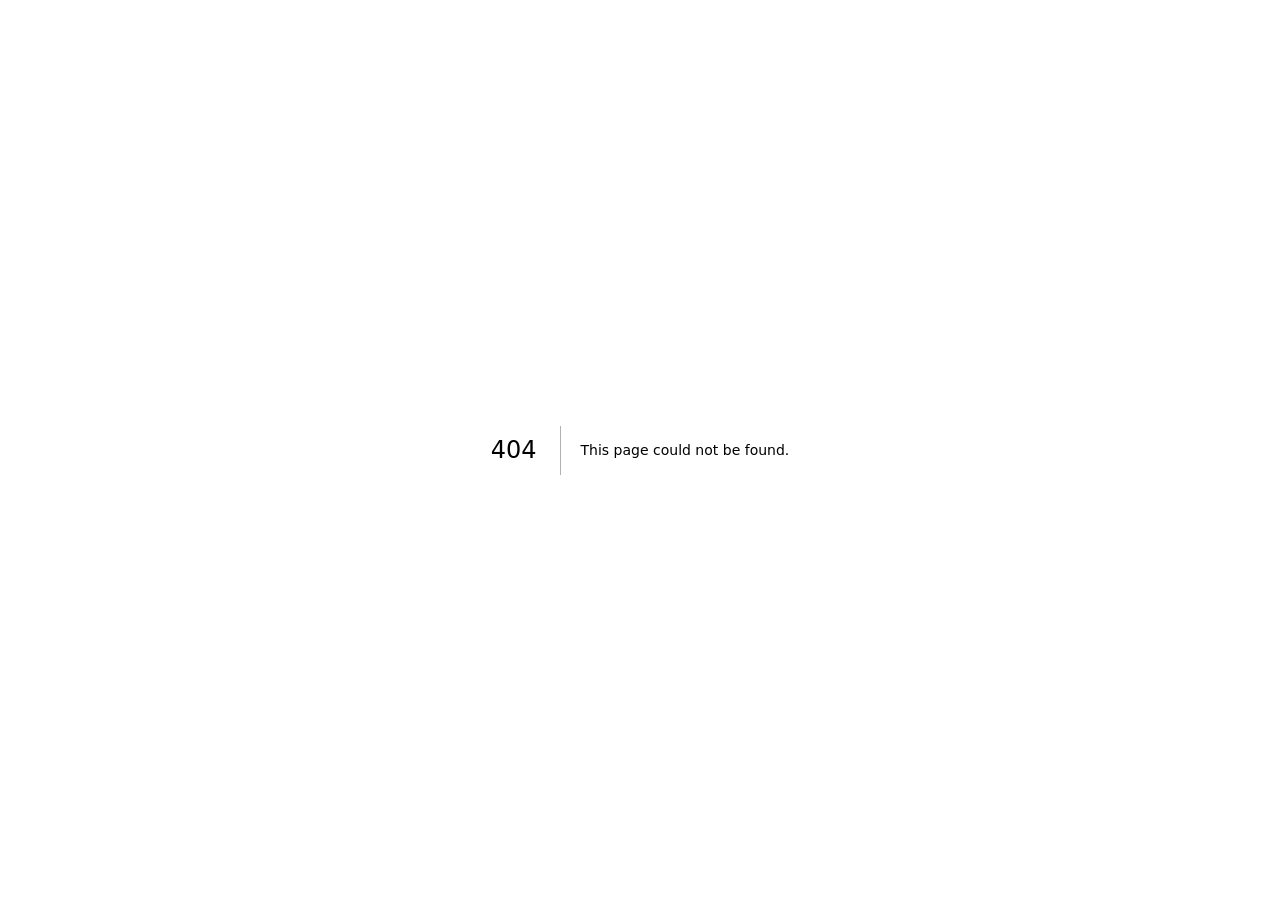
<file: 404/index.html>
<!DOCTYPE html><html lang="pt-BR"><head><meta charSet="utf-8"/><meta name="viewport" content="width=device-width, initial-scale=1"/><link rel="stylesheet" href="/_next/static/chunks/0vvbtt8kzqej7.css" data-precedence="next"/><link rel="preload" as="script" fetchPriority="low" href="/_next/static/chunks/31qp8jfkw0x2h.js"/><script src="/_next/static/chunks/18pabp52bbmeb.js" async=""></script><script src="/_next/static/chunks/216iyidhmrh3u.js" async=""></script><script src="/_next/static/chunks/turbopack-3-ry682tkyiqk.js" async=""></script><script src="/_next/static/chunks/0umf92h1sb77c.js" async=""></script><link rel="preload" href="https://fonts.googleapis.com/css2?family=Baloo+2:wght@600;700;800&amp;family=Nunito:wght@400;600;700;800&amp;display=swap" as="style"/><meta name="robots" content="noindex"/><meta name="theme-color" content="#2f6fd6"/><meta name="color-scheme" content="light"/><title>Tabuada Sem Choro — Acabe com o choro na lição de tabuada</title><meta name="description" content="81 páginas ilustradas com o Capitão Tabuada: multiplicação e divisão do 1 ao 10 em formato de missão, para crianças de 7 a 10 anos. Sem choro, sem grito, sem decoreba."/><meta property="og:title" content="Tabuada Sem Choro"/><meta property="og:description" content="Seu filho aprende a tabuada brincando — sem choro, sem grito, sem decoreba."/><meta property="og:locale" content="pt_BR"/><meta property="og:image" content="http://localhost:3000/images/tabuada-mockup.jpeg"/><meta name="twitter:card" content="summary_large_image"/><meta name="twitter:title" content="Tabuada Sem Choro"/><meta name="twitter:description" content="Seu filho aprende a tabuada brincando — sem choro, sem grito, sem decoreba."/><meta name="twitter:image" content="http://localhost:3000/images/tabuada-mockup.jpeg"/><link rel="icon" href="/icon-light-32x32.png" media="(prefers-color-scheme: light)"/><link rel="icon" href="/icon-dark-32x32.png" media="(prefers-color-scheme: dark)"/><link rel="icon" href="/icon.svg" type="image/svg+xml"/><link rel="apple-touch-icon" href="/apple-icon.png"/><link rel="preconnect" href="https://fonts.googleapis.com"/><link rel="preconnect" href="https://fonts.gstatic.com" crossorigin=""/><title>404: This page could not be found.</title><link href="https://fonts.googleapis.com/css2?family=Baloo+2:wght@600;700;800&amp;family=Nunito:wght@400;600;700;800&amp;display=swap" rel="stylesheet"/><script>!function(f,b,e,v,n,t,s){if(f.fbq)return;n=f.fbq=function(){n.callMethod?n.callMethod.apply(n,arguments):n.queue.push(arguments)};if(!f._fbq)f._fbq=n;n.push=n;n.loaded=!0;n.version='2.0';n.queue=[];t=b.createElement(e);t.async=!0;t.src=v;s=b.getElementsByTagName(e)[0];s.parentNode.insertBefore(t,s)}(window,document,'script','https://connect.facebook.net/en_US/fbevents.js');fbq('init','1109818678482541');fbq('track','PageView');</script><noscript><img height="1" width="1" style="display:none" src="https://www.facebook.com/tr?id=1109818678482541&amp;ev=PageView&amp;noscript=1" alt=""/></noscript><script src="/_next/static/chunks/0cz1d0mv5g_q7.js" noModule=""></script></head><body class="antialiased"><div hidden=""><!--$--><!--/$--></div><div style="font-family:system-ui,&quot;Segoe UI&quot;,Roboto,Helvetica,Arial,sans-serif,&quot;Apple Color Emoji&quot;,&quot;Segoe UI Emoji&quot;;height:100vh;text-align:center;display:flex;flex-direction:column;align-items:center;justify-content:center"><div><style>body{color:#000;background:#fff;margin:0}.next-error-h1{border-right:1px solid rgba(0,0,0,.3)}@media (prefers-color-scheme:dark){body{color:#fff;background:#000}.next-error-h1{border-right:1px solid rgba(255,255,255,.3)}}</style><h1 class="next-error-h1" style="display:inline-block;margin:0 20px 0 0;padding:0 23px 0 0;font-size:24px;font-weight:500;vertical-align:top;line-height:49px">404</h1><div style="display:inline-block"><h2 style="font-size:14px;font-weight:400;line-height:49px;margin:0">This page could not be found.</h2></div></div></div><!--$--><!--/$--><script id="_R_">(globalThis["TURBOPACK"] || (globalThis["TURBOPACK"] = [])).push({"otherChunks":["static/chunks/31qp8jfkw0x2h.js","static/chunks/18pabp52bbmeb.js","static/chunks/216iyidhmrh3u.js"],"runtimeModuleIds":[94553]});</script><script src="/_next/static/chunks/31qp8jfkw0x2h.js" async=""></script><script>(self.__next_f=self.__next_f||[]).push([0])</script><script>self.__next_f.push([1,"1:\"$Sreact.fragment\"\n3:\"/_next/static/chunks/0umf92h1sb77c.js\"\n4:I[39756,[\"$3\"],\"default\"]\n5:I[37457,[\"$3\"],\"default\"]\n9:I[97367,[\"$3\"],\"OutletBoundary\"]\na:\"$Sreact.suspense\"\nc:\"ViewportBoundary\"\nd:I[97367,[\"$3\"],\"$c\"]\nf:\"MetadataBoundary\"\n10:I[97367,[\"$3\"],\"$f\"]\n12:I[68027,[\"$3\"],\"default\",1]\n:HL[\"/_next/static/chunks/0vvbtt8kzqej7.css\",\"style\"]\n:HL[\"https://fonts.googleapis.com/css2?family=Baloo+2:wght@600;700;800\u0026family=Nunito:wght@400;600;700;800\u0026display=swap\",\"style\"]\n2:[\"$\",\"img\",null,{\"height\":\"1\",\"width\":\"1\",\"style\":{\"display\":\"none\"},\"src\":\"https://www.facebook.com/tr?id=1109818678482541\u0026ev=PageView\u0026noscript=1\",\"alt\":\"\"}]\n7:X\n8:[[\"children\",{\"s\":\"__PAGE__\",\"h\":512,\"d\":{\"r\":[\"$\",\"$1\",\"c\",{\"children\":[[[\"$\",\"title\",null,{\"children\":\"404: This page could not be found.\"}],[\"$\",\"div\",null,{\"style\":\"$0:t:t:d:r:props:children:1:props:children:1:props:children:props:notFound:0:1:props:style\",\"children\":[\"$\",\"div\",null,{\"children\":[[\"$\",\"style\",null,{\"dangerouslySetInnerHTML\":{\"__html\":\"body{color:#000;background:#fff;margin:0}.next-error-h1{border-right:1px solid rgba(0,0,0,.3)}@media (prefers-color-scheme:dark){body{color:#fff;background:#000}.next-error-h1{border-right:1px solid rgba(255,255,255,.3)}}\"}}],[\"$\",\"h1\",null,{\"className\":\"next-error-h1\",\"style\":\"$0:t:t:d:r:props:children:1:props:children:1:props:children:props:notFound:0:1:props:children:props:children:1:props:style\",\"children\":404}],[\"$\",\"div\",null,{\"style\":\"$0:t:t:d:r:props:children:1:props:children:1:props:children:props:notFound:0:1:props:children:props:children:2:props:style\",\"children\":[\"$\",\"h2\",null,{\"style\":\"$0:t:t:d:r:props:children:1:props:children:1:props:children:props:notFound:0:1:props:children:props:children:2:props:children:props:style\",\"children\":\"This page could not be found.\"}]}]]}]}]],null,[\"$\",\"$L9\",null,{\"children\":[\"$\",\"$a\",null,{\"name\":\"Next.MetadataOutlet\",\"children\":\"$@b\"}]}]]}],\"p\":false,\"v\":null}}]]\n6:[[\"children\",{\"s\":\"/_not-found\",\"h\":512,\"d\":{\"r\":[\"$\",\"$1\",\"c\",{\"children\":[null,[\"$\",\"$L4\",null,{\"parallelRouterKey\":\"children\",\"error\":\"$undefined\",\"errorStyles\":\"$undefined\",\"errorScripts\":\"$undefined\",\"template\":[\"$\",\"$L5\",null,{}],\"templateStyles\":\"$undefined\",\"templateScripts\":\"$undefined\",\"notFound\":\"$undefined\",\"forbidden\":\"$undefined\",\"unauthorized\":\"$undefined\"}]]}],\"p\":false,\"v\":\"$7\"},\"c\":\"$Q8\"}]]\n0:{\"P\":null,\"c\":[\"\",\"_not-found\",\"\"],\"q\":\"\",\"i\":false,\"t\":{\"t\":{\"s\":\"\",\"h\":528,\"d\":{\"r\":[\"$\",\"$1\",\"c\",{\"children\":[[[\"$\",\"link\",\"0\",{\"rel\":\"stylesheet\",\"href\":\"/_next/static/chunks/0vvbtt8kzqej7.css\",\"precedence\":\"next\",\"crossOrigin\":\"$undefined\",\"nonce\":\"$undefined\"}],[\"$\",\"script\",\"script-0\",{\"src\":\"/_next/static/chunks/0umf92h1sb77c.js\",\"async\":true,\"nonce\":\"$undefined\"}]],[\"$\",\"html\",null,{\"lang\":\"pt-BR\",\"children\":[[\"$\",\"head\",null,{\"children\":[[\"$\",\"link\",null,{\"rel\":\"preconnect\",\"href\":\"https://fonts.googleapis.com\"}],[\"$\",\"link\",null,{\"rel\":\"preconnect\",\"href\":\"https://fonts.gstatic.com\",\"crossOrigin\":\"\"}],[\"$\",\"link\",null,{\"href\":\"https://fonts.googleapis.com/css2?family=Baloo+2:wght@600;700;800\u0026family=Nunito:wght@400;600;700;800\u0026display=swap\",\"rel\":\"stylesheet\"}],[\"$\",\"script\",null,{\"dangerouslySetInnerHTML\":{\"__html\":\"!function(f,b,e,v,n,t,s){if(f.fbq)return;n=f.fbq=function(){n.callMethod?n.callMethod.apply(n,arguments):n.queue.push(arguments)};if(!f._fbq)f._fbq=n;n.push=n;n.loaded=!0;n.version='2.0';n.queue=[];t=b.createElement(e);t.async=!0;t.src=v;s=b.getElementsByTagName(e)[0];s.parentNode.insertBefore(t,s)}(window,document,'script','https://connect.facebook.net/en_US/fbevents.js');fbq('init','1109818678482541');fbq('track','PageView');\"}}],[\"$\",\"noscript\",null,{\"children\":\"$2\"}]]}],[\"$\",\"body\",null,{\"className\":\"antialiased\",\"children\":[\"$\",\"$L4\",null,{\"parallelRouterKey\":\"children\",\"error\":\"$undefined\",\"errorStyles\":\"$undefined\",\"errorScripts\":\"$undefined\",\"template\":[\"$\",\"$L5\",null,{}],\"templateStyles\":\"$undefined\",\"templateScripts\":\"$undefined\",\"notFound\":[[[\"$\",\"title\",null,{\"children\":\"404: This page could not be found.\"}],[\"$\",\"div\",null,{\"style\":{\"fontFamily\":\"system-ui,\\\"Segoe UI\\\",Roboto,Helvetica,Arial,sans-serif,\\\"Apple Color Emoji\\\",\\\"Segoe UI Emoji\\\"\",\"height\":\"100vh\",\"textAlign\":\"center\",\"display\":\"flex\",\"flexDirection\":\"column\",\"alignItems\":\"center\",\"justifyContent\":\"center\"},\"children\":[\"$\",\"div\",null,{\"children\":[[\"$\",\"style\",null,{\"dangerouslySetInnerHTML\":{\"__html\":\"body{color:#000;background:#fff;margin:0}.next-error-h1{border-right:1px solid rgba(0,0,0,.3)}@media (prefers-color-scheme:dark){body{color:#fff;background:#000}.next-error-h1{border-right:1px solid rgba(255,255,255,.3)}}\"}}],[\"$\",\"h1\",null,{\"className\":\"next-error-h1\",\"style\":{\"display\":\"inline-block\",\"margin\":\"0 20px 0 0\",\"padding\":\"0 23px 0 0\",\"fontSize\":24,\"fontWeight\":500,\"verticalAlign\":\"top\",\"lineHeight\":\"49px\"},\"children\":404}],[\"$\",\"div\",null,{\"style\":{\"display\":\"inline-block\"},\"children\":[\"$\",\"h2\",null,{\"style\":{\"fontSize\":14,\"fontWeight\":400,\"lineHeight\":\"49px\",\"margin\":0},\"children\":\"This page could not be found.\"}]}]]}]}]],[]],\"forbidden\":\"$undefined\",\"unauthorized\":\"$undefined\"}]}]]}]]}],\"p\":false,\"v\":null},\"c\":\"$Q6\"},\"h\":{\"r\":[\"$\",\"$1\",\"h\",{\"children\":[[\"$\",\"meta\",null,{\"name\":\"robots\",\"content\":\"noindex\"}],[\"$\",\"$Ld\",null,{\"children\":\"$Le\"}],[\"$\",\"$L10\",null,{\"children\":[[\"$\",\"div\",null,{\"hidden\":true,\"children\":[\"$\",\"$a\",null,{\"name\":\"Next.Metadata\",\"children\":\"$L11\"}]}],null]}],null]}],\"p\":false,\"v\":null}},\"m\":\"$undefined\",\"G\":[\"$12\",[[\"$\",\"link\",\"0\",{\"rel\":\"stylesheet\",\"href\":\"/_next/static/chunks/0vvbtt8kzqej7.css\",\"precedence\":\"next\",\"crossOrigin\":\"$undefined\",\"nonce\":\"$undefined\"}]]],\"S\":true,\"r\":\"$undefined\",\"s\":\"$undefined\",\"a\":\"$undefined\",\"l\":\"$undefined\",\"p\":\"$undefined\",\"d\":\"$undefined\",\"b\":\"hvyR8wEaqDqVhTrgMoLfV\"}\n7:C\ne:[[\"$\",\"meta\",\"0\",{\"charSet\":\"utf-8\"}],[\"$\",\"meta\",\"1\",{\"name\":\"viewport\",\"content\":\"width=device-width, initial-scale=1\"}],[\"$\",\"meta\",\"2\",{\"name\":\"theme-color\",\"content\":\"#2f6fd6\"}],[\"$\",\"meta\",\"3\",{\"name\":\"color-scheme\",\"content\":\"light\"}]]\n13:I[27201,[\"$3\"],\"IconMark\"]\nb:null\n11:[[\"$\",\"title\",\"0\",{\"children\":\"Tabuada Sem Choro — Acabe com o choro na lição de tabuada\"}],[\"$\",\"meta\",\"1\",{\"name\":\"description\",\"content\":\"81 páginas ilustradas com o Capitão Tabuada: multiplicação e divisão do 1 ao 10 em formato de missão, para crianças de 7 a 10 anos. Sem choro, sem grito, sem decoreba.\"}],[\"$\",\"meta\",\"2\",{\"property\":\"og:title\",\"content\":\"Tabuada Sem Choro\"}],[\"$\",\"meta\",\"3\",{\"property\":\"og:description\",\"content\":\"Seu filho aprende a tabuada brincando — sem choro, sem grito, sem decoreba.\"}],[\"$\",\"meta\",\"4\",{\"property\":\"og:locale\",\"content\":\"pt_BR\"}],[\"$\",\"meta\",\"5\",{\"property\":\"og:image\",\"content\":\"http://localhost:3000/images/tabuada-mockup.jpeg\"}],[\"$\",\"meta\",\"6\",{\"name\":\"twitter:card\",\"content\":\"summary_large_image\"}],[\"$\",\"meta\",\"7\",{\"name\":\"twitter:title\",\"content\":\"Tabuada Sem Choro\"}],[\"$\",\"meta\",\"8\",{\"name\":\"twitter:description\",\"content\":\"Seu filho aprende a tabuada brincando — sem choro, sem grito, sem decoreba.\"}],[\"$\",\"meta\",\"9\",{\"name\":\"twitter:image\",\"content\":\"http://localhost:3000/images/tabuada-mockup.jpeg\"}],[\"$\",\"link\",\"10\",{\"rel\":\"icon\",\"href\":\"/icon-light-32x32.png\",\"media\":\"(prefers-color-scheme: light)\"}],[\"$\",\"link\",\"11\",{\"rel\":\"icon\",\"href\":\"/icon-dark-32x32.png\",\"media\":\"(prefers-color-scheme: dark)\"}],[\"$\",\"link\",\"12\",{\"rel\":\"icon\",\"href\":\"/icon.svg\",\"type\":\"image/svg+xml\"}],[\"$\",\"link\",\"13\",{\"rel\":\"apple-touch-icon\",\"href\":\"/apple-icon.png\"}],[\"$\",\"$L13\",\"14\",{}]]\n"])</script></body></html>
</file>
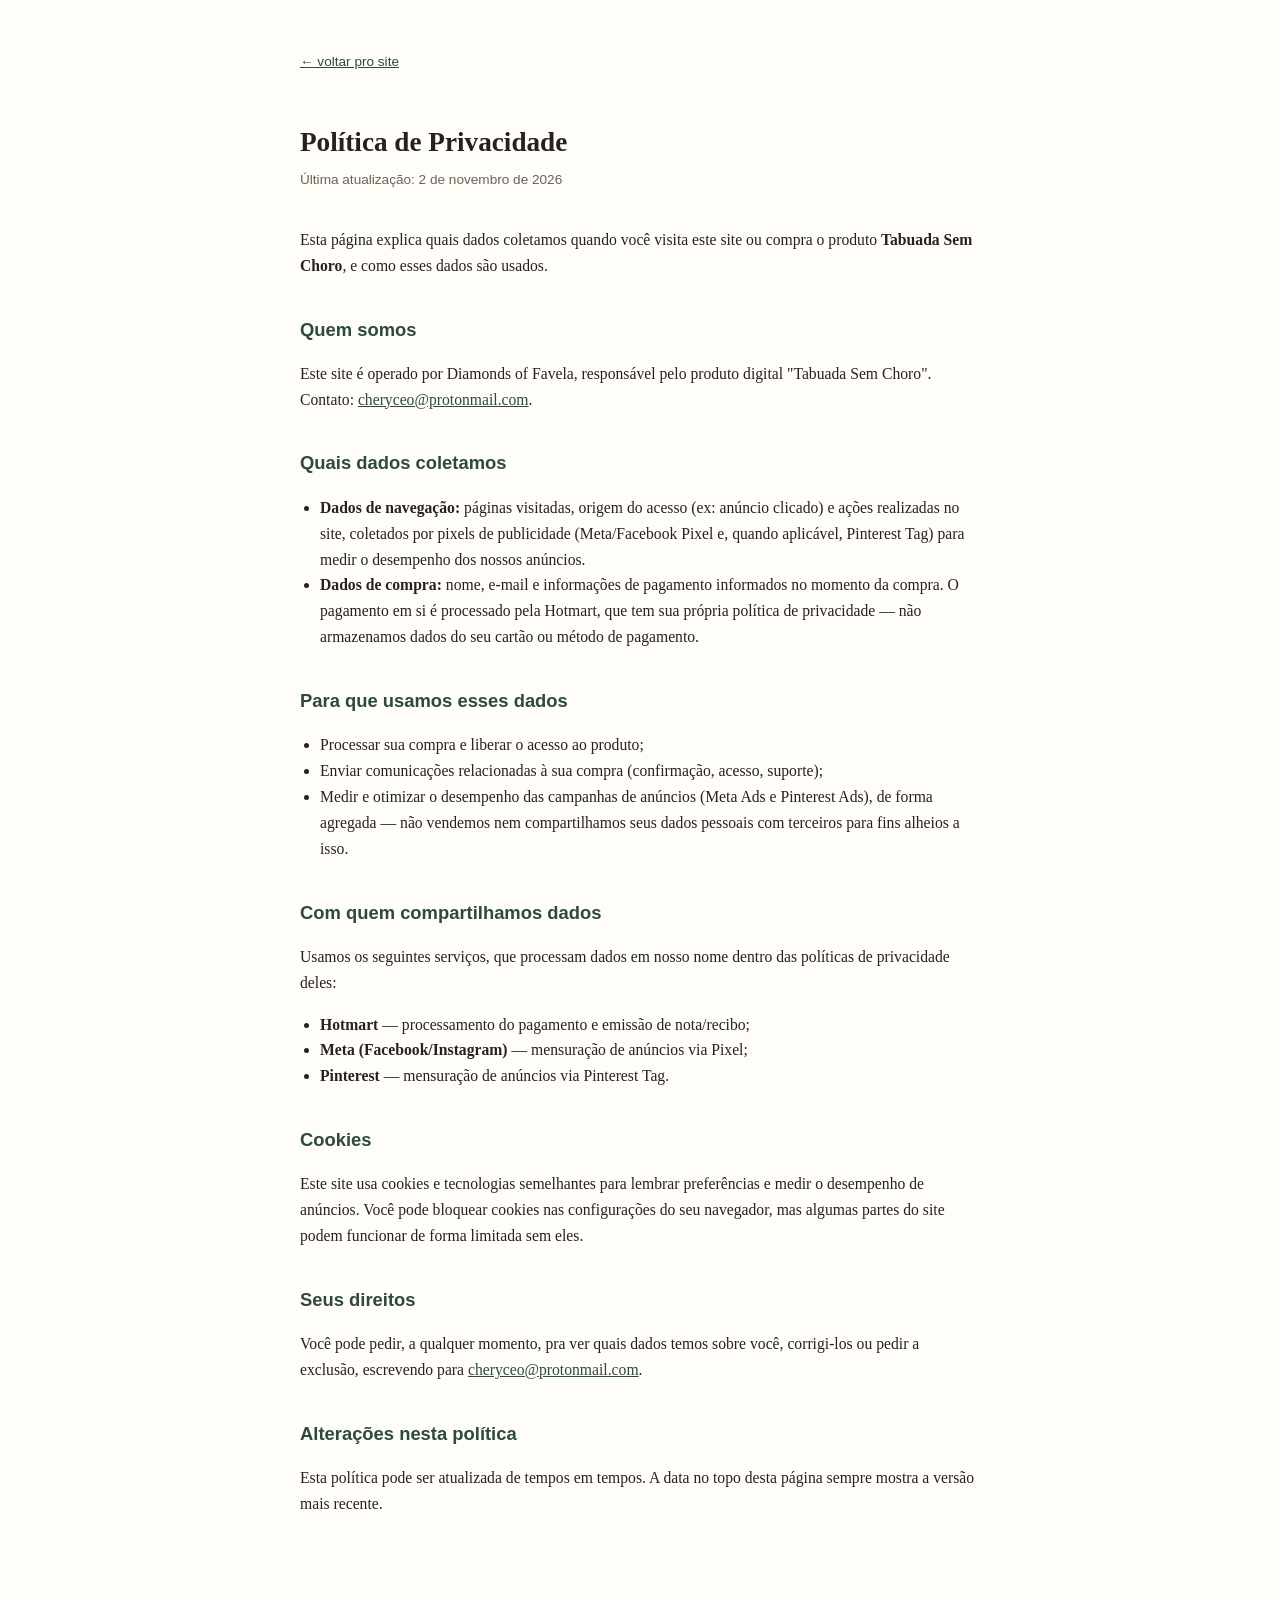
<file: privacidade/index.html>
<!DOCTYPE html>
<html lang="pt-BR">
<head>
<meta charset="UTF-8">
<meta name="viewport" content="width=device-width, initial-scale=1">
<title>Política de Privacidade — Tabuada Sem Choro</title>
<link rel="icon" href="/icon-light-32x32.png">
<style>
  :root{ --fg:#28221d; --muted:#6b6258; --bg:#fffdf8; --accent:#2d4a3e; --border:#e7ded0; }
  *{box-sizing:border-box}
  body{
    margin:0; font-family: Georgia, 'Times New Roman', serif; background:var(--bg); color:var(--fg);
    line-height:1.65;
  }
  .wrap{ max-width:720px; margin:0 auto; padding:48px 20px 80px; }
  a{ color:var(--accent) }
  h1{ font-size:1.7rem; margin-bottom:4px }
  .updated{ color:var(--muted); font-size:.85rem; margin-bottom:36px; font-family: Helvetica, Arial, sans-serif; }
  h2{ font-size:1.15rem; margin-top:36px; color:var(--accent); font-family: Helvetica, Arial, sans-serif; }
  p, li{ font-size:.98rem }
  ul{ padding-left:20px }
  .back{ display:inline-block; margin-bottom:28px; font-family: Helvetica, Arial, sans-serif; font-size:.85rem; }
</style>
</head>
<body>
  <div class="wrap">
    <a class="back" href="/">← voltar pro site</a>
    <h1>Política de Privacidade</h1>
    <div class="updated">Última atualização: 2 de novembro de 2026</div>

    <p>Esta página explica quais dados coletamos quando você visita este site ou compra o produto
    <strong>Tabuada Sem Choro</strong>, e como esses dados são usados.</p>

    <h2>Quem somos</h2>
    <p>Este site é operado por Diamonds of Favela, responsável pelo produto digital "Tabuada Sem Choro".
    Contato: <a href="mailto:cheryceo@protonmail.com">cheryceo@protonmail.com</a>.</p>

    <h2>Quais dados coletamos</h2>
    <ul>
      <li><strong>Dados de navegação:</strong> páginas visitadas, origem do acesso (ex: anúncio clicado) e
      ações realizadas no site, coletados por pixels de publicidade (Meta/Facebook Pixel e, quando aplicável,
      Pinterest Tag) para medir o desempenho dos nossos anúncios.</li>
      <li><strong>Dados de compra:</strong> nome, e-mail e informações de pagamento informados no momento da
      compra. O pagamento em si é processado pela Hotmart, que tem sua própria política de privacidade — não
      armazenamos dados do seu cartão ou método de pagamento.</li>
    </ul>

    <h2>Para que usamos esses dados</h2>
    <ul>
      <li>Processar sua compra e liberar o acesso ao produto;</li>
      <li>Enviar comunicações relacionadas à sua compra (confirmação, acesso, suporte);</li>
      <li>Medir e otimizar o desempenho das campanhas de anúncios (Meta Ads e Pinterest Ads), de forma
      agregada — não vendemos nem compartilhamos seus dados pessoais com terceiros para fins alheios a isso.</li>
    </ul>

    <h2>Com quem compartilhamos dados</h2>
    <p>Usamos os seguintes serviços, que processam dados em nosso nome dentro das políticas de privacidade
    deles:</p>
    <ul>
      <li><strong>Hotmart</strong> — processamento do pagamento e emissão de nota/recibo;</li>
      <li><strong>Meta (Facebook/Instagram)</strong> — mensuração de anúncios via Pixel;</li>
      <li><strong>Pinterest</strong> — mensuração de anúncios via Pinterest Tag.</li>
    </ul>

    <h2>Cookies</h2>
    <p>Este site usa cookies e tecnologias semelhantes para lembrar preferências e medir o desempenho de
    anúncios. Você pode bloquear cookies nas configurações do seu navegador, mas algumas partes do site podem
    funcionar de forma limitada sem eles.</p>

    <h2>Seus direitos</h2>
    <p>Você pode pedir, a qualquer momento, pra ver quais dados temos sobre você, corrigi-los ou pedir a
    exclusão, escrevendo para <a href="mailto:cheryceo@protonmail.com">cheryceo@protonmail.com</a>.</p>

    <h2>Alterações nesta política</h2>
    <p>Esta política pode ser atualizada de tempos em tempos. A data no topo desta página sempre mostra a
    versão mais recente.</p>
  </div>
</body>
</html>
</file>
<file: _next/static/chunks/0vvbtt8kzqej7.css>
@layer properties{@supports (((-webkit-hyphens:none)) and (not (margin-trim:inline))) or ((-moz-orient:inline) and (not (color:rgb(from red r g b)))){:root,:host{--shimmer-angle:20deg}*,:before,:after,::backdrop{--tw-translate-x:0;--tw-translate-y:0;--tw-translate-z:0;--tw-scale-x:1;--tw-scale-y:1;--tw-scale-z:1;--tw-rotate-x:initial;--tw-rotate-y:initial;--tw-rotate-z:initial;--tw-skew-x:initial;--tw-skew-y:initial;--tw-pan-x:initial;--tw-pan-y:initial;--tw-pinch-zoom:initial;--tw-space-y-reverse:0;--tw-space-x-reverse:0;--tw-divide-x-reverse:0;--tw-border-style:solid;--tw-divide-y-reverse:0;--tw-leading:initial;--tw-font-weight:initial;--tw-tracking:initial;--tw-ordinal:initial;--tw-slashed-zero:initial;--tw-numeric-figure:initial;--tw-numeric-spacing:initial;--tw-numeric-fraction:initial;--tw-shadow:0 0 #0000;--tw-shadow-color:initial;--tw-shadow-alpha:100%;--tw-inset-shadow:0 0 #0000;--tw-inset-shadow-color:initial;--tw-inset-shadow-alpha:100%;--tw-ring-color:initial;--tw-ring-shadow:0 0 #0000;--tw-inset-ring-color:initial;--tw-inset-ring-shadow:0 0 #0000;--tw-ring-inset:initial;--tw-ring-offset-width:0px;--tw-ring-offset-color:#fff;--tw-ring-offset-shadow:0 0 #0000;--tw-outline-style:solid;--tw-blur:initial;--tw-brightness:initial;--tw-contrast:initial;--tw-grayscale:initial;--tw-hue-rotate:initial;--tw-invert:initial;--tw-opacity:initial;--tw-saturate:initial;--tw-sepia:initial;--tw-drop-shadow:initial;--tw-drop-shadow-color:initial;--tw-drop-shadow-alpha:100%;--tw-drop-shadow-size:initial;--tw-backdrop-blur:initial;--tw-backdrop-brightness:initial;--tw-backdrop-contrast:initial;--tw-backdrop-grayscale:initial;--tw-backdrop-hue-rotate:initial;--tw-backdrop-invert:initial;--tw-backdrop-opacity:initial;--tw-backdrop-saturate:initial;--tw-backdrop-sepia:initial;--tw-duration:initial;--tw-animation-delay:0s;--tw-animation-direction:normal;--tw-animation-duration:initial;--tw-animation-fill-mode:none;--tw-animation-iteration-count:1;--tw-enter-blur:0;--tw-enter-opacity:1;--tw-enter-rotate:0;--tw-enter-scale:1;--tw-enter-translate-x:0;--tw-enter-translate-y:0;--tw-exit-blur:0;--tw-exit-opacity:1;--tw-exit-rotate:0;--tw-exit-scale:1;--tw-exit-translate-x:0;--tw-exit-translate-y:0;--scroll-fade-t:0px;--scroll-fade-b:0px;--scroll-fade-s:0px;--scroll-fade-e:0px;--scroll-fade-mask:initial;--shimmer-image:initial;--shimmer-text-fill:initial}}}@layer theme{:root,:host{--font-mono:ui-monospace, SFMono-Regular, Menlo, Monaco, Consolas, "Liberation Mono", "Courier New", monospace;--color-white:#fff;--spacing:.25rem;--container-md:28rem;--container-xl:36rem;--container-2xl:42rem;--container-3xl:48rem;--container-5xl:64rem;--container-6xl:72rem;--text-xs:.75rem;--text-xs--line-height:calc(1 / .75);--text-sm:.875rem;--text-sm--line-height:calc(1.25 / .875);--text-base:1rem;--text-base--line-height:calc(1.5 / 1);--text-lg:1.125rem;--text-lg--line-height:calc(1.75 / 1.125);--text-xl:1.25rem;--text-xl--line-height:calc(1.75 / 1.25);--text-2xl:1.5rem;--text-2xl--line-height:calc(2 / 1.5);--text-3xl:1.875rem;--text-3xl--line-height:calc(2.25 / 1.875);--text-4xl:2.25rem;--text-4xl--line-height:calc(2.5 / 2.25);--text-5xl:3rem;--text-5xl--line-height:1;--text-6xl:3.75rem;--text-6xl--line-height:1;--text-7xl:4.5rem;--text-7xl--line-height:1;--font-weight-medium:500;--font-weight-semibold:600;--font-weight-bold:700;--font-weight-extrabold:800;--tracking-tight:-.025em;--tracking-wide:.025em;--leading-tight:1.25;--leading-snug:1.375;--leading-relaxed:1.625;--radius-md:calc(var(--radius) * .8);--default-transition-duration:.15s;--default-transition-timing-function:cubic-bezier(.4, 0, .2, 1);--default-font-family:"Nunito", ui-sans-serif, system-ui, sans-serif;--default-mono-font-family:var(--font-mono)}}@layer base{*,:after,:before,::backdrop{box-sizing:border-box;border:0 solid;margin:0;padding:0}::file-selector-button{box-sizing:border-box;border:0 solid;margin:0;padding:0}html,:host{-webkit-text-size-adjust:100%;tab-size:4;line-height:1.5;font-family:var(--default-font-family,-apple-system, BlinkMacSystemFont, "Segoe UI", Roboto, "Helvetica Neue", "Noto Sans", Arial, sans-serif, "Apple Color Emoji", "Segoe UI Emoji", "Segoe UI Symbol", "Noto Color Emoji");font-feature-settings:var(--default-font-feature-settings,normal);font-variation-settings:var(--default-font-variation-settings,normal);-webkit-tap-highlight-color:transparent}hr{height:0;color:inherit;border-top-width:1px}abbr:where([title]){-webkit-text-decoration:underline dotted;text-decoration:underline dotted}h1,h2,h3,h4,h5,h6{font-size:inherit;font-weight:inherit}a{color:inherit;-webkit-text-decoration:inherit;-webkit-text-decoration:inherit;-webkit-text-decoration:inherit;-webkit-text-decoration:inherit;text-decoration:inherit}b,strong{font-weight:bolder}code,kbd,samp,pre{font-family:var(--default-mono-font-family,ui-monospace, SFMono-Regular, Menlo, Monaco, Consolas, "Liberation Mono", "Courier New", monospace);font-feature-settings:var(--default-mono-font-feature-settings,normal);font-variation-settings:var(--default-mono-font-variation-settings,normal);font-size:1em}small{font-size:80%}sub,sup{vertical-align:baseline;font-size:75%;line-height:0;position:relative}sub{bottom:-.25em}sup{top:-.5em}table{text-indent:0;border-color:inherit;border-collapse:collapse}:-moz-focusring:where(:not(iframe)){outline:auto}progress{vertical-align:baseline}summary{display:list-item}ol,ul,menu{list-style:none}img,svg,video,canvas,audio,iframe,embed,object{vertical-align:middle;display:block}img,video{max-width:100%;height:auto}button,input,select,optgroup,textarea{font:inherit;font-feature-settings:inherit;font-variation-settings:inherit;letter-spacing:inherit;color:inherit;opacity:1;background-color:#0000;border-radius:0}::file-selector-button{font:inherit;font-feature-settings:inherit;font-variation-settings:inherit;letter-spacing:inherit;color:inherit;opacity:1;background-color:#0000;border-radius:0}:where(select:is([multiple],[size])) optgroup{font-weight:bolder}:where(select:is([multiple],[size])) optgroup option{padding-inline-start:20px}::file-selector-button{margin-inline-end:4px}::placeholder{opacity:1}@supports (not ((-webkit-appearance:-apple-pay-button))) or (contain-intrinsic-size:1px){::placeholder{color:currentColor}@supports (color:color-mix(in lab, red, red)){::placeholder{color:color-mix(in oklab, currentcolor 50%, transparent)}}}textarea{resize:vertical}::-webkit-search-decoration{-webkit-appearance:none}::-webkit-date-and-time-value{min-height:1lh;text-align:inherit}::-webkit-datetime-edit{display:inline-flex}::-webkit-datetime-edit-fields-wrapper{padding:0}::-webkit-datetime-edit{padding-block:0}::-webkit-datetime-edit-year-field{padding-block:0}::-webkit-datetime-edit-month-field{padding-block:0}::-webkit-datetime-edit-day-field{padding-block:0}::-webkit-datetime-edit-hour-field{padding-block:0}::-webkit-datetime-edit-minute-field{padding-block:0}::-webkit-datetime-edit-second-field{padding-block:0}::-webkit-datetime-edit-millisecond-field{padding-block:0}::-webkit-datetime-edit-meridiem-field{padding-block:0}::-webkit-calendar-picker-indicator{line-height:1}:-moz-ui-invalid{box-shadow:none}button,input:where([type=button],[type=reset],[type=submit]){appearance:button}::file-selector-button{appearance:button}::-webkit-inner-spin-button{height:auto}::-webkit-outer-spin-button{height:auto}[hidden]:where(:not([hidden=until-found])){display:none!important}*{border-color:var(--border);outline-color:var(--ring)}@supports (color:color-mix(in lab, red, red)){*{outline-color:color-mix(in oklab, var(--ring) 50%, transparent)}}html{scroll-behavior:smooth}body{background-color:var(--background);color:var(--foreground);font-family:Nunito,ui-sans-serif,system-ui,sans-serif}}@layer components;@layer utilities{.\@container{container-type:inline-size}.collapse{visibility:collapse}.invisible{visibility:hidden}.visible{visibility:visible}.sr-only{clip-path:inset(50%);white-space:nowrap;border-width:0;width:1px;height:1px;margin:-1px;padding:0;position:absolute;overflow:hidden}.not-sr-only{clip-path:none;white-space:normal;width:auto;height:auto;margin:0;padding:0;position:static;overflow:visible}.absolute{position:absolute}.fixed{position:fixed}.relative{position:relative}.static{position:static}.sticky{position:sticky}.inset-x-0{inset-inline:0}.-top-4{top:calc(var(--spacing) * -4)}.bottom-0{bottom:0}.left-1\/2{left:50%}.left-6{left:calc(var(--spacing) * 6)}.isolate{isolation:isolate}.isolation-auto{isolation:auto}.z-50{z-index:50}.order-1{order:1}.order-2{order:2}.container{width:100%}@media (min-width:40rem){.container{max-width:40rem}}@media (min-width:48rem){.container{max-width:48rem}}@media (min-width:64rem){.container{max-width:64rem}}@media (min-width:80rem){.container{max-width:80rem}}@media (min-width:96rem){.container{max-width:96rem}}.mx-auto{margin-inline:auto}.mt-0\.5{margin-top:calc(var(--spacing) * .5)}.mt-1{margin-top:var(--spacing)}.mt-2{margin-top:calc(var(--spacing) * 2)}.mt-3{margin-top:calc(var(--spacing) * 3)}.mt-4{margin-top:calc(var(--spacing) * 4)}.mt-5{margin-top:calc(var(--spacing) * 5)}.mt-6{margin-top:calc(var(--spacing) * 6)}.mt-8{margin-top:calc(var(--spacing) * 8)}.mt-10{margin-top:calc(var(--spacing) * 10)}.mt-12{margin-top:calc(var(--spacing) * 12)}.mt-14{margin-top:calc(var(--spacing) * 14)}.mb-1{margin-bottom:var(--spacing)}.mb-3{margin-bottom:calc(var(--spacing) * 3)}.mb-4{margin-bottom:calc(var(--spacing) * 4)}.mb-5{margin-bottom:calc(var(--spacing) * 5)}.block{display:block}.contents{display:contents}.flex{display:flex}.flow-root{display:flow-root}.grid{display:grid}.hidden{display:none}.inline{display:inline}.inline-block{display:inline-block}.inline-flex{display:inline-flex}.inline-grid{display:inline-grid}.inline-table{display:inline-table}.list-item{display:list-item}.table{display:table}.table-caption{display:table-caption}.table-cell{display:table-cell}.table-column{display:table-column}.table-column-group{display:table-column-group}.table-footer-group{display:table-footer-group}.table-header-group{display:table-header-group}.table-row{display:table-row}.table-row-group{display:table-row-group}.aspect-\[723\/1024\]{aspect-ratio:723/1024}.aspect-\[1414\/2000\]{aspect-ratio:1414/2000}.size-4{width:calc(var(--spacing) * 4);height:calc(var(--spacing) * 4)}.size-5{width:calc(var(--spacing) * 5);height:calc(var(--spacing) * 5)}.size-6{width:calc(var(--spacing) * 6);height:calc(var(--spacing) * 6)}.size-7{width:calc(var(--spacing) * 7);height:calc(var(--spacing) * 7)}.size-8{width:calc(var(--spacing) * 8);height:calc(var(--spacing) * 8)}.size-9{width:calc(var(--spacing) * 9);height:calc(var(--spacing) * 9)}.size-12{width:calc(var(--spacing) * 12);height:calc(var(--spacing) * 12)}.size-28{width:calc(var(--spacing) * 28);height:calc(var(--spacing) * 28)}.h-6{height:calc(var(--spacing) * 6)}.h-7{height:calc(var(--spacing) * 7)}.h-8{height:calc(var(--spacing) * 8)}.h-9{height:calc(var(--spacing) * 9)}.w-56{width:calc(var(--spacing) * 56)}.w-full{width:100%}.w-max{width:max-content}.max-w-2xl{max-width:var(--container-2xl)}.max-w-3xl{max-width:var(--container-3xl)}.max-w-5xl{max-width:var(--container-5xl)}.max-w-6xl{max-width:var(--container-6xl)}.max-w-md{max-width:var(--container-md)}.max-w-xl{max-width:var(--container-xl)}.shrink{flex-shrink:1}.shrink-0{flex-shrink:0}.grow{flex-grow:1}.border-collapse{border-collapse:collapse}.-translate-x-1\/2{--tw-translate-x:calc(calc(1 / 2 * 100%) * -1);translate:var(--tw-translate-x) var(--tw-translate-y)}.translate-none{translate:none}.scale-3d{scale:var(--tw-scale-x) var(--tw-scale-y) var(--tw-scale-z)}.transform{transform:var(--tw-rotate-x,) var(--tw-rotate-y,) var(--tw-rotate-z,) var(--tw-skew-x,) var(--tw-skew-y,)}.animate-cta-blink{animation:1.4s ease-in-out infinite cta-blink}.animate-marquee{animation:60s linear infinite marquee}.cursor-pointer{cursor:pointer}.touch-pinch-zoom{--tw-pinch-zoom:pinch-zoom;touch-action:var(--tw-pan-x,) var(--tw-pan-y,) var(--tw-pinch-zoom,)}.resize{resize:both}.scroll-mt-4{scroll-margin-top:calc(var(--spacing) * 4)}.list-none{list-style-type:none}.grid-cols-2{grid-template-columns:repeat(2,minmax(0,1fr))}.flex-col{flex-direction:column}.flex-wrap{flex-wrap:wrap}.items-center{align-items:center}.items-start{align-items:flex-start}.justify-between{justify-content:space-between}.justify-center{justify-content:center}.gap-1{gap:var(--spacing)}.gap-1\.5{gap:calc(var(--spacing) * 1.5)}.gap-2{gap:calc(var(--spacing) * 2)}.gap-3{gap:calc(var(--spacing) * 3)}.gap-4{gap:calc(var(--spacing) * 4)}.gap-5{gap:calc(var(--spacing) * 5)}.gap-6{gap:calc(var(--spacing) * 6)}.gap-10{gap:calc(var(--spacing) * 10)}:where(.space-y-reverse>:not(:last-child)){--tw-space-y-reverse:1}:where(.space-x-reverse>:not(:last-child)){--tw-space-x-reverse:1}:where(.divide-x>:not(:last-child)){--tw-divide-x-reverse:0;border-inline-style:var(--tw-border-style);border-inline-start-width:calc(1px * var(--tw-divide-x-reverse));border-inline-end-width:calc(1px * calc(1 - var(--tw-divide-x-reverse)))}:where(.divide-y>:not(:last-child)){--tw-divide-y-reverse:0;border-bottom-style:var(--tw-border-style);border-top-style:var(--tw-border-style);border-top-width:calc(1px * var(--tw-divide-y-reverse));border-bottom-width:calc(1px * calc(1 - var(--tw-divide-y-reverse)))}:where(.divide-y-reverse>:not(:last-child)){--tw-divide-y-reverse:1}.truncate{text-overflow:ellipsis;white-space:nowrap;overflow:hidden}.overflow-hidden{overflow:hidden}.rounded-2xl{border-radius:calc(var(--radius) * 1.8)}.rounded-3xl{border-radius:calc(var(--radius) * 2.2)}.rounded-\[min\(var\(--radius-md\)\,10px\)\]{border-radius:min(var(--radius-md), 10px)}.rounded-\[min\(var\(--radius-md\)\,12px\)\]{border-radius:min(var(--radius-md), 12px)}.rounded-full{border-radius:2147483647px}.rounded-lg{border-radius:var(--radius)}.rounded-s{border-start-start-radius:.25rem;border-end-start-radius:.25rem}.rounded-ss{border-start-start-radius:.25rem}.rounded-e{border-start-end-radius:.25rem;border-end-end-radius:.25rem}.rounded-se{border-start-end-radius:.25rem}.rounded-ee{border-end-end-radius:.25rem}.rounded-es{border-end-start-radius:.25rem}.rounded-t{border-top-left-radius:.25rem;border-top-right-radius:.25rem}.rounded-l{border-top-left-radius:.25rem;border-bottom-left-radius:.25rem}.rounded-tl{border-top-left-radius:.25rem}.rounded-r{border-top-right-radius:.25rem;border-bottom-right-radius:.25rem}.rounded-tr{border-top-right-radius:.25rem}.rounded-b{border-bottom-right-radius:.25rem;border-bottom-left-radius:.25rem}.rounded-br{border-bottom-right-radius:.25rem}.rounded-bl{border-bottom-left-radius:.25rem}.border{border-style:var(--tw-border-style);border-width:1px}.border-2{border-style:var(--tw-border-style);border-width:2px}.border-x{border-inline-style:var(--tw-border-style);border-inline-width:1px}.border-y{border-block-style:var(--tw-border-style);border-block-width:1px}.border-s{border-inline-start-style:var(--tw-border-style);border-inline-start-width:1px}.border-e{border-inline-end-style:var(--tw-border-style);border-inline-end-width:1px}.border-bs{border-block-start-style:var(--tw-border-style);border-block-start-width:1px}.border-be{border-block-end-style:var(--tw-border-style);border-block-end-width:1px}.border-t{border-top-style:var(--tw-border-style);border-top-width:1px}.border-r{border-right-style:var(--tw-border-style);border-right-width:1px}.border-b{border-bottom-style:var(--tw-border-style);border-bottom-width:1px}.border-l{border-left-style:var(--tw-border-style);border-left-width:1px}.border-l-4{border-left-style:var(--tw-border-style);border-left-width:4px}.border-dashed{--tw-border-style:dashed;border-style:dashed}.border-border{border-color:var(--border)}.border-brand-red\/20{border-color:var(--brand-red)}@supports (color:color-mix(in lab, red, red)){.border-brand-red\/20{border-color:color-mix(in oklab, var(--brand-red) 20%, transparent)}}.border-brand-red\/40{border-color:var(--brand-red)}@supports (color:color-mix(in lab, red, red)){.border-brand-red\/40{border-color:color-mix(in oklab, var(--brand-red) 40%, transparent)}}.border-brand-yellow{border-color:var(--brand-yellow)}.border-foreground\/15{border-color:var(--foreground)}@supports (color:color-mix(in lab, red, red)){.border-foreground\/15{border-color:color-mix(in oklab, var(--foreground) 15%, transparent)}}.border-transparent{border-color:#0000}.bg-background{background-color:var(--background)}.bg-brand-blue{background-color:var(--brand-blue)}.bg-brand-green,.bg-brand-green\/10{background-color:var(--brand-green)}@supports (color:color-mix(in lab, red, red)){.bg-brand-green\/10{background-color:color-mix(in oklab, var(--brand-green) 10%, transparent)}}.bg-brand-red,.bg-brand-red\/5{background-color:var(--brand-red)}@supports (color:color-mix(in lab, red, red)){.bg-brand-red\/5{background-color:color-mix(in oklab, var(--brand-red) 5%, transparent)}}.bg-brand-yellow,.bg-brand-yellow\/25{background-color:var(--brand-yellow)}@supports (color:color-mix(in lab, red, red)){.bg-brand-yellow\/25{background-color:color-mix(in oklab, var(--brand-yellow) 25%, transparent)}}.bg-brand-yellow\/30{background-color:var(--brand-yellow)}@supports (color:color-mix(in lab, red, red)){.bg-brand-yellow\/30{background-color:color-mix(in oklab, var(--brand-yellow) 30%, transparent)}}.bg-brand-yellow\/40{background-color:var(--brand-yellow)}@supports (color:color-mix(in lab, red, red)){.bg-brand-yellow\/40{background-color:color-mix(in oklab, var(--brand-yellow) 40%, transparent)}}.bg-card{background-color:var(--card)}.bg-cream{background-color:var(--cream)}.bg-destructive\/10{background-color:var(--destructive)}@supports (color:color-mix(in lab, red, red)){.bg-destructive\/10{background-color:color-mix(in oklab, var(--destructive) 10%, transparent)}}.bg-foreground{background-color:var(--foreground)}.bg-primary{background-color:var(--primary)}.bg-secondary{background-color:var(--secondary)}.bg-white{background-color:var(--color-white)}.bg-white\/10{background-color:#ffffff1a}@supports (color:color-mix(in lab, red, red)){.bg-white\/10{background-color:color-mix(in oklab, var(--color-white) 10%, transparent)}}.bg-white\/15{background-color:#ffffff26}@supports (color:color-mix(in lab, red, red)){.bg-white\/15{background-color:color-mix(in oklab, var(--color-white) 15%, transparent)}}.bg-white\/95{background-color:#fffffff2}@supports (color:color-mix(in lab, red, red)){.bg-white\/95{background-color:color-mix(in oklab, var(--color-white) 95%, transparent)}}.\[mask-image\:linear-gradient\(to_right\,transparent\,black_6\%\,black_94\%\,transparent\)\]{-webkit-mask-image:linear-gradient(90deg,#0000,#000 6% 94%,#0000);mask-image:linear-gradient(90deg,#0000,#000 6% 94%,#0000)}.bg-clip-padding{background-clip:padding-box}.bg-repeat{background-repeat:repeat}.mask-no-clip{-webkit-mask-clip:no-clip;mask-clip:no-clip}.mask-repeat{-webkit-mask-repeat:repeat;mask-repeat:repeat}.fill-current{fill:currentColor}.object-cover{object-fit:cover}.p-3{padding:calc(var(--spacing) * 3)}.p-4{padding:calc(var(--spacing) * 4)}.p-5{padding:calc(var(--spacing) * 5)}.p-6{padding:calc(var(--spacing) * 6)}.p-8{padding:calc(var(--spacing) * 8)}.px-2{padding-inline:calc(var(--spacing) * 2)}.px-2\.5{padding-inline:calc(var(--spacing) * 2.5)}.px-3{padding-inline:calc(var(--spacing) * 3)}.px-4{padding-inline:calc(var(--spacing) * 4)}.px-5{padding-inline:calc(var(--spacing) * 5)}.px-7{padding-inline:calc(var(--spacing) * 7)}.\!py-3{padding-block:calc(var(--spacing) * 3)!important}.py-1{padding-block:var(--spacing)}.py-2{padding-block:calc(var(--spacing) * 2)}.py-4{padding-block:calc(var(--spacing) * 4)}.py-10{padding-block:calc(var(--spacing) * 10)}.py-12{padding-block:calc(var(--spacing) * 12)}.py-16{padding-block:calc(var(--spacing) * 16)}.pt-8{padding-top:calc(var(--spacing) * 8)}.pt-10{padding-top:calc(var(--spacing) * 10)}.pb-5{padding-bottom:calc(var(--spacing) * 5)}.pb-24{padding-bottom:calc(var(--spacing) * 24)}.pl-4{padding-left:calc(var(--spacing) * 4)}.text-center{text-align:center}.font-display{font-family:"Baloo 2",ui-rounded,system-ui,sans-serif}.\!text-base{font-size:var(--text-base)!important;line-height:var(--tw-leading,var(--text-base--line-height))!important}.text-2xl{font-size:var(--text-2xl);line-height:var(--tw-leading,var(--text-2xl--line-height))}.text-3xl{font-size:var(--text-3xl);line-height:var(--tw-leading,var(--text-3xl--line-height))}.text-4xl{font-size:var(--text-4xl);line-height:var(--tw-leading,var(--text-4xl--line-height))}.text-7xl{font-size:var(--text-7xl);line-height:var(--tw-leading,var(--text-7xl--line-height))}.text-base{font-size:var(--text-base);line-height:var(--tw-leading,var(--text-base--line-height))}.text-lg{font-size:var(--text-lg);line-height:var(--tw-leading,var(--text-lg--line-height))}.text-sm{font-size:var(--text-sm);line-height:var(--tw-leading,var(--text-sm--line-height))}.text-xl{font-size:var(--text-xl);line-height:var(--tw-leading,var(--text-xl--line-height))}.text-xs{font-size:var(--text-xs);line-height:var(--tw-leading,var(--text-xs--line-height))}.text-\[0\.8rem\]{font-size:.8rem}.leading-\[1\.05\]{--tw-leading:1.05;line-height:1.05}.leading-none{--tw-leading:1;line-height:1}.leading-relaxed{--tw-leading:var(--leading-relaxed);line-height:var(--leading-relaxed)}.leading-snug{--tw-leading:var(--leading-snug);line-height:var(--leading-snug)}.leading-tight{--tw-leading:var(--leading-tight);line-height:var(--leading-tight)}.font-bold{--tw-font-weight:var(--font-weight-bold);font-weight:var(--font-weight-bold)}.font-extrabold{--tw-font-weight:var(--font-weight-extrabold);font-weight:var(--font-weight-extrabold)}.font-medium{--tw-font-weight:var(--font-weight-medium);font-weight:var(--font-weight-medium)}.font-semibold{--tw-font-weight:var(--font-weight-semibold);font-weight:var(--font-weight-semibold)}.tracking-tight{--tw-tracking:var(--tracking-tight);letter-spacing:var(--tracking-tight)}.tracking-wide{--tw-tracking:var(--tracking-wide);letter-spacing:var(--tracking-wide)}.text-balance{text-wrap:balance}.text-pretty{text-wrap:pretty}.text-wrap{text-wrap:wrap}.text-clip{text-overflow:clip}.text-ellipsis{text-overflow:ellipsis}.whitespace-nowrap{white-space:nowrap}.text-brand-blue{color:var(--brand-blue)}.text-brand-green{color:var(--brand-green)}.text-brand-red{color:var(--brand-red)}.text-brand-yellow{color:var(--brand-yellow)}.text-destructive{color:var(--destructive)}.text-foreground{color:var(--foreground)}.text-muted-foreground{color:var(--muted-foreground)}.text-primary{color:var(--primary)}.text-primary-foreground{color:var(--primary-foreground)}.text-secondary-foreground{color:var(--secondary-foreground)}.text-white{color:var(--color-white)}.text-white\/70{color:#ffffffb3}@supports (color:color-mix(in lab, red, red)){.text-white\/70{color:color-mix(in oklab, var(--color-white) 70%, transparent)}}.text-white\/80{color:#fffc}@supports (color:color-mix(in lab, red, red)){.text-white\/80{color:color-mix(in oklab, var(--color-white) 80%, transparent)}}.text-white\/90{color:#ffffffe6}@supports (color:color-mix(in lab, red, red)){.text-white\/90{color:color-mix(in oklab, var(--color-white) 90%, transparent)}}.capitalize{text-transform:capitalize}.lowercase{text-transform:lowercase}.normal-case{text-transform:none}.uppercase{text-transform:uppercase}.italic{font-style:italic}.not-italic{font-style:normal}.diagonal-fractions{--tw-numeric-fraction:diagonal-fractions;font-variant-numeric:var(--tw-ordinal,) var(--tw-slashed-zero,) var(--tw-numeric-figure,) var(--tw-numeric-spacing,) var(--tw-numeric-fraction,)}.lining-nums{--tw-numeric-figure:lining-nums;font-variant-numeric:var(--tw-ordinal,) var(--tw-slashed-zero,) var(--tw-numeric-figure,) var(--tw-numeric-spacing,) var(--tw-numeric-fraction,)}.oldstyle-nums{--tw-numeric-figure:oldstyle-nums;font-variant-numeric:var(--tw-ordinal,) var(--tw-slashed-zero,) var(--tw-numeric-figure,) var(--tw-numeric-spacing,) var(--tw-numeric-fraction,)}.ordinal{--tw-ordinal:ordinal;font-variant-numeric:var(--tw-ordinal,) var(--tw-slashed-zero,) var(--tw-numeric-figure,) var(--tw-numeric-spacing,) var(--tw-numeric-fraction,)}.proportional-nums{--tw-numeric-spacing:proportional-nums;font-variant-numeric:var(--tw-ordinal,) var(--tw-slashed-zero,) var(--tw-numeric-figure,) var(--tw-numeric-spacing,) var(--tw-numeric-fraction,)}.slashed-zero{--tw-slashed-zero:slashed-zero;font-variant-numeric:var(--tw-ordinal,) var(--tw-slashed-zero,) var(--tw-numeric-figure,) var(--tw-numeric-spacing,) var(--tw-numeric-fraction,)}.stacked-fractions{--tw-numeric-fraction:stacked-fractions;font-variant-numeric:var(--tw-ordinal,) var(--tw-slashed-zero,) var(--tw-numeric-figure,) var(--tw-numeric-spacing,) var(--tw-numeric-fraction,)}.tabular-nums{--tw-numeric-spacing:tabular-nums;font-variant-numeric:var(--tw-ordinal,) var(--tw-slashed-zero,) var(--tw-numeric-figure,) var(--tw-numeric-spacing,) var(--tw-numeric-fraction,)}.normal-nums{font-variant-numeric:normal}.line-through{text-decoration-line:line-through}.no-underline{text-decoration-line:none}.overline{text-decoration-line:overline}.underline{text-decoration-line:underline}.underline-offset-4{text-underline-offset:4px}.antialiased{-webkit-font-smoothing:antialiased;-moz-osx-font-smoothing:grayscale}.subpixel-antialiased{-webkit-font-smoothing:auto;-moz-osx-font-smoothing:auto}.shadow{--tw-shadow:0 1px 3px 0 var(--tw-shadow-color,#0000001a), 0 1px 2px -1px var(--tw-shadow-color,#0000001a);box-shadow:var(--tw-inset-shadow), var(--tw-inset-ring-shadow), var(--tw-ring-offset-shadow), var(--tw-ring-shadow), var(--tw-shadow)}.shadow-\[0_-4px_16px_rgba\(0\,0\,0\,0\.08\)\]{--tw-shadow:0 -4px 16px var(--tw-shadow-color,#00000014);box-shadow:var(--tw-inset-shadow), var(--tw-inset-ring-shadow), var(--tw-ring-offset-shadow), var(--tw-ring-shadow), var(--tw-shadow)}.shadow-\[0_5px_0_0_oklch\(0\.4_0\.16_257\)\]{--tw-shadow:0 5px 0 0 var(--tw-shadow-color,#004396);box-shadow:var(--tw-inset-shadow), var(--tw-inset-ring-shadow), var(--tw-ring-offset-shadow), var(--tw-ring-shadow), var(--tw-shadow)}@supports (color:lab(0% 0 0)){.shadow-\[0_5px_0_0_oklch\(0\.4_0\.16_257\)\]{--tw-shadow:0 5px 0 0 var(--tw-shadow-color,lab(28.7523% 10.944 -55.1548))}}.shadow-\[0_5px_0_0_oklch\(0\.5_0\.15_140\)\]{--tw-shadow:0 5px 0 0 var(--tw-shadow-color,#297613);box-shadow:var(--tw-inset-shadow), var(--tw-inset-ring-shadow), var(--tw-ring-offset-shadow), var(--tw-ring-shadow), var(--tw-shadow)}@supports (color:lab(0% 0 0)){.shadow-\[0_5px_0_0_oklch\(0\.5_0\.15_140\)\]{--tw-shadow:0 5px 0 0 var(--tw-shadow-color,lab(43.6633% -38.2663 42.5606))}}.shadow-lg{--tw-shadow:0 10px 15px -3px var(--tw-shadow-color,#0000001a), 0 4px 6px -4px var(--tw-shadow-color,#0000001a);box-shadow:var(--tw-inset-shadow), var(--tw-inset-ring-shadow), var(--tw-ring-offset-shadow), var(--tw-ring-shadow), var(--tw-shadow)}.shadow-md{--tw-shadow:0 4px 6px -1px var(--tw-shadow-color,#0000001a), 0 2px 4px -2px var(--tw-shadow-color,#0000001a);box-shadow:var(--tw-inset-shadow), var(--tw-inset-ring-shadow), var(--tw-ring-offset-shadow), var(--tw-ring-shadow), var(--tw-shadow)}.shadow-sm{--tw-shadow:0 1px 3px 0 var(--tw-shadow-color,#0000001a), 0 1px 2px -1px var(--tw-shadow-color,#0000001a);box-shadow:var(--tw-inset-shadow), var(--tw-inset-ring-shadow), var(--tw-ring-offset-shadow), var(--tw-ring-shadow), var(--tw-shadow)}.shadow-xl{--tw-shadow:0 20px 25px -5px var(--tw-shadow-color,#0000001a), 0 8px 10px -6px var(--tw-shadow-color,#0000001a);box-shadow:var(--tw-inset-shadow), var(--tw-inset-ring-shadow), var(--tw-ring-offset-shadow), var(--tw-ring-shadow), var(--tw-shadow)}.ring-1{--tw-ring-shadow:var(--tw-ring-inset,) 0 0 0 calc(1px + var(--tw-ring-offset-width)) var(--tw-ring-color,currentcolor);box-shadow:var(--tw-inset-shadow), var(--tw-inset-ring-shadow), var(--tw-ring-offset-shadow), var(--tw-ring-shadow), var(--tw-shadow)}.ring-2{--tw-ring-shadow:var(--tw-ring-inset,) 0 0 0 calc(2px + var(--tw-ring-offset-width)) var(--tw-ring-color,currentcolor);box-shadow:var(--tw-inset-shadow), var(--tw-inset-ring-shadow), var(--tw-ring-offset-shadow), var(--tw-ring-shadow), var(--tw-shadow)}.ring-4{--tw-ring-shadow:var(--tw-ring-inset,) 0 0 0 calc(4px + var(--tw-ring-offset-width)) var(--tw-ring-color,currentcolor);box-shadow:var(--tw-inset-shadow), var(--tw-inset-ring-shadow), var(--tw-ring-offset-shadow), var(--tw-ring-shadow), var(--tw-shadow)}.inset-ring{--tw-inset-ring-shadow:inset 0 0 0 1px var(--tw-inset-ring-color,currentcolor);box-shadow:var(--tw-inset-shadow), var(--tw-inset-ring-shadow), var(--tw-ring-offset-shadow), var(--tw-ring-shadow), var(--tw-shadow)}.ring-border{--tw-ring-color:var(--border)}.ring-brand-green,.ring-brand-green\/30{--tw-ring-color:var(--brand-green)}@supports (color:color-mix(in lab, red, red)){.ring-brand-green\/30{--tw-ring-color:color-mix(in oklab, var(--brand-green) 30%, transparent)}}.ring-brand-yellow{--tw-ring-color:var(--brand-yellow)}.outline{outline-style:var(--tw-outline-style);outline-width:1px}.blur{--tw-blur:blur(8px);filter:var(--tw-blur,) var(--tw-brightness,) var(--tw-contrast,) var(--tw-grayscale,) var(--tw-hue-rotate,) var(--tw-invert,) var(--tw-saturate,) var(--tw-sepia,) var(--tw-drop-shadow,)}.drop-shadow{--tw-drop-shadow-size:drop-shadow(0 1px 2px var(--tw-drop-shadow-color,#0000001a)) drop-shadow(0 1px 1px var(--tw-drop-shadow-color,#0000000f));--tw-drop-shadow:drop-shadow(0 1px 2px #0000001a) drop-shadow(0 1px 1px #0000000f);filter:var(--tw-blur,) var(--tw-brightness,) var(--tw-contrast,) var(--tw-grayscale,) var(--tw-hue-rotate,) var(--tw-invert,) var(--tw-saturate,) var(--tw-sepia,) var(--tw-drop-shadow,)}.filter{filter:var(--tw-blur,) var(--tw-brightness,) var(--tw-contrast,) var(--tw-grayscale,) var(--tw-hue-rotate,) var(--tw-invert,) var(--tw-saturate,) var(--tw-sepia,) var(--tw-drop-shadow,)}.backdrop-blur{--tw-backdrop-blur:blur(8px);-webkit-backdrop-filter:var(--tw-backdrop-blur,) var(--tw-backdrop-brightness,) var(--tw-backdrop-contrast,) var(--tw-backdrop-grayscale,) var(--tw-backdrop-hue-rotate,) var(--tw-backdrop-invert,) var(--tw-backdrop-opacity,) var(--tw-backdrop-saturate,) var(--tw-backdrop-sepia,);backdrop-filter:var(--tw-backdrop-blur,) var(--tw-backdrop-brightness,) var(--tw-backdrop-contrast,) var(--tw-backdrop-grayscale,) var(--tw-backdrop-hue-rotate,) var(--tw-backdrop-invert,) var(--tw-backdrop-opacity,) var(--tw-backdrop-saturate,) var(--tw-backdrop-sepia,)}.backdrop-grayscale{--tw-backdrop-grayscale:grayscale(100%);-webkit-backdrop-filter:var(--tw-backdrop-blur,) var(--tw-backdrop-brightness,) var(--tw-backdrop-contrast,) var(--tw-backdrop-grayscale,) var(--tw-backdrop-hue-rotate,) var(--tw-backdrop-invert,) var(--tw-backdrop-opacity,) var(--tw-backdrop-saturate,) var(--tw-backdrop-sepia,);backdrop-filter:var(--tw-backdrop-blur,) var(--tw-backdrop-brightness,) var(--tw-backdrop-contrast,) var(--tw-backdrop-grayscale,) var(--tw-backdrop-hue-rotate,) var(--tw-backdrop-invert,) var(--tw-backdrop-opacity,) var(--tw-backdrop-saturate,) var(--tw-backdrop-sepia,)}.backdrop-invert{--tw-backdrop-invert:invert(100%);-webkit-backdrop-filter:var(--tw-backdrop-blur,) var(--tw-backdrop-brightness,) var(--tw-backdrop-contrast,) var(--tw-backdrop-grayscale,) var(--tw-backdrop-hue-rotate,) var(--tw-backdrop-invert,) var(--tw-backdrop-opacity,) var(--tw-backdrop-saturate,) var(--tw-backdrop-sepia,);backdrop-filter:var(--tw-backdrop-blur,) var(--tw-backdrop-brightness,) var(--tw-backdrop-contrast,) var(--tw-backdrop-grayscale,) var(--tw-backdrop-hue-rotate,) var(--tw-backdrop-invert,) var(--tw-backdrop-opacity,) var(--tw-backdrop-saturate,) var(--tw-backdrop-sepia,)}.backdrop-sepia{--tw-backdrop-sepia:sepia(100%);-webkit-backdrop-filter:var(--tw-backdrop-blur,) var(--tw-backdrop-brightness,) var(--tw-backdrop-contrast,) var(--tw-backdrop-grayscale,) var(--tw-backdrop-hue-rotate,) var(--tw-backdrop-invert,) var(--tw-backdrop-opacity,) var(--tw-backdrop-saturate,) var(--tw-backdrop-sepia,);backdrop-filter:var(--tw-backdrop-blur,) var(--tw-backdrop-brightness,) var(--tw-backdrop-contrast,) var(--tw-backdrop-grayscale,) var(--tw-backdrop-hue-rotate,) var(--tw-backdrop-invert,) var(--tw-backdrop-opacity,) var(--tw-backdrop-saturate,) var(--tw-backdrop-sepia,)}.backdrop-filter{-webkit-backdrop-filter:var(--tw-backdrop-blur,) var(--tw-backdrop-brightness,) var(--tw-backdrop-contrast,) var(--tw-backdrop-grayscale,) var(--tw-backdrop-hue-rotate,) var(--tw-backdrop-invert,) var(--tw-backdrop-opacity,) var(--tw-backdrop-saturate,) var(--tw-backdrop-sepia,);backdrop-filter:var(--tw-backdrop-blur,) var(--tw-backdrop-brightness,) var(--tw-backdrop-contrast,) var(--tw-backdrop-grayscale,) var(--tw-backdrop-hue-rotate,) var(--tw-backdrop-invert,) var(--tw-backdrop-opacity,) var(--tw-backdrop-saturate,) var(--tw-backdrop-sepia,)}.transition{transition-property:color,background-color,border-color,outline-color,text-decoration-color,fill,stroke,--tw-gradient-from,--tw-gradient-via,--tw-gradient-to,opacity,box-shadow,transform,translate,scale,rotate,filter,-webkit-backdrop-filter,backdrop-filter,display,content-visibility,overlay,pointer-events;transition-timing-function:var(--tw-ease,var(--default-transition-timing-function));transition-duration:var(--tw-duration,var(--default-transition-duration))}.transition-all{transition-property:all;transition-timing-function:var(--tw-ease,var(--default-transition-timing-function));transition-duration:var(--tw-duration,var(--default-transition-duration))}.transition-transform{transition-property:transform,translate,scale,rotate;transition-timing-function:var(--tw-ease,var(--default-transition-timing-function));transition-duration:var(--tw-duration,var(--default-transition-duration))}.duration-300{--tw-duration:.3s;transition-duration:.3s}.outline-none{--tw-outline-style:none;outline-style:none}.select-none{-webkit-user-select:none;user-select:none}:where(.divide-x-reverse>:not(:last-child)){--tw-divide-x-reverse:1}.ring-inset{--tw-ring-inset:inset}.zoom-in{--tw-enter-scale:0}.zoom-out{--tw-exit-scale:0}.group-open\:rotate-180:is(:where(.group):is([open],:popover-open,:open) *){rotate:180deg}@media (hover:hover){.group-hover\:translate-x-1:is(:where(.group):hover *){--tw-translate-x:var(--spacing);translate:var(--tw-translate-x) var(--tw-translate-y)}.group-hover\:\[animation-play-state\:paused\]:is(:where(.group):hover *){animation-play-state:paused}}.open\:ring-2:is([open],:popover-open,:open){--tw-ring-shadow:var(--tw-ring-inset,) 0 0 0 calc(2px + var(--tw-ring-offset-width)) var(--tw-ring-color,currentcolor);box-shadow:var(--tw-inset-shadow), var(--tw-inset-ring-shadow), var(--tw-ring-offset-shadow), var(--tw-ring-shadow), var(--tw-shadow)}.open\:ring-brand-blue:is([open],:popover-open,:open){--tw-ring-color:var(--brand-blue)}@media (hover:hover){.hover\:-translate-y-0\.5:hover{--tw-translate-y:calc(var(--spacing) * -.5);translate:var(--tw-translate-x) var(--tw-translate-y)}.hover\:-translate-y-1:hover{--tw-translate-y:calc(var(--spacing) * -1);translate:var(--tw-translate-x) var(--tw-translate-y)}.hover\:rotate-1:hover{rotate:1deg}.hover\:border-brand-blue:hover{border-color:var(--brand-blue)}.hover\:bg-destructive\/20:hover{background-color:var(--destructive)}@supports (color:color-mix(in lab, red, red)){.hover\:bg-destructive\/20:hover{background-color:color-mix(in oklab, var(--destructive) 20%, transparent)}}.hover\:bg-muted:hover{background-color:var(--muted)}.hover\:bg-secondary\/80:hover{background-color:var(--secondary)}@supports (color:color-mix(in lab, red, red)){.hover\:bg-secondary\/80:hover{background-color:color-mix(in oklab, var(--secondary) 80%, transparent)}}.hover\:text-brand-blue:hover{color:var(--brand-blue)}.hover\:text-foreground:hover{color:var(--foreground)}.hover\:underline:hover{text-decoration-line:underline}}.focus-visible\:border-destructive\/40:focus-visible{border-color:var(--destructive)}@supports (color:color-mix(in lab, red, red)){.focus-visible\:border-destructive\/40:focus-visible{border-color:color-mix(in oklab, var(--destructive) 40%, transparent)}}.focus-visible\:border-ring:focus-visible{border-color:var(--ring)}.focus-visible\:ring-3:focus-visible{--tw-ring-shadow:var(--tw-ring-inset,) 0 0 0 calc(3px + var(--tw-ring-offset-width)) var(--tw-ring-color,currentcolor);box-shadow:var(--tw-inset-shadow), var(--tw-inset-ring-shadow), var(--tw-ring-offset-shadow), var(--tw-ring-shadow), var(--tw-shadow)}.focus-visible\:ring-4:focus-visible{--tw-ring-shadow:var(--tw-ring-inset,) 0 0 0 calc(4px + var(--tw-ring-offset-width)) var(--tw-ring-color,currentcolor);box-shadow:var(--tw-inset-shadow), var(--tw-inset-ring-shadow), var(--tw-ring-offset-shadow), var(--tw-ring-shadow), var(--tw-shadow)}.focus-visible\:ring-destructive\/20:focus-visible{--tw-ring-color:var(--destructive)}@supports (color:color-mix(in lab, red, red)){.focus-visible\:ring-destructive\/20:focus-visible{--tw-ring-color:color-mix(in oklab, var(--destructive) 20%, transparent)}}.focus-visible\:ring-ring\/40:focus-visible{--tw-ring-color:var(--ring)}@supports (color:color-mix(in lab, red, red)){.focus-visible\:ring-ring\/40:focus-visible{--tw-ring-color:color-mix(in oklab, var(--ring) 40%, transparent)}}.focus-visible\:ring-ring\/50:focus-visible{--tw-ring-color:var(--ring)}@supports (color:color-mix(in lab, red, red)){.focus-visible\:ring-ring\/50:focus-visible{--tw-ring-color:color-mix(in oklab, var(--ring) 50%, transparent)}}.focus-visible\:outline-none:focus-visible{--tw-outline-style:none;outline-style:none}.active\:translate-y-0\.5:active{--tw-translate-y:calc(var(--spacing) * .5);translate:var(--tw-translate-x) var(--tw-translate-y)}.active\:not-aria-\[haspopup\]\:translate-y-px:active:not([aria-haspopup]){--tw-translate-y:1px;translate:var(--tw-translate-x) var(--tw-translate-y)}.disabled\:pointer-events-none:disabled{pointer-events:none}.disabled\:opacity-50:disabled{opacity:.5}:where([data-slot=button-group]) .in-data-\[slot\=button-group\]\:rounded-lg{border-radius:var(--radius)}.has-data-\[icon\=inline-end\]\:pr-1\.5:has([data-icon=inline-end]){padding-right:calc(var(--spacing) * 1.5)}.has-data-\[icon\=inline-end\]\:pr-2:has([data-icon=inline-end]){padding-right:calc(var(--spacing) * 2)}.has-data-\[icon\=inline-start\]\:pl-1\.5:has([data-icon=inline-start]){padding-left:calc(var(--spacing) * 1.5)}.has-data-\[icon\=inline-start\]\:pl-2:has([data-icon=inline-start]){padding-left:calc(var(--spacing) * 2)}.aria-expanded\:bg-muted[aria-expanded=true]{background-color:var(--muted)}.aria-expanded\:bg-secondary[aria-expanded=true]{background-color:var(--secondary)}.aria-expanded\:text-foreground[aria-expanded=true]{color:var(--foreground)}.aria-expanded\:text-secondary-foreground[aria-expanded=true]{color:var(--secondary-foreground)}.aria-invalid\:border-destructive[aria-invalid=true]{border-color:var(--destructive)}.aria-invalid\:ring-3[aria-invalid=true]{--tw-ring-shadow:var(--tw-ring-inset,) 0 0 0 calc(3px + var(--tw-ring-offset-width)) var(--tw-ring-color,currentcolor);box-shadow:var(--tw-inset-shadow), var(--tw-inset-ring-shadow), var(--tw-ring-offset-shadow), var(--tw-ring-shadow), var(--tw-shadow)}.aria-invalid\:ring-destructive\/20[aria-invalid=true]{--tw-ring-color:var(--destructive)}@supports (color:color-mix(in lab, red, red)){.aria-invalid\:ring-destructive\/20[aria-invalid=true]{--tw-ring-color:color-mix(in oklab, var(--destructive) 20%, transparent)}}@media (prefers-reduced-motion:reduce){.motion-reduce\:animate-none{animation:none}}@media (min-width:40rem){.sm\:grid-cols-2{grid-template-columns:repeat(2,minmax(0,1fr))}.sm\:grid-cols-3{grid-template-columns:repeat(3,minmax(0,1fr))}.sm\:flex-row{flex-direction:row}.sm\:items-center{align-items:center}}@media (min-width:48rem){.md\:order-1{order:1}.md\:order-2{order:2}.md\:hidden{display:none}.md\:w-72{width:calc(var(--spacing) * 72)}.md\:grid-cols-2{grid-template-columns:repeat(2,minmax(0,1fr))}.md\:grid-cols-3{grid-template-columns:repeat(3,minmax(0,1fr))}.md\:grid-cols-4{grid-template-columns:repeat(4,minmax(0,1fr))}.md\:flex-row{flex-direction:row}.md\:p-8{padding:calc(var(--spacing) * 8)}.md\:p-10{padding:calc(var(--spacing) * 10)}.md\:py-20{padding-block:calc(var(--spacing) * 20)}.md\:py-24{padding-block:calc(var(--spacing) * 24)}.md\:pb-10{padding-bottom:calc(var(--spacing) * 10)}.md\:text-left{text-align:left}.md\:text-2xl{font-size:var(--text-2xl);line-height:var(--tw-leading,var(--text-2xl--line-height))}.md\:text-3xl{font-size:var(--text-3xl);line-height:var(--tw-leading,var(--text-3xl--line-height))}.md\:text-4xl{font-size:var(--text-4xl);line-height:var(--tw-leading,var(--text-4xl--line-height))}.md\:text-5xl{font-size:var(--text-5xl);line-height:var(--tw-leading,var(--text-5xl--line-height))}.md\:text-xl{font-size:var(--text-xl);line-height:var(--tw-leading,var(--text-xl--line-height))}}@media (min-width:64rem){.lg\:col-span-2{grid-column:span 2/span 2}.lg\:col-span-3{grid-column:span 3/span 3}.lg\:grid-cols-5{grid-template-columns:repeat(5,minmax(0,1fr))}.lg\:text-6xl{font-size:var(--text-6xl);line-height:var(--tw-leading,var(--text-6xl--line-height))}}.dark\:border-input:is(.dark *){border-color:var(--input)}.dark\:bg-destructive\/20:is(.dark *){background-color:var(--destructive)}@supports (color:color-mix(in lab, red, red)){.dark\:bg-destructive\/20:is(.dark *){background-color:color-mix(in oklab, var(--destructive) 20%, transparent)}}.dark\:bg-input\/30:is(.dark *){background-color:var(--input)}@supports (color:color-mix(in lab, red, red)){.dark\:bg-input\/30:is(.dark *){background-color:color-mix(in oklab, var(--input) 30%, transparent)}}@media (hover:hover){.dark\:hover\:bg-destructive\/30:is(.dark *):hover{background-color:var(--destructive)}@supports (color:color-mix(in lab, red, red)){.dark\:hover\:bg-destructive\/30:is(.dark *):hover{background-color:color-mix(in oklab, var(--destructive) 30%, transparent)}}.dark\:hover\:bg-input\/50:is(.dark *):hover{background-color:var(--input)}@supports (color:color-mix(in lab, red, red)){.dark\:hover\:bg-input\/50:is(.dark *):hover{background-color:color-mix(in oklab, var(--input) 50%, transparent)}}.dark\:hover\:bg-muted\/50:is(.dark *):hover{background-color:var(--muted)}@supports (color:color-mix(in lab, red, red)){.dark\:hover\:bg-muted\/50:is(.dark *):hover{background-color:color-mix(in oklab, var(--muted) 50%, transparent)}}}.dark\:focus-visible\:ring-destructive\/40:is(.dark *):focus-visible{--tw-ring-color:var(--destructive)}@supports (color:color-mix(in lab, red, red)){.dark\:focus-visible\:ring-destructive\/40:is(.dark *):focus-visible{--tw-ring-color:color-mix(in oklab, var(--destructive) 40%, transparent)}}.dark\:aria-invalid\:border-destructive\/50:is(.dark *)[aria-invalid=true]{border-color:var(--destructive)}@supports (color:color-mix(in lab, red, red)){.dark\:aria-invalid\:border-destructive\/50:is(.dark *)[aria-invalid=true]{border-color:color-mix(in oklab, var(--destructive) 50%, transparent)}}.dark\:aria-invalid\:ring-destructive\/40:is(.dark *)[aria-invalid=true]{--tw-ring-color:var(--destructive)}@supports (color:color-mix(in lab, red, red)){.dark\:aria-invalid\:ring-destructive\/40:is(.dark *)[aria-invalid=true]{--tw-ring-color:color-mix(in oklab, var(--destructive) 40%, transparent)}}.\[\&_svg\]\:pointer-events-none svg{pointer-events:none}.\[\&_svg\]\:shrink-0 svg{flex-shrink:0}.\[\&_svg\:not\(\[class\*\=\'size-\'\]\)\]\:size-3 svg:not([class*=size-]){width:calc(var(--spacing) * 3);height:calc(var(--spacing) * 3)}.\[\&_svg\:not\(\[class\*\=\'size-\'\]\)\]\:size-3\.5 svg:not([class*=size-]){width:calc(var(--spacing) * 3.5);height:calc(var(--spacing) * 3.5)}.\[\&_svg\:not\(\[class\*\=\'size-\'\]\)\]\:size-4 svg:not([class*=size-]){width:calc(var(--spacing) * 4);height:calc(var(--spacing) * 4)}.\[\&\:\:-webkit-details-marker\]\:hidden::-webkit-details-marker{display:none}.\[\\u0026\:\:-webkit-details-marker\]\:hidden:is(){display:none}@media (hover:hover){.\[a\]\:hover\:bg-primary\/80:is(a):hover{background-color:var(--primary)}@supports (color:color-mix(in lab, red, red)){.\[a\]\:hover\:bg-primary\/80:is(a):hover{background-color:color-mix(in oklab, var(--primary) 80%, transparent)}}}}@property --tw-animation-delay{syntax:"*";inherits:false;initial-value:0s}@property --tw-animation-direction{syntax:"*";inherits:false;initial-value:normal}@property --tw-animation-duration{syntax:"*";inherits:false}@property --tw-animation-fill-mode{syntax:"*";inherits:false;initial-value:none}@property --tw-animation-iteration-count{syntax:"*";inherits:false;initial-value:1}@property --tw-enter-blur{syntax:"*";inherits:false;initial-value:0}@property --tw-enter-opacity{syntax:"*";inherits:false;initial-value:1}@property --tw-enter-rotate{syntax:"*";inherits:false;initial-value:0}@property --tw-enter-scale{syntax:"*";inherits:false;initial-value:1}@property --tw-enter-translate-x{syntax:"*";inherits:false;initial-value:0}@property --tw-enter-translate-y{syntax:"*";inherits:false;initial-value:0}@property --tw-exit-blur{syntax:"*";inherits:false;initial-value:0}@property --tw-exit-opacity{syntax:"*";inherits:false;initial-value:1}@property --tw-exit-rotate{syntax:"*";inherits:false;initial-value:0}@property --tw-exit-scale{syntax:"*";inherits:false;initial-value:1}@property --tw-exit-translate-x{syntax:"*";inherits:false;initial-value:0}@property --tw-exit-translate-y{syntax:"*";inherits:false;initial-value:0}@property --scroll-fade-t{syntax:"<length-percentage>";inherits:false;initial-value:0}@property --scroll-fade-b{syntax:"<length-percentage>";inherits:false;initial-value:0}@property --scroll-fade-s{syntax:"<length-percentage>";inherits:false;initial-value:0}@property --scroll-fade-e{syntax:"<length-percentage>";inherits:false;initial-value:0}@property --scroll-fade-mask{syntax:"*";inherits:false}@property --shimmer-angle{syntax:"<angle>";inherits:true;initial-value:20deg}@property --shimmer-image{syntax:"*";inherits:false}@property --shimmer-text-fill{syntax:"*";inherits:false}@media (prefers-reduced-motion:reduce){.shimmer{-webkit-text-fill-color:currentColor;background-image:none;animation:none}}:root{--lightningcss-light:initial;--lightningcss-dark: ;color-scheme:light;--brand-red:#e62c2c;--brand-blue:#0066d5;--brand-yellow:#ffc923;--brand-green:#52b23b;--cream:#fcf6e9;--background:#fefbf6;--foreground:#162235;--card:#fff;--card-foreground:#162235;--popover:#fff;--popover-foreground:#162235;--primary:#52b23b;--primary-foreground:#fff;--secondary:#0066d5;--secondary-foreground:#fff;--muted:#f6f1e7;--muted-foreground:#4c5666;--accent:#ffc923;--accent-foreground:#162235;--destructive:#e62c2c;--border:#e4ddcf;--input:#e4ddcf;--ring:#0066d5;--radius:1rem}@supports (color:lab(0% 0 0)){:root{--brand-red:lab(51.4033% 69.2672 48.7132);--brand-blue:lab(43.7119% 9.94152 -65.5895);--brand-yellow:lab(84.0672% 10.1347 80.1723);--brand-green:lab(64.9126% -46.0207 49.3627);--cream:lab(97.1697% .558913 6.89327);--background:lab(98.8724% .224233 3.04723);--foreground:lab(12.7639% -.138238 -14.2699);--card:lab(100% 0 0);--card-foreground:lab(12.7639% -.138238 -14.2699);--popover:lab(100% 0 0);--popover-foreground:lab(12.7639% -.138238 -14.2699);--primary:lab(64.9126% -46.0207 49.3627);--primary-foreground:lab(100% 0 0);--secondary:lab(43.7119% 9.94152 -65.5895);--secondary-foreground:lab(100% 0 0);--muted:lab(95.4188% .453383 5.73578);--muted-foreground:lab(36.0748% -1.03399 -10.9641);--accent:lab(84.0672% 10.1347 80.1723);--accent-foreground:lab(12.7639% -.138238 -14.2699);--destructive:lab(51.4033% 69.2672 48.7132);--border:lab(88.4762% .642717 7.67483);--input:lab(88.4762% .642717 7.67483);--ring:lab(43.7119% 9.94152 -65.5895)}}@property --tw-translate-x{syntax:"*";inherits:false;initial-value:0}@property --tw-translate-y{syntax:"*";inherits:false;initial-value:0}@property --tw-translate-z{syntax:"*";inherits:false;initial-value:0}@property --tw-scale-x{syntax:"*";inherits:false;initial-value:1}@property --tw-scale-y{syntax:"*";inherits:false;initial-value:1}@property --tw-scale-z{syntax:"*";inherits:false;initial-value:1}@property --tw-rotate-x{syntax:"*";inherits:false}@property --tw-rotate-y{syntax:"*";inherits:false}@property --tw-rotate-z{syntax:"*";inherits:false}@property --tw-skew-x{syntax:"*";inherits:false}@property --tw-skew-y{syntax:"*";inherits:false}@property --tw-pan-x{syntax:"*";inherits:false}@property --tw-pan-y{syntax:"*";inherits:false}@property --tw-pinch-zoom{syntax:"*";inherits:false}@property --tw-space-y-reverse{syntax:"*";inherits:false;initial-value:0}@property --tw-space-x-reverse{syntax:"*";inherits:false;initial-value:0}@property --tw-divide-x-reverse{syntax:"*";inherits:false;initial-value:0}@property --tw-border-style{syntax:"*";inherits:false;initial-value:solid}@property --tw-divide-y-reverse{syntax:"*";inherits:false;initial-value:0}@property --tw-leading{syntax:"*";inherits:false}@property --tw-font-weight{syntax:"*";inherits:false}@property --tw-tracking{syntax:"*";inherits:false}@property --tw-ordinal{syntax:"*";inherits:false}@property --tw-slashed-zero{syntax:"*";inherits:false}@property --tw-numeric-figure{syntax:"*";inherits:false}@property --tw-numeric-spacing{syntax:"*";inherits:false}@property --tw-numeric-fraction{syntax:"*";inherits:false}@property --tw-shadow{syntax:"*";inherits:false;initial-value:0 0 #0000}@property --tw-shadow-color{syntax:"*";inherits:false}@property --tw-shadow-alpha{syntax:"<percentage>";inherits:false;initial-value:100%}@property --tw-inset-shadow{syntax:"*";inherits:false;initial-value:0 0 #0000}@property --tw-inset-shadow-color{syntax:"*";inherits:false}@property --tw-inset-shadow-alpha{syntax:"<percentage>";inherits:false;initial-value:100%}@property --tw-ring-color{syntax:"*";inherits:false}@property --tw-ring-shadow{syntax:"*";inherits:false;initial-value:0 0 #0000}@property --tw-inset-ring-color{syntax:"*";inherits:false}@property --tw-inset-ring-shadow{syntax:"*";inherits:false;initial-value:0 0 #0000}@property --tw-ring-inset{syntax:"*";inherits:false}@property --tw-ring-offset-width{syntax:"<length>";inherits:false;initial-value:0}@property --tw-ring-offset-color{syntax:"*";inherits:false;initial-value:#fff}@property --tw-ring-offset-shadow{syntax:"*";inherits:false;initial-value:0 0 #0000}@property --tw-outline-style{syntax:"*";inherits:false;initial-value:solid}@property --tw-blur{syntax:"*";inherits:false}@property --tw-brightness{syntax:"*";inherits:false}@property --tw-contrast{syntax:"*";inherits:false}@property --tw-grayscale{syntax:"*";inherits:false}@property --tw-hue-rotate{syntax:"*";inherits:false}@property --tw-invert{syntax:"*";inherits:false}@property --tw-opacity{syntax:"*";inherits:false}@property --tw-saturate{syntax:"*";inherits:false}@property --tw-sepia{syntax:"*";inherits:false}@property --tw-drop-shadow{syntax:"*";inherits:false}@property --tw-drop-shadow-color{syntax:"*";inherits:false}@property --tw-drop-shadow-alpha{syntax:"<percentage>";inherits:false;initial-value:100%}@property --tw-drop-shadow-size{syntax:"*";inherits:false}@property --tw-backdrop-blur{syntax:"*";inherits:false}@property --tw-backdrop-brightness{syntax:"*";inherits:false}@property --tw-backdrop-contrast{syntax:"*";inherits:false}@property --tw-backdrop-grayscale{syntax:"*";inherits:false}@property --tw-backdrop-hue-rotate{syntax:"*";inherits:false}@property --tw-backdrop-invert{syntax:"*";inherits:false}@property --tw-backdrop-opacity{syntax:"*";inherits:false}@property --tw-backdrop-saturate{syntax:"*";inherits:false}@property --tw-backdrop-sepia{syntax:"*";inherits:false}@property --tw-duration{syntax:"*";inherits:false}@keyframes marquee{0%{transform:translate(0)}to{transform:translate(calc(-50% - .75rem))}}@keyframes cta-blink{0%,to{filter:brightness();transform:scale(1);box-shadow:0 5px #297613,0 0 #5ac04199;box-shadow:0 5px lab(43.6633% -38.2663 42.5606),0 0 lab(69.6664% -48.5799 52.0689/.6)}50%{filter:brightness(1.15);transform:scale(1.04);box-shadow:0 5px #297613,0 0 0 14px #5ac04100;box-shadow:0 5px lab(43.6633% -38.2663 42.5606),0 0 0 14px lab(69.6664% -48.5799 52.0689/0)}}
</file>
